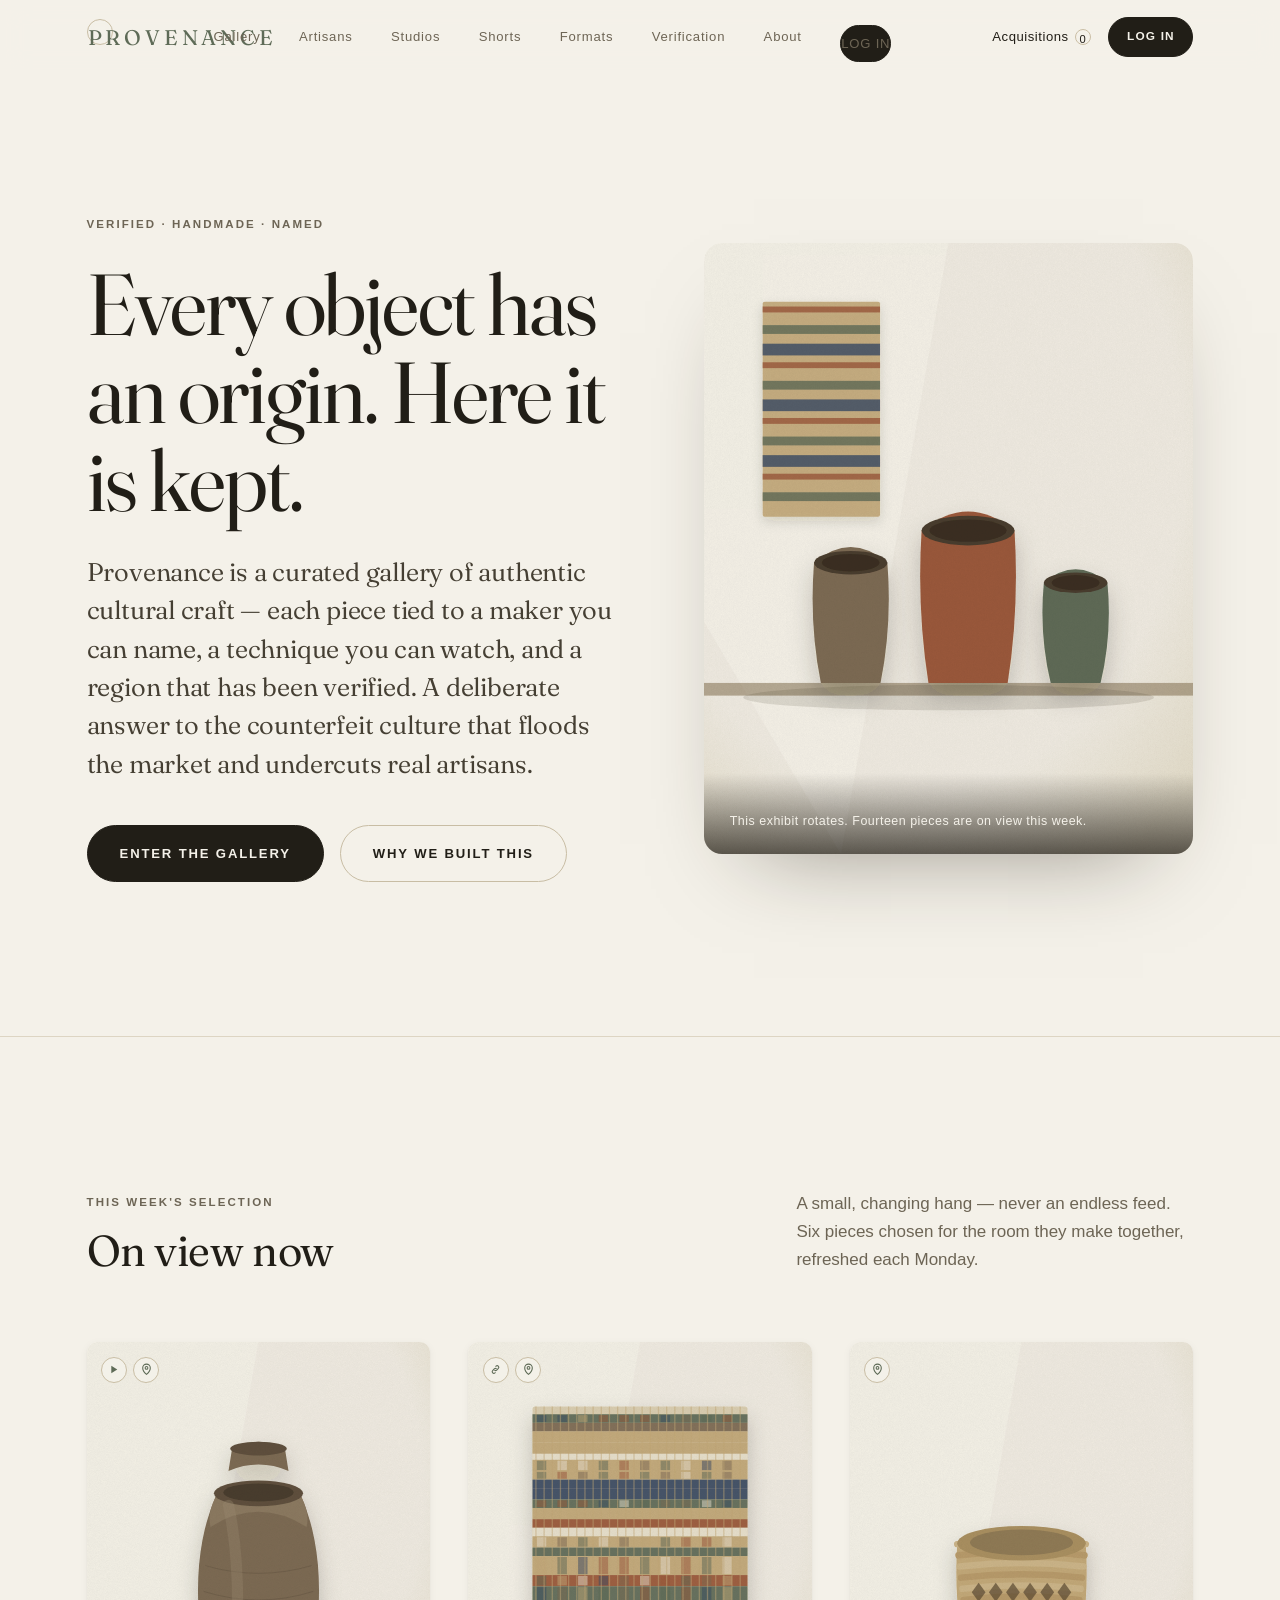
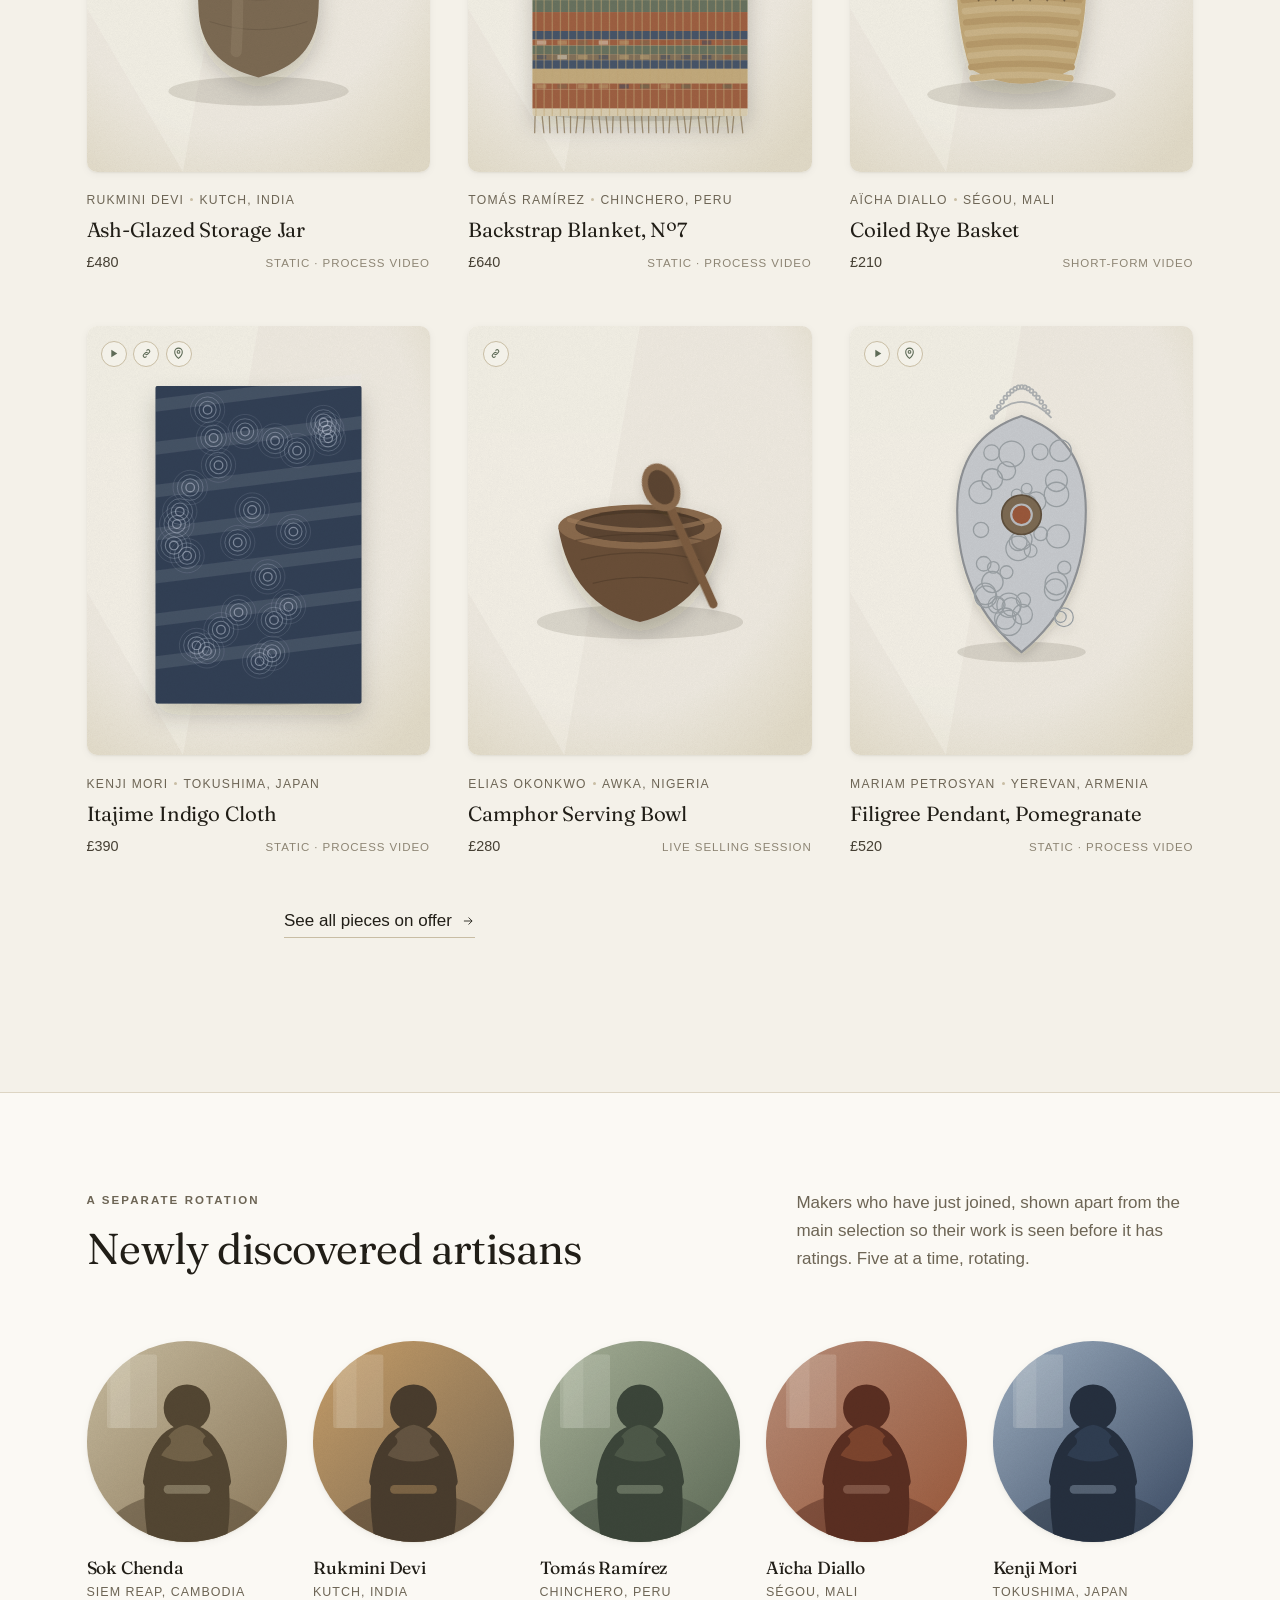
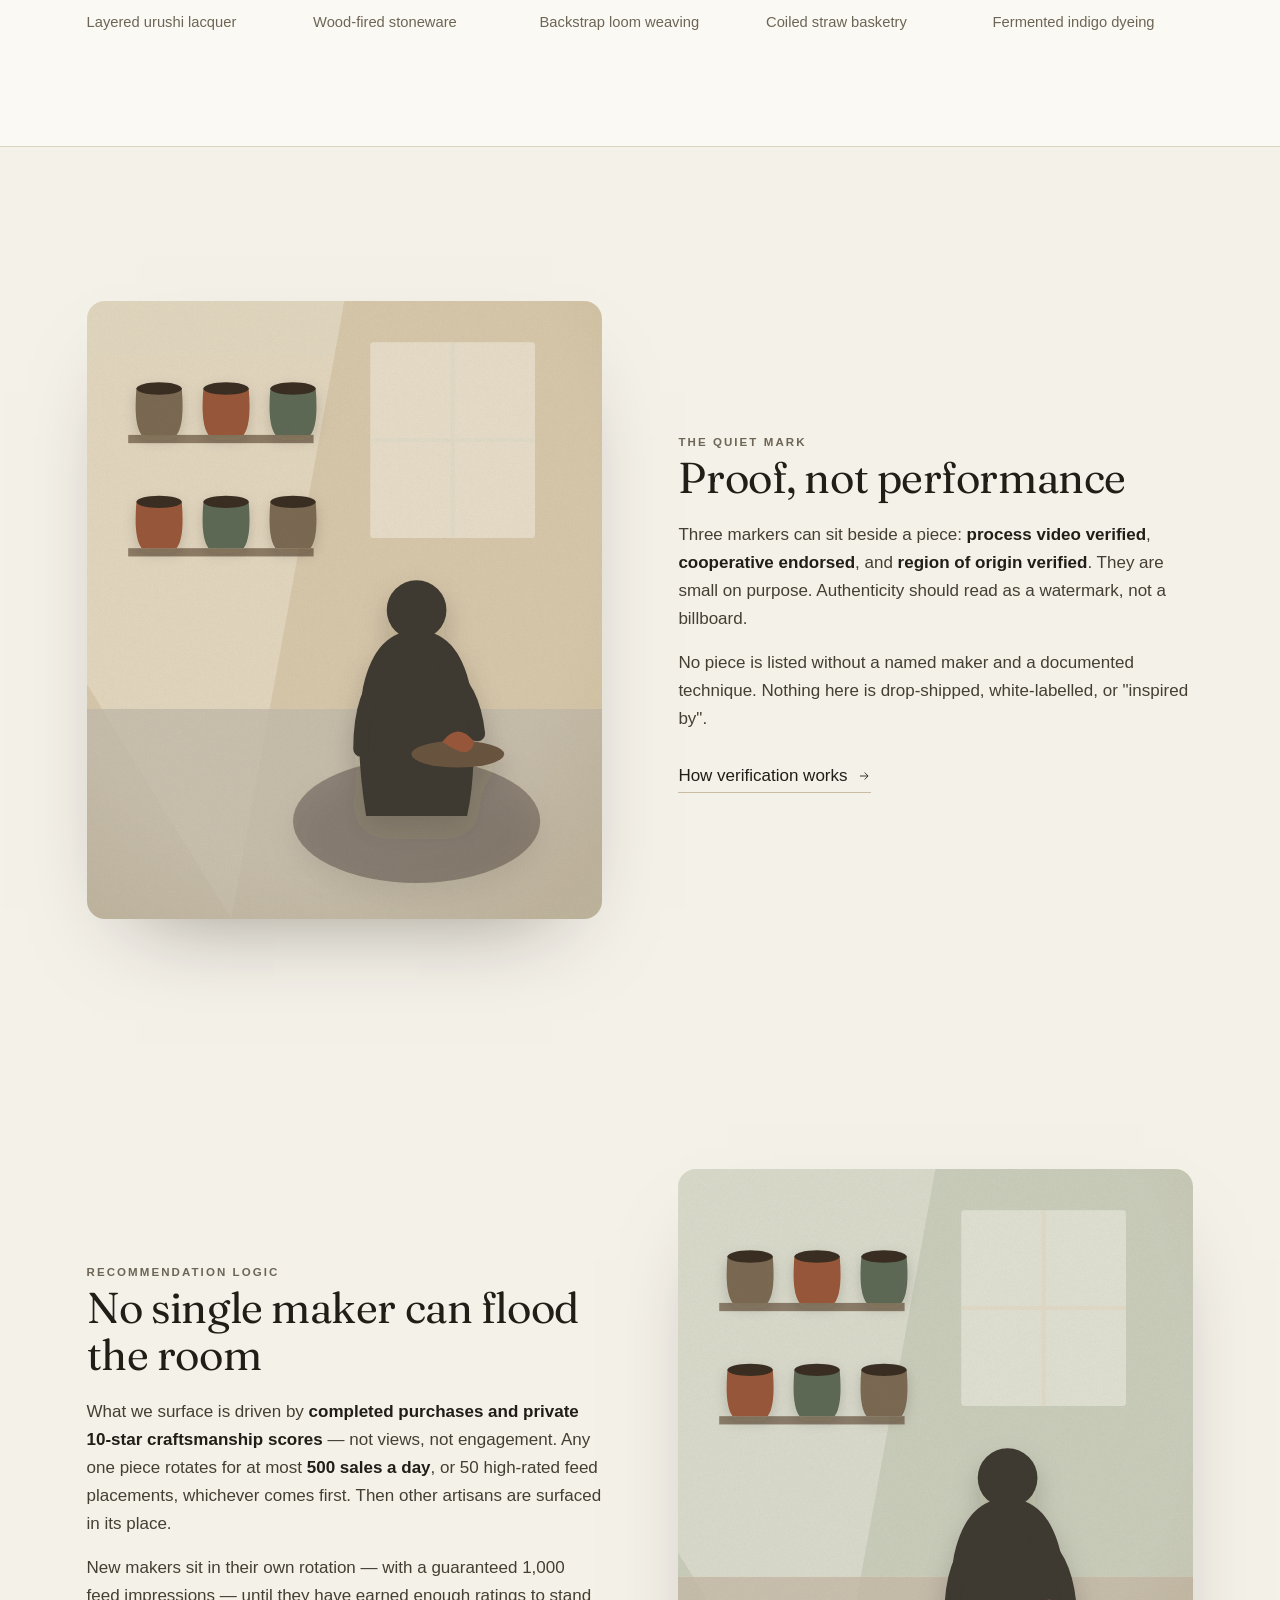
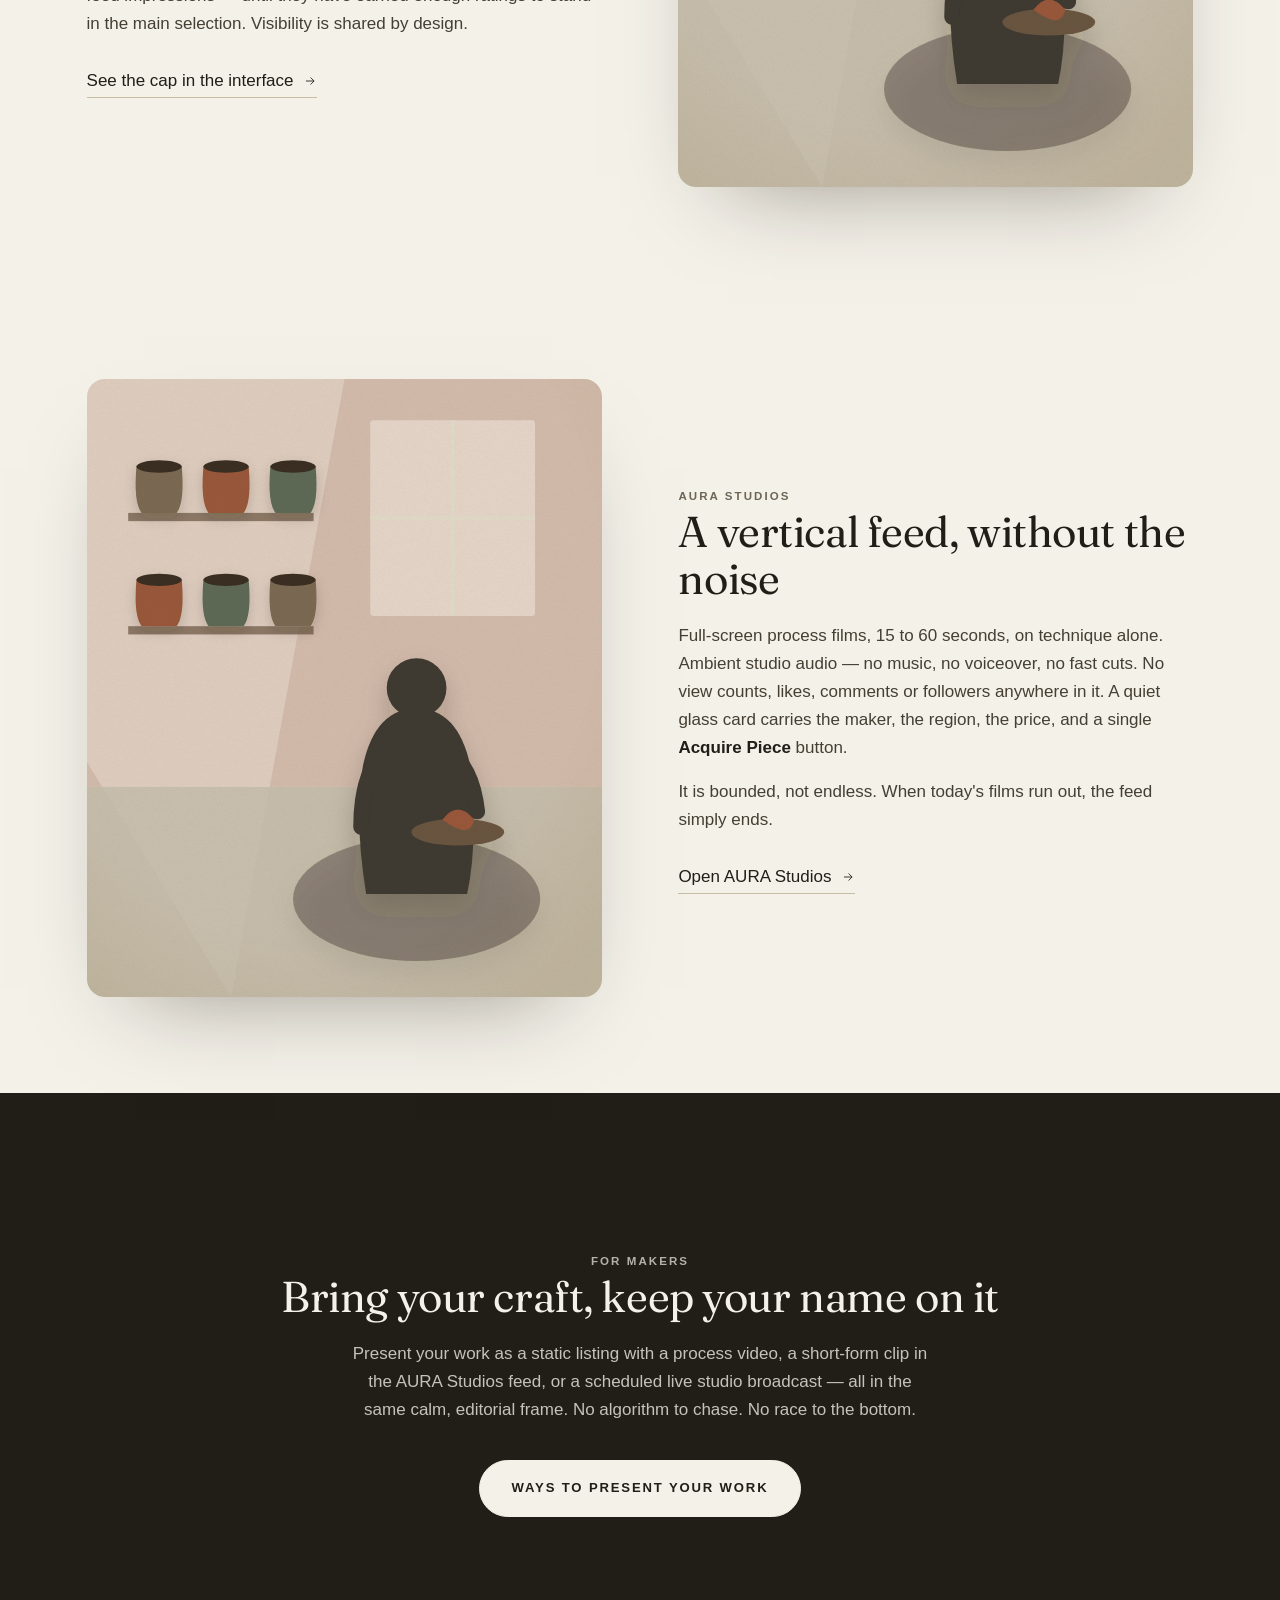
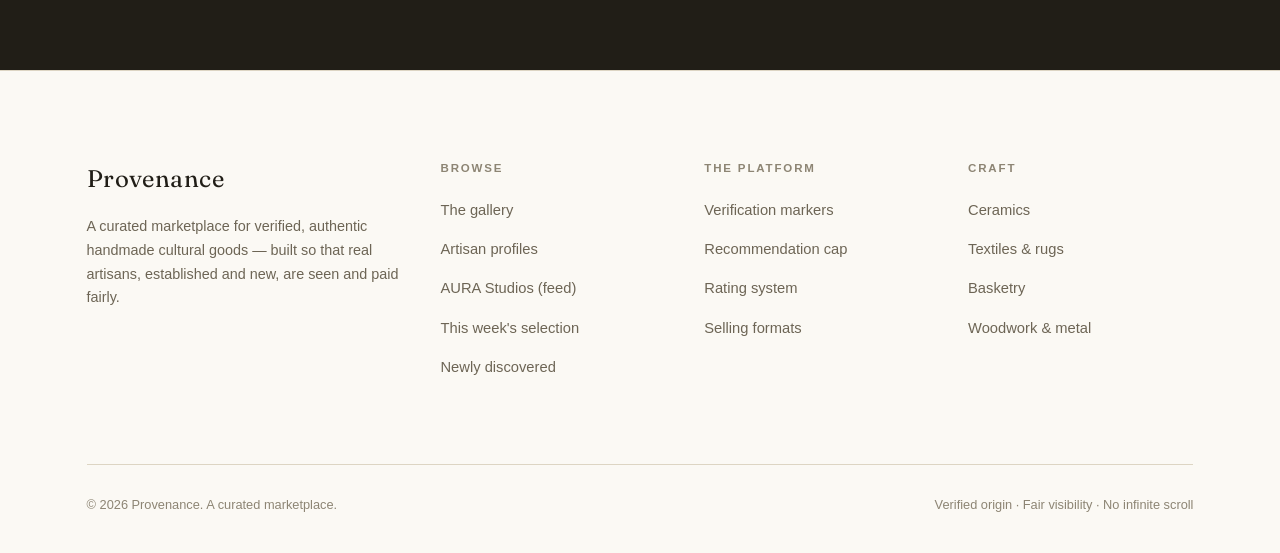
<file: index.html>
<!DOCTYPE html>
<html lang="en">
<head>
<meta charset="utf-8">
<meta name="viewport" content="width=device-width, initial-scale=1">
<title>Provenance — A gallery of verified makers</title>
<meta name="description" content="A curated marketplace of verified, authentic handmade cultural goods. Every piece is tied to a named artisan, a documented technique, and a verified region of origin.">
<meta name="theme-color" content="#f4f1e9">
<link rel="icon" href="assets/img/favicon.svg" type="image/svg+xml">
<link rel="preconnect" href="https://fonts.googleapis.com">
<link rel="preconnect" href="https://fonts.gstatic.com" crossorigin>
<link href="https://fonts.googleapis.com/css2?family=Fraunces:ital,opsz,wght@0,9..144,300..520;1,9..144,300..460&display=swap" rel="stylesheet">
<link rel="stylesheet" href="assets/css/style.css">
<noscript><style>.reveal{opacity:1!important;transform:none!important}</style></noscript>
</head>
<body>
<a class="skip-link" href="#main">Skip to content</a>

<header class="site-header">
  <div class="wrap">
    <nav class="nav" data-open="false" aria-label="Primary">
      <a class="brand" href="index.html"><span class="mark">PROVENANCE</span></a>
      <div class="nav-links" id="nav-links">
        <a href="gallery.html">Gallery</a>
        <a href="artisan.html">Artisans</a>
        <a href="studios.html">Studios</a>
        <a href="formats.html">Formats</a>
        <a href="verification.html">Verification</a>
        <a href="about.html">About</a>
      </div>
      <div style="display:flex;align-items:center;gap:1.1rem">
        <a class="nav-bag" href="gallery.html" aria-label="Your acquisitions"><span class="bag-label">Acquisitions</span> <span class="count">0</span></a>
        <button class="nav-toggle" aria-label="Open menu" aria-expanded="false" aria-controls="nav-links"><span></span><span></span><span></span></button>
      </div>
    </nav>
  </div>
</header>

<main id="main">

  <!-- Hero -->
  <section class="hero">
    <div class="wrap">
      <div class="hero-grid">
        <div class="hero-copy reveal">
          <span class="eyebrow">Verified · Handmade · Named</span>
          <h1 class="display">Every object has an origin. Here it is kept.</h1>
          <p class="lede">Provenance is a curated gallery of authentic cultural craft — each piece tied to a maker you can name, a technique you can watch, and a region that has been verified. A deliberate answer to the counterfeit culture that floods the market and undercuts real artisans.</p>
          <div class="hero-actions">
            <a class="btn" href="gallery.html">Enter the gallery</a>
            <a class="btn btn--ghost" href="about.html">Why we built this</a>
          </div>
        </div>
        <figure class="hero-figure reveal" data-delay="2">
          <img src="assets/img/hero.svg" alt="A still life of wood-fired vessels and a handwoven textile on a workshop shelf" width="1000" height="1250">
          <figcaption>This exhibit rotates. Fourteen pieces are on view this week.</figcaption>
        </figure>
      </div>
    </div>
  </section>

  <hr class="rule">

  <!-- Curated exhibit -->
  <section class="section" id="exhibit">
    <div class="wrap">
      <div class="section-head">
        <div>
          <span class="eyebrow">This week's selection</span>
          <h2>On view now</h2>
        </div>
        <p>A small, changing hang — never an endless feed. Six pieces chosen for the room they make together, refreshed each Monday.</p>
      </div>
      <div class="piece-grid" data-pieces data-limit="6"></div>
      <p class="center" style="margin-top:3rem">
        <a class="link" href="gallery.html">See all pieces on offer <svg class="arrow" viewBox="0 0 24 24" width="14" height="14" fill="none" stroke="currentColor" stroke-width="1.5"><path d="M5 12h14M13 6l6 6-6 6"/></svg></a>
      </p>
    </div>
  </section>

  <!-- Newly Discovered Artisans -->
  <section class="section section--tight manifesto">
    <div class="wrap">
      <div class="section-head">
        <div>
          <span class="eyebrow">A separate rotation</span>
          <h2>Newly discovered artisans</h2>
        </div>
        <p>Makers who have just joined, shown apart from the main selection so their work is seen before it has ratings. Five at a time, rotating.</p>
      </div>
      <div class="discover-row" data-discover data-show="5" aria-label="Newly discovered artisans"></div>
    </div>
  </section>

  <!-- Editorial: verification -->
  <section class="section">
    <div class="wrap">
      <div class="editorial">
        <div class="editorial-media reveal">
          <img src="assets/img/editorial-1.svg" alt="An artisan at a workbench beside a window, shelves of finished vessels behind" width="1000" height="1200">
        </div>
        <div class="editorial-copy reveal" data-delay="1">
          <span class="eyebrow">The quiet mark</span>
          <h2>Proof, not performance</h2>
          <p>Three markers can sit beside a piece: <strong>process video verified</strong>, <strong>cooperative endorsed</strong>, and <strong>region of origin verified</strong>. They are small on purpose. Authenticity should read as a watermark, not a billboard.</p>
          <p>No piece is listed without a named maker and a documented technique. Nothing here is drop-shipped, white-labelled, or "inspired by".</p>
          <a class="link" href="verification.html">How verification works <svg class="arrow" viewBox="0 0 24 24" width="14" height="14" fill="none" stroke="currentColor" stroke-width="1.5"><path d="M5 12h14M13 6l6 6-6 6"/></svg></a>
        </div>
      </div>
    </div>
  </section>

  <!-- Editorial: fair visibility -->
  <section class="section section--tight">
    <div class="wrap">
      <div class="editorial editorial--reverse">
        <div class="editorial-media reveal">
          <img src="assets/img/editorial-2.svg" alt="A weaver seated at a loom in a light-filled room" width="1000" height="1200">
        </div>
        <div class="editorial-copy reveal" data-delay="1">
          <span class="eyebrow">Recommendation logic</span>
          <h2>No single maker can flood the room</h2>
          <p>What we surface is driven by <strong>completed purchases and private 10-star craftsmanship scores</strong> — not views, not engagement. Any one piece rotates for at most <strong>500 sales a day</strong>, or 50 high-rated feed placements, whichever comes first. Then other artisans are surfaced in its place.</p>
          <p>New makers sit in their own rotation — with a guaranteed 1,000 feed impressions — until they have earned enough ratings to stand in the main selection. Visibility is shared by design.</p>
          <a class="link" href="verification.html#recommendation">See the cap in the interface <svg class="arrow" viewBox="0 0 24 24" width="14" height="14" fill="none" stroke="currentColor" stroke-width="1.5"><path d="M5 12h14M13 6l6 6-6 6"/></svg></a>
        </div>
      </div>
    </div>
  </section>

  <!-- AURA Studios -->
  <section class="section section--tight">
    <div class="wrap">
      <div class="editorial">
        <div class="editorial-media reveal">
          <img src="assets/img/video-poster.svg" alt="A maker's hands at work, filmed close, in a light-filled studio" width="1000" height="1200">
        </div>
        <div class="editorial-copy reveal" data-delay="1">
          <span class="eyebrow">AURA Studios</span>
          <h2>A vertical feed, without the noise</h2>
          <p>Full-screen process films, 15 to 60 seconds, on technique alone. Ambient studio audio — no music, no voiceover, no fast cuts. No view counts, likes, comments or followers anywhere in it. A quiet glass card carries the maker, the region, the price, and a single <strong>Acquire Piece</strong> button.</p>
          <p>It is bounded, not endless. When today's films run out, the feed simply ends.</p>
          <a class="link" href="studios.html">Open AURA Studios <svg class="arrow" viewBox="0 0 24 24" width="14" height="14" fill="none" stroke="currentColor" stroke-width="1.5"><path d="M5 12h14M13 6l6 6-6 6"/></svg></a>
        </div>
      </div>
    </div>
  </section>

  <!-- CTA band -->
  <section class="section cta-band">
    <div class="wrap wrap--narrow">
      <span class="eyebrow" style="color:rgba(244,241,233,.7)">For makers</span>
      <h2>Bring your craft, keep your name on it</h2>
      <p>Present your work as a static listing with a process video, a short-form clip in the AURA Studios feed, or a scheduled live studio broadcast — all in the same calm, editorial frame. No algorithm to chase. No race to the bottom.</p>
      <a class="btn" href="formats.html">Ways to present your work</a>
    </div>
  </section>

</main>

<footer class="site-footer">
  <div class="wrap">
    <div class="footer-grid">
      <div>
        <span class="brand">Provenance</span>
        <p>A curated marketplace for verified, authentic handmade cultural goods — built so that real artisans, established and new, are seen and paid fairly.</p>
      </div>
      <div>
        <h5>Browse</h5>
        <ul>
          <li><a href="gallery.html">The gallery</a></li>
          <li><a href="artisan.html">Artisan profiles</a></li>
          <li><a href="studios.html">AURA Studios (feed)</a></li>
          <li><a href="gallery.html#exhibit">This week's selection</a></li>
          <li><a href="index.html#exhibit">Newly discovered</a></li>
        </ul>
      </div>
      <div>
        <h5>The platform</h5>
        <ul>
          <li><a href="verification.html">Verification markers</a></li>
          <li><a href="verification.html#recommendation">Recommendation cap</a></li>
          <li><a href="verification.html#ratings">Rating system</a></li>
          <li><a href="formats.html">Selling formats</a></li>
        </ul>
      </div>
      <div>
        <h5>Craft</h5>
        <ul>
          <li><a href="gallery.html">Ceramics</a></li>
          <li><a href="gallery.html">Textiles &amp; rugs</a></li>
          <li><a href="gallery.html">Basketry</a></li>
          <li><a href="gallery.html">Woodwork &amp; metal</a></li>
        </ul>
      </div>
    </div>
    <div class="footer-base">
      <span>© <span data-year>2026</span> Provenance. A curated marketplace.</span>
      <span>Verified origin · Fair visibility · No infinite scroll</span>
    </div>
  </div>
</footer>

<script src="assets/js/config.js"></script>
<script src="assets/js/idb-store.js" defer></script>
<script src="assets/js/rank.js" defer></script>
<script src="assets/js/data.js" defer></script>
<script src="assets/js/backend.js" defer></script>
<script src="assets/js/main.js" defer></script>
</body>
</html>
</file>
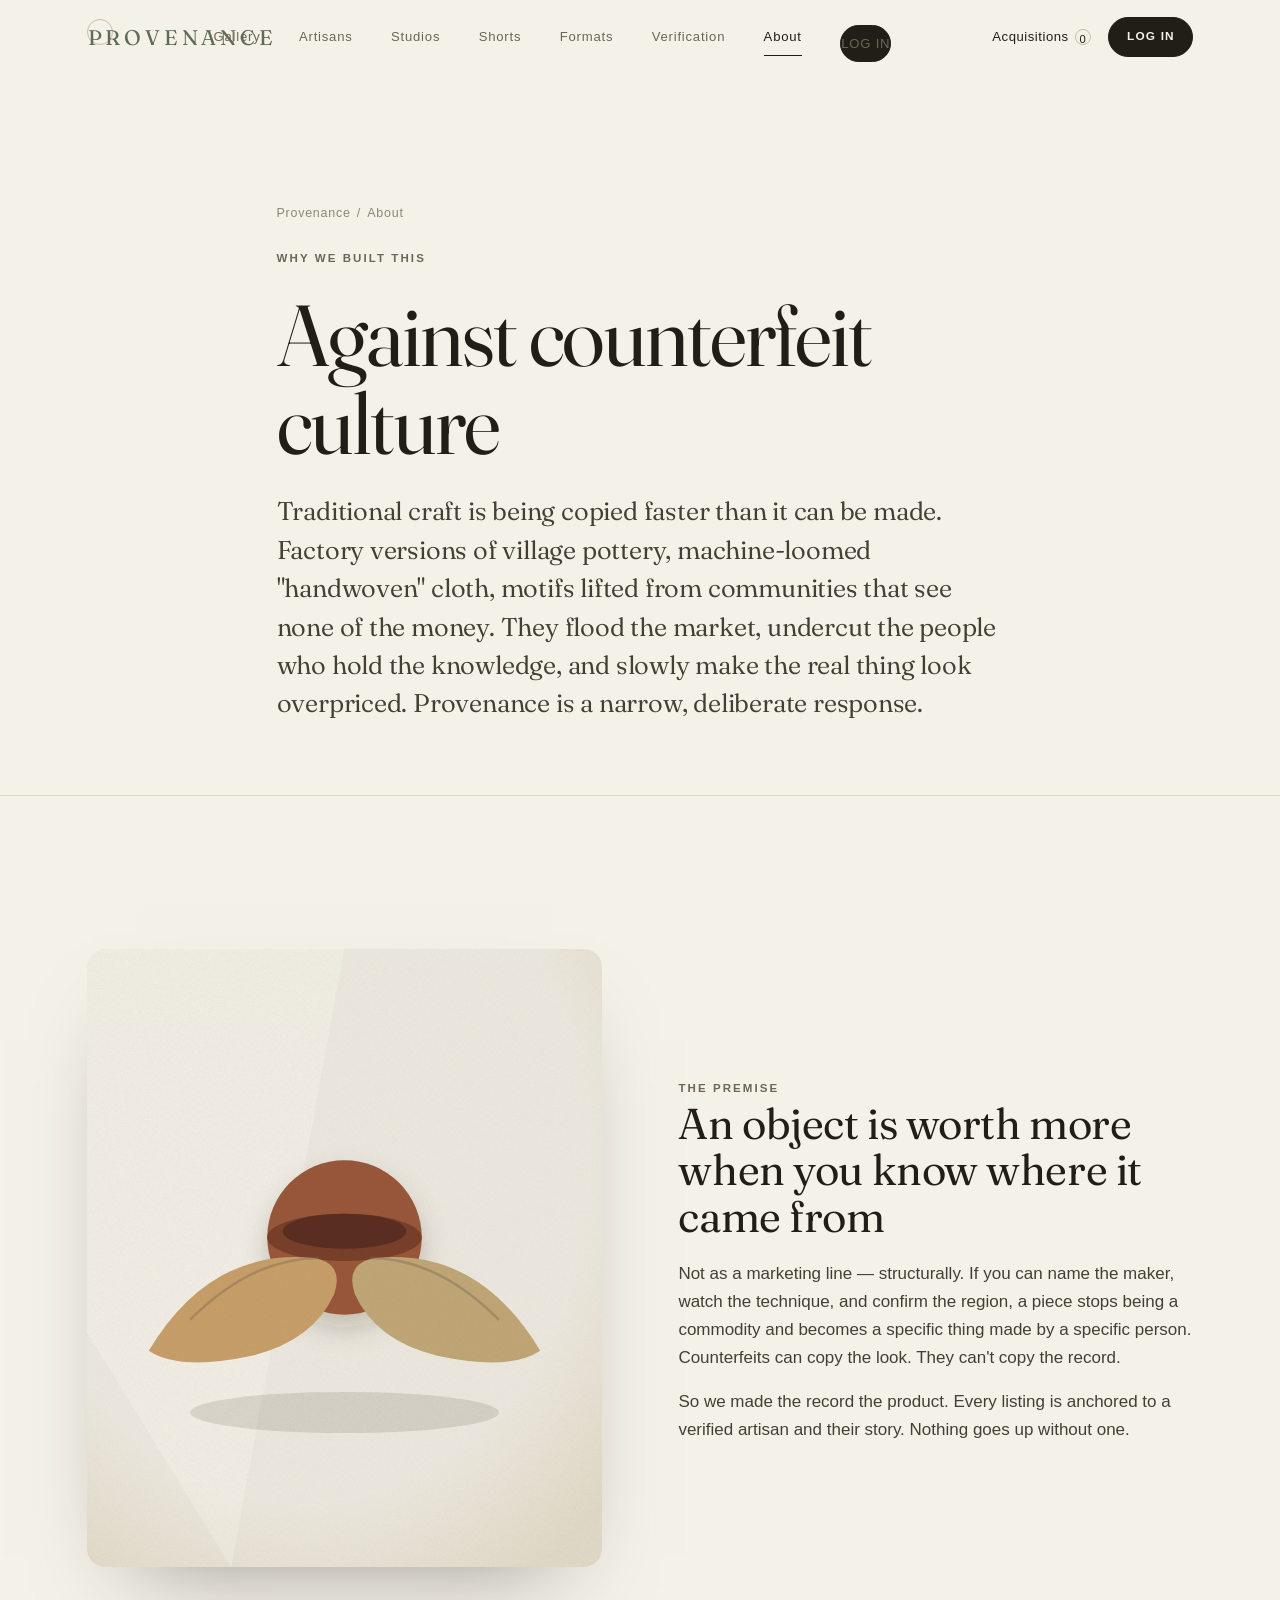
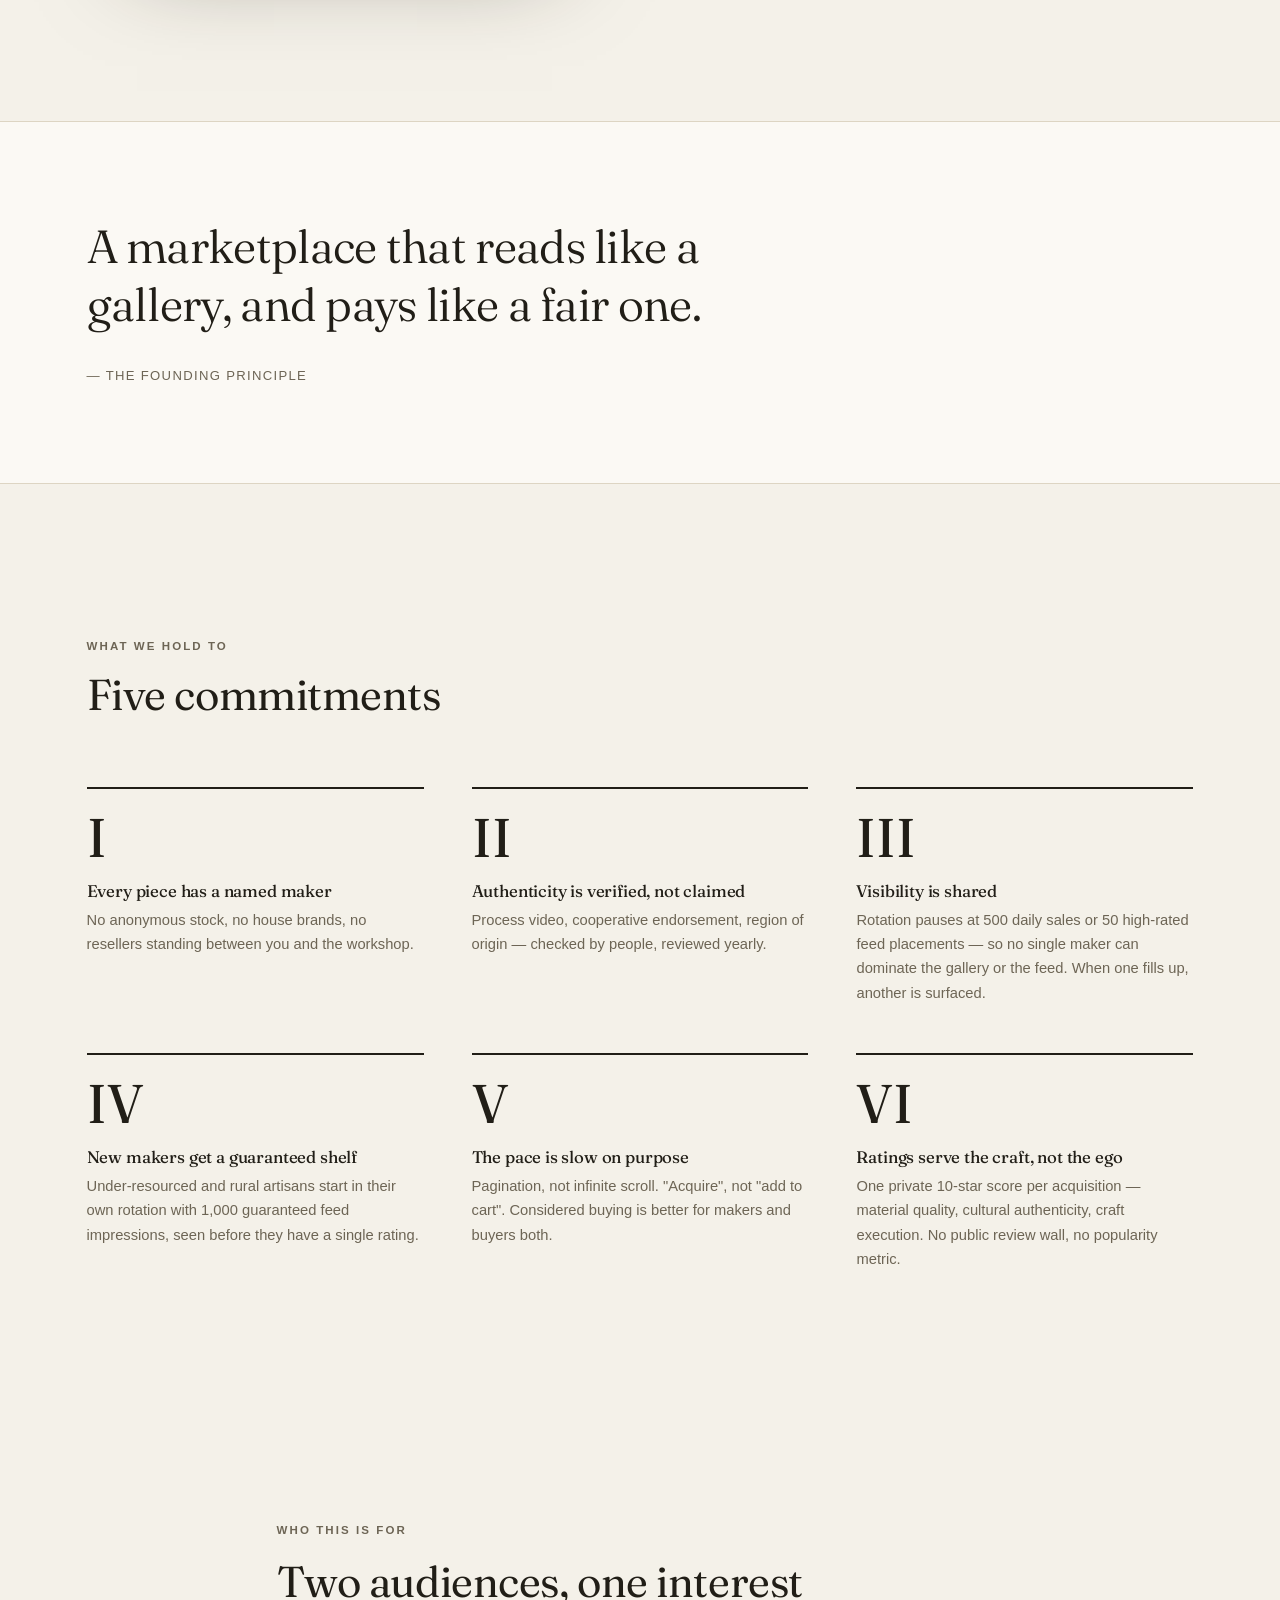
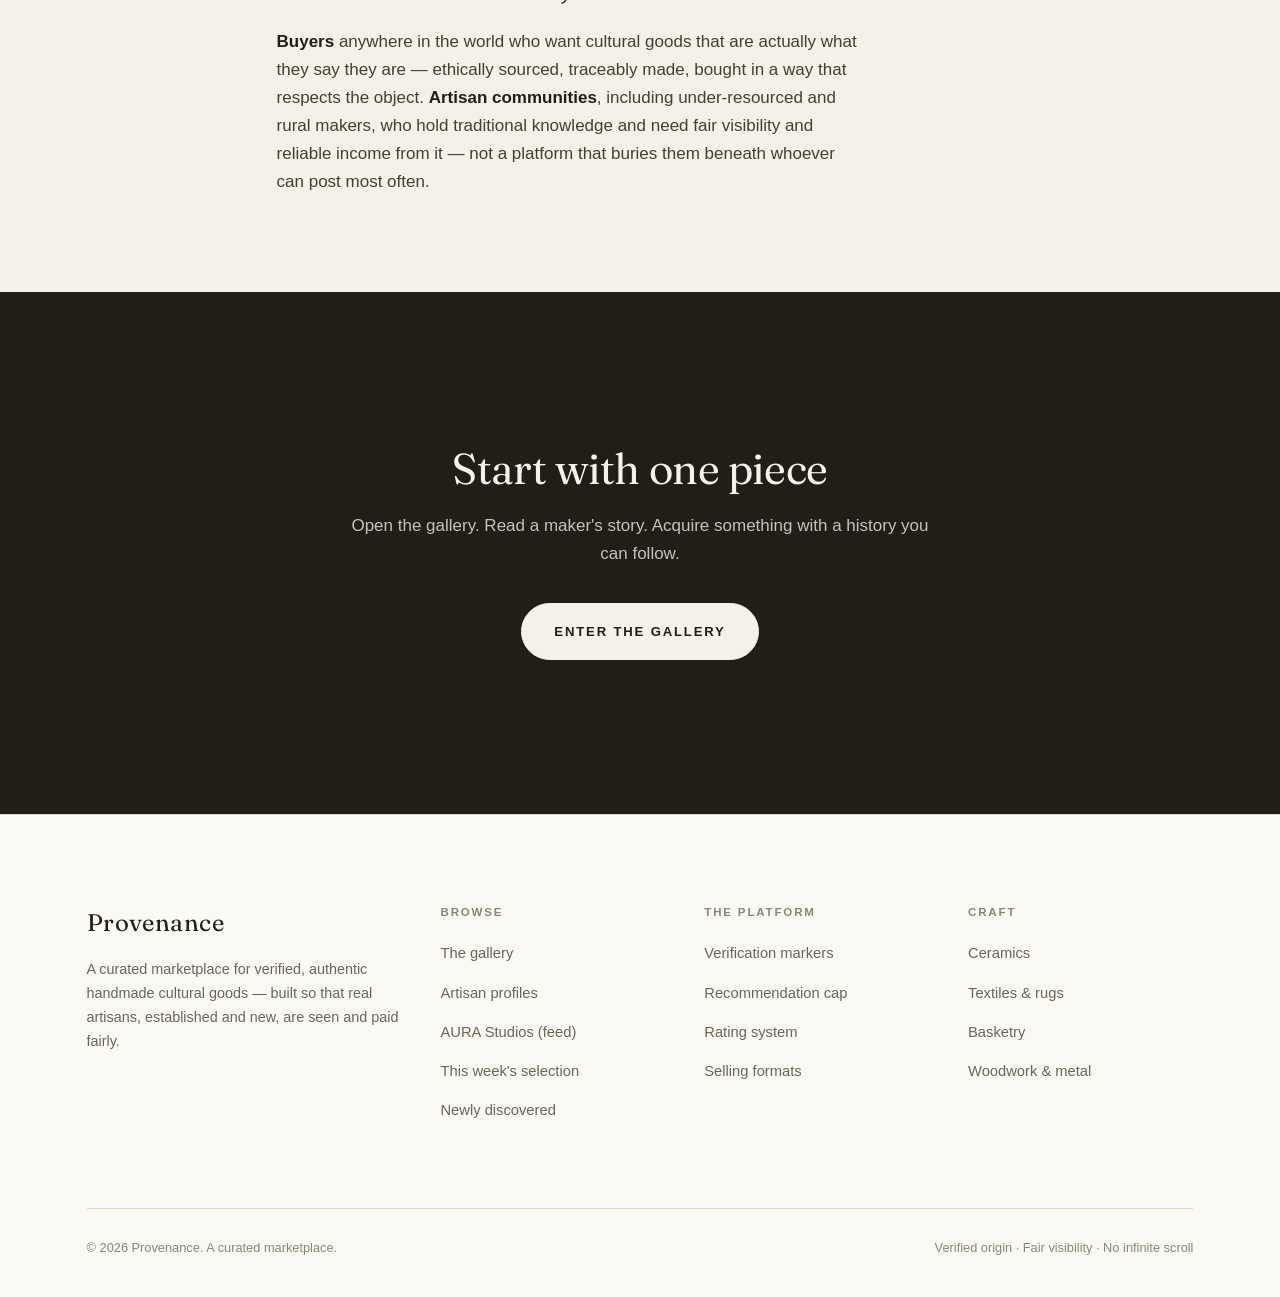
<file: about.html>
<!DOCTYPE html>
<html lang="en">
<head>
<meta charset="utf-8">
<meta name="viewport" content="width=device-width, initial-scale=1">
<title>Why We Built This — Provenance</title>
<meta name="description" content="Provenance exists to protect cultural authenticity and give real artisans — established and under-resourced alike — fair visibility against a market flooded with counterfeit culture.">
<meta name="theme-color" content="#f4f1e9">
<link rel="icon" href="assets/img/favicon.svg" type="image/svg+xml">
<link rel="preconnect" href="https://fonts.googleapis.com">
<link rel="preconnect" href="https://fonts.gstatic.com" crossorigin>
<link href="https://fonts.googleapis.com/css2?family=Fraunces:ital,opsz,wght@0,9..144,300..520;1,9..144,300..460&display=swap" rel="stylesheet">
<link rel="stylesheet" href="assets/css/style.css">
<noscript><style>.reveal{opacity:1!important;transform:none!important}</style></noscript>
</head>
<body>
<a class="skip-link" href="#main">Skip to content</a>

<header class="site-header">
  <div class="wrap">
    <nav class="nav" data-open="false" aria-label="Primary">
      <a class="brand" href="index.html"><span class="mark">PROVENANCE</span></a>
      <div class="nav-links" id="nav-links">
        <a href="gallery.html">Gallery</a>
        <a href="artisan.html">Artisans</a>
        <a href="studios.html">Studios</a>
        <a href="formats.html">Formats</a>
        <a href="verification.html">Verification</a>
        <a href="about.html" aria-current="page">About</a>
      </div>
      <div style="display:flex;align-items:center;gap:1.1rem">
        <a class="nav-bag" href="gallery.html" aria-label="Your acquisitions"><span class="bag-label">Acquisitions</span> <span class="count">0</span></a>
        <button class="nav-toggle" aria-label="Open menu" aria-expanded="false" aria-controls="nav-links"><span></span><span></span><span></span></button>
      </div>
    </nav>
  </div>
</header>

<main id="main">

  <section class="page-intro">
    <div class="wrap wrap--narrow">
      <div class="breadcrumb"><a href="index.html">Provenance</a> <span>/</span> <span>About</span></div>
      <span class="eyebrow">Why we built this</span>
      <h1 class="display">Against counterfeit culture</h1>
      <p class="lede">Traditional craft is being copied faster than it can be made. Factory versions of village pottery, machine-loomed "handwoven" cloth, motifs lifted from communities that see none of the money. They flood the market, undercut the people who hold the knowledge, and slowly make the real thing look overpriced. Provenance is a narrow, deliberate response.</p>
    </div>
  </section>

  <hr class="rule">

  <section class="section">
    <div class="wrap">
      <div class="editorial">
        <div class="editorial-media reveal">
          <img src="assets/img/about-exchange.svg" alt="Two hands passing a finished vessel between them" width="1000" height="1200">
        </div>
        <div class="editorial-copy reveal" data-delay="1">
          <span class="eyebrow">The premise</span>
          <h2>An object is worth more when you know where it came from</h2>
          <p>Not as a marketing line — structurally. If you can name the maker, watch the technique, and confirm the region, a piece stops being a commodity and becomes a specific thing made by a specific person. Counterfeits can copy the look. They can't copy the record.</p>
          <p>So we made the record the product. Every listing is anchored to a verified artisan and their story. Nothing goes up without one.</p>
        </div>
      </div>
    </div>
  </section>

  <section class="section section--tight manifesto">
    <div class="wrap">
      <blockquote>A marketplace that reads like a gallery, and pays like a fair one.</blockquote>
      <div class="who">— The founding principle</div>
    </div>
  </section>

  <section class="section">
    <div class="wrap">
      <div class="section-head">
        <div><span class="eyebrow">What we hold to</span><h2>Five commitments</h2></div>
      </div>
      <div class="stat-grid">
        <div class="stat reveal"><div class="n">I</div><h4>Every piece has a named maker</h4><p>No anonymous stock, no house brands, no resellers standing between you and the workshop.</p></div>
        <div class="stat reveal" data-delay="1"><div class="n">II</div><h4>Authenticity is verified, not claimed</h4><p>Process video, cooperative endorsement, region of origin — checked by people, reviewed yearly.</p></div>
        <div class="stat reveal" data-delay="2"><div class="n">III</div><h4>Visibility is shared</h4><p>Rotation pauses at 500 daily sales or 50 high-rated feed placements — so no single maker can dominate the gallery or the feed. When one fills up, another is surfaced.</p></div>
        <div class="stat reveal"><div class="n">IV</div><h4>New makers get a guaranteed shelf</h4><p>Under-resourced and rural artisans start in their own rotation with 1,000 guaranteed feed impressions, seen before they have a single rating.</p></div>
        <div class="stat reveal" data-delay="1"><div class="n">V</div><h4>The pace is slow on purpose</h4><p>Pagination, not infinite scroll. "Acquire", not "add to cart". Considered buying is better for makers and buyers both.</p></div>
        <div class="stat reveal" data-delay="2"><div class="n">VI</div><h4>Ratings serve the craft, not the ego</h4><p>One private 10-star score per acquisition — material quality, cultural authenticity, craft execution. No public review wall, no popularity metric.</p></div>
      </div>
    </div>
  </section>

  <section class="section section--tight">
    <div class="wrap wrap--narrow">
      <span class="eyebrow" style="display:block;margin-bottom:1.2rem">Who this is for</span>
      <h2>Two audiences, one interest</h2>
      <p class="stack-lg" style="margin-top:1.4rem">
        <span><strong>Buyers</strong> anywhere in the world who want cultural goods that are actually what they say they are — ethically sourced, traceably made, bought in a way that respects the object.</span>
        <span><strong>Artisan communities</strong>, including under-resourced and rural makers, who hold traditional knowledge and need fair visibility and reliable income from it — not a platform that buries them beneath whoever can post most often.</span>
      </p>
    </div>
  </section>

  <section class="section cta-band">
    <div class="wrap wrap--narrow">
      <h2>Start with one piece</h2>
      <p>Open the gallery. Read a maker's story. Acquire something with a history you can follow.</p>
      <a class="btn" href="gallery.html">Enter the gallery</a>
    </div>
  </section>

</main>

<footer class="site-footer">
  <div class="wrap">
    <div class="footer-grid">
      <div>
        <span class="brand">Provenance</span>
        <p>A curated marketplace for verified, authentic handmade cultural goods — built so that real artisans, established and new, are seen and paid fairly.</p>
      </div>
      <div>
        <h5>Browse</h5>
        <ul>
          <li><a href="gallery.html">The gallery</a></li>
          <li><a href="artisan.html">Artisan profiles</a></li>
          <li><a href="studios.html">AURA Studios (feed)</a></li>
          <li><a href="index.html#exhibit">This week's selection</a></li>
          <li><a href="index.html">Newly discovered</a></li>
        </ul>
      </div>
      <div>
        <h5>The platform</h5>
        <ul>
          <li><a href="verification.html">Verification markers</a></li>
          <li><a href="verification.html#recommendation">Recommendation cap</a></li>
          <li><a href="verification.html#ratings">Rating system</a></li>
          <li><a href="formats.html">Selling formats</a></li>
        </ul>
      </div>
      <div>
        <h5>Craft</h5>
        <ul>
          <li><a href="gallery.html">Ceramics</a></li>
          <li><a href="gallery.html">Textiles &amp; rugs</a></li>
          <li><a href="gallery.html">Basketry</a></li>
          <li><a href="gallery.html">Woodwork &amp; metal</a></li>
        </ul>
      </div>
    </div>
    <div class="footer-base">
      <span>© <span data-year>2026</span> Provenance. A curated marketplace.</span>
      <span>Verified origin · Fair visibility · No infinite scroll</span>
    </div>
  </div>
</footer>

<script src="assets/js/config.js"></script>
<script src="assets/js/idb-store.js" defer></script>
<script src="assets/js/rank.js" defer></script>
<script src="assets/js/data.js" defer></script>
<script src="assets/js/backend.js" defer></script>
<script src="assets/js/main.js" defer></script>
</body>
</html>
</file>
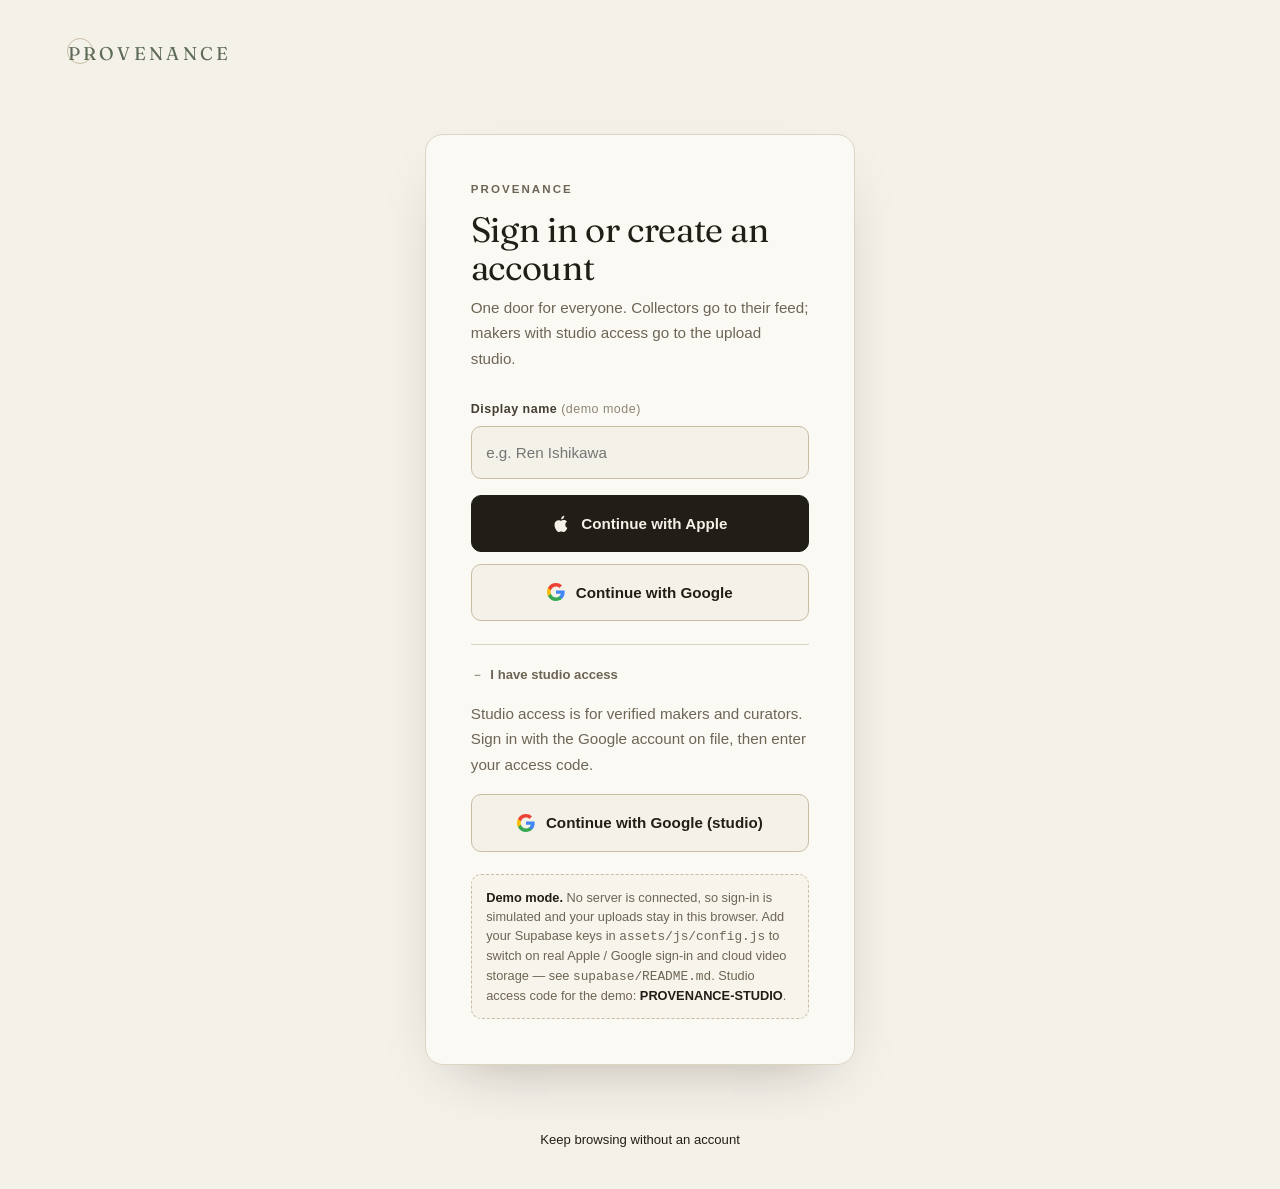
<file: admin.html>
<!DOCTYPE html>
<html lang="en">
<head>
<meta charset="utf-8">
<meta name="viewport" content="width=device-width, initial-scale=1">
<title>Studio — Provenance</title>
<meta name="description" content="Provenance Studio — publish short maker films to the Shorts feed and manage what's live.">
<meta name="theme-color" content="#f4f1e9">
<meta name="robots" content="noindex">
<link rel="icon" href="assets/img/favicon.svg" type="image/svg+xml">
<link rel="preconnect" href="https://fonts.googleapis.com">
<link rel="preconnect" href="https://fonts.gstatic.com" crossorigin>
<link href="https://fonts.googleapis.com/css2?family=Fraunces:ital,opsz,wght@0,9..144,300..520;1,9..144,300..460&display=swap" rel="stylesheet">
<link rel="stylesheet" href="assets/css/style.css">
</head>
<body class="admin">
<a class="skip-link" href="#studio-main">Skip to content</a>

<div class="admin-shell">
  <header class="admin-head">
    <a class="brand" href="index.html"><span class="mark">PROVENANCE</span> Studio</a>
    <div class="who">
      <span class="badge">Studio</span>
      <span data-who-name>—</span>
      <a class="link" href="feed.html" style="border:none">View feed</a>
      <button class="text-btn" data-signout type="button">Sign out</button>
    </div>
  </header>

  <main class="admin-main" id="studio-main">
    <!-- Upload -->
    <section class="panel" aria-labelledby="publish-title">
      <h2 id="publish-title">Publish a film</h2>
      <p class="sub">15–60 seconds of technique. It enters the ranked feed for collectors whose taste it matches.</p>

      <form id="upload-form" novalidate>
        <div class="dropzone" data-dropzone tabindex="0" role="button" aria-label="Choose a video file">
          <strong data-dz-title>Drop a video here, or choose a file</strong>
          <span data-dz-hint>MP4 or WebM · up to ~200 MB</span>
          <input type="file" accept="video/*" hidden data-file>
          <div data-dz-preview hidden></div>
        </div>

        <div class="field" style="margin-top:1.2rem">
          <label for="f-maker">Maker</label>
          <input type="text" id="f-maker" required autocomplete="off">
        </div>
        <div class="field">
          <label for="f-title">Piece title</label>
          <input type="text" id="f-title" required autocomplete="off">
        </div>
        <div class="field">
          <label for="f-technique">Technique</label>
          <input type="text" id="f-technique" placeholder="e.g. Wheel-thrown, wood-fired" autocomplete="off">
        </div>
        <div class="field">
          <label for="f-region">Region</label>
          <input type="text" id="f-region" placeholder="e.g. Kutch, India" autocomplete="off">
        </div>
        <div class="field">
          <label for="f-price">Price</label>
          <input type="text" id="f-price" placeholder="e.g. £480" autocomplete="off">
        </div>
        <div class="field">
          <label for="f-craft">Craft</label>
          <select id="f-craft">
            <option value="ceramics">Ceramics</option>
            <option value="textiles">Textiles</option>
            <option value="basketry">Basketry</option>
            <option value="woodwork">Woodwork</option>
            <option value="metal">Metal &amp; silver</option>
            <option value="lacquer">Lacquer</option>
            <option value="glass">Glass</option>
            <option value="leather">Leather</option>
            <option value="stone">Stone &amp; carving</option>
          </select>
        </div>
        <div class="field">
          <label for="f-tags-input">Style tags <span class="hint" style="font-weight:400">(press Enter to add — e.g. minimal, earthy, process-led)</span></label>
          <div class="chip-input" data-chips>
            <input type="text" id="f-tags-input" autocomplete="off" placeholder="Add a tag">
          </div>
        </div>
        <div class="field">
          <label for="f-status">Visibility</label>
          <select id="f-status">
            <option value="published">Publish to the feed now</option>
            <option value="draft">Save as draft</option>
          </select>
        </div>

        <p class="field-error" data-upload-error></p>
        <div class="progress-bar" data-progress><i></i></div>

        <button class="btn btn--block" data-submit type="submit" style="margin-top:1.2rem">Publish film</button>
      </form>
    </section>

    <!-- Library -->
    <section class="panel" aria-labelledby="library-title">
      <h2 id="library-title">Films</h2>
      <p class="sub" data-library-sub>Everything published or drafted to the feed.</p>
      <div class="admin-list" data-list>
        <div class="admin-empty">Loading…</div>
      </div>
    </section>
  </main>
</div>

<div class="toast" data-toast role="status" aria-live="polite"></div>

<div class="modal-scrim" data-confirm-scrim>
  <div class="modal" role="dialog" aria-modal="true" aria-labelledby="confirm-title">
    <h3 id="confirm-title">Remove this film?</h3>
    <p data-confirm-body>This takes it out of the feed for everyone. It can't be undone.</p>
    <div class="modal-actions">
      <button class="btn btn--ghost" data-confirm-cancel type="button">Keep it</button>
      <button class="btn btn--danger" data-confirm-ok type="button">Remove</button>
    </div>
  </div>
</div>

<script src="assets/js/config.js"></script>
<script src="assets/js/idb-store.js" defer></script>
<script src="assets/js/rank.js" defer></script>
<script src="assets/js/data.js" defer></script>
<script src="assets/js/backend.js" defer></script>
<script src="assets/js/admin.js" defer></script>
</body>
</html>
</file>
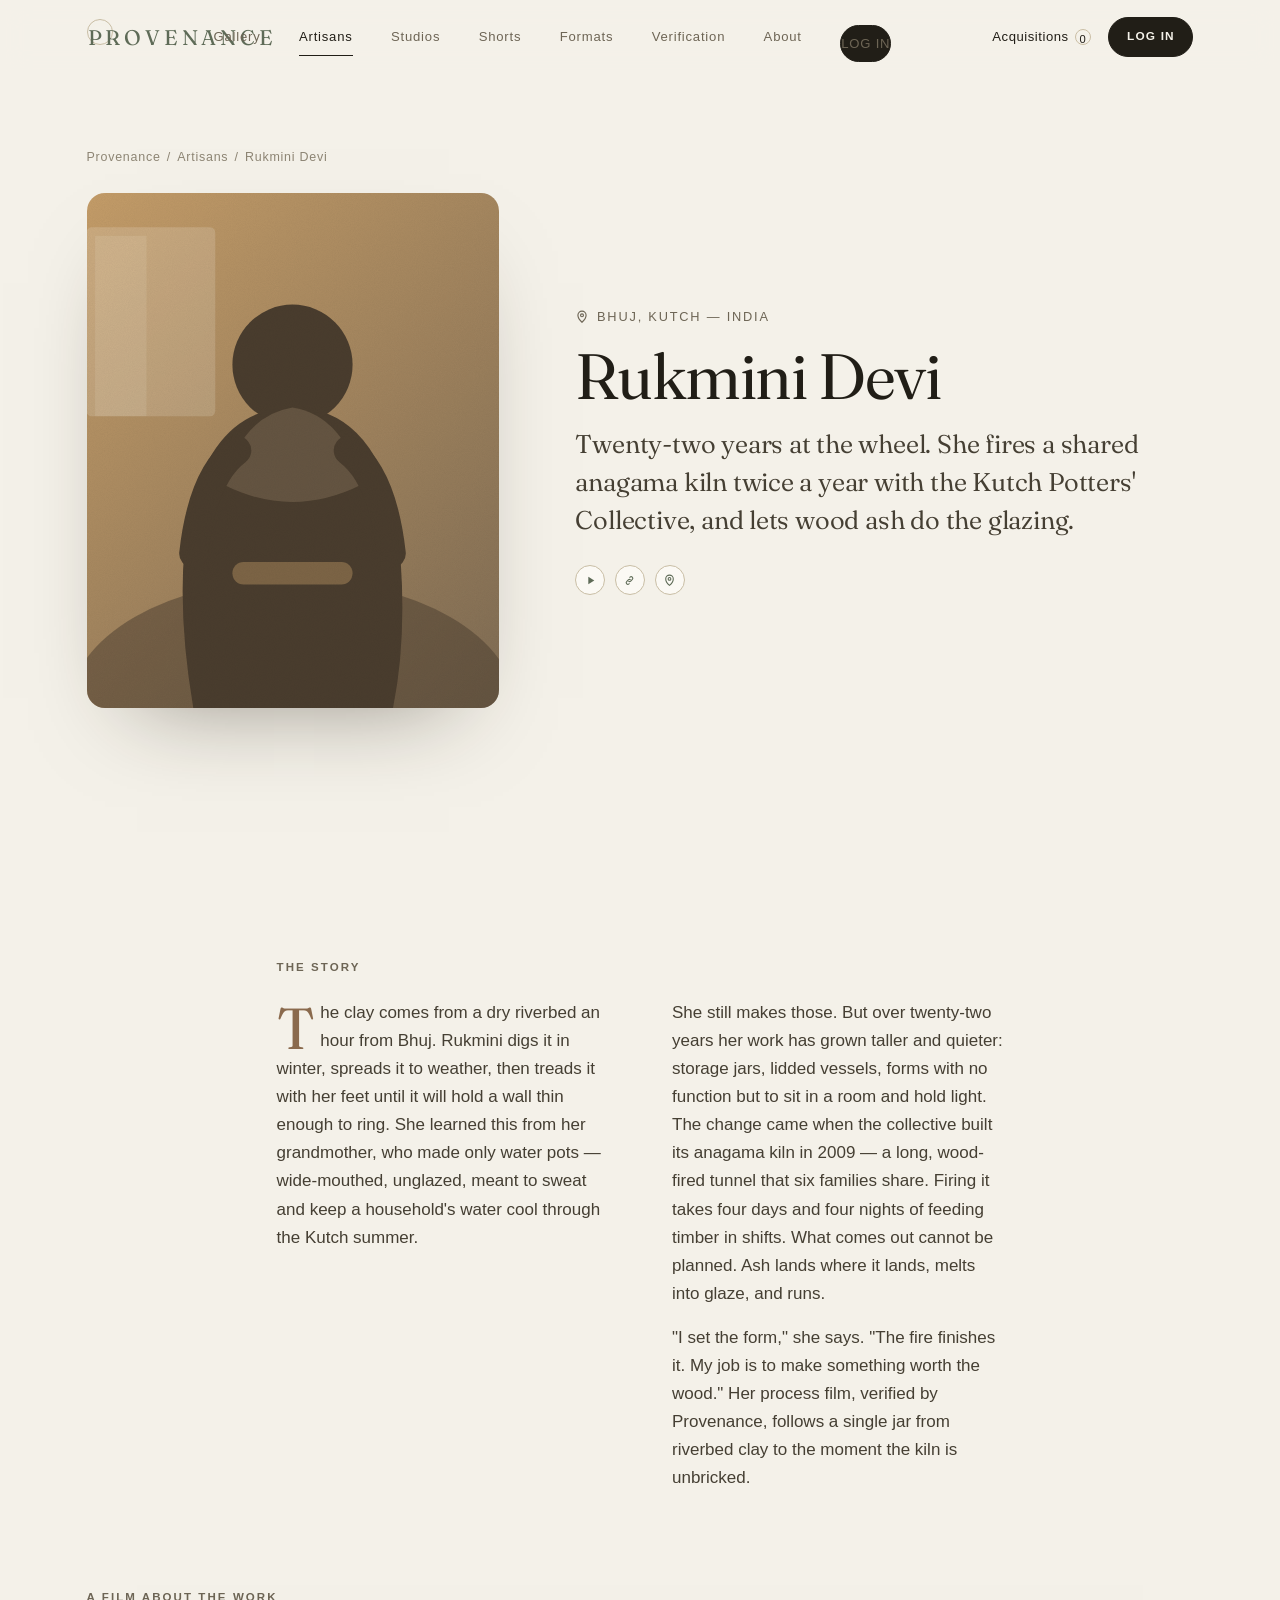
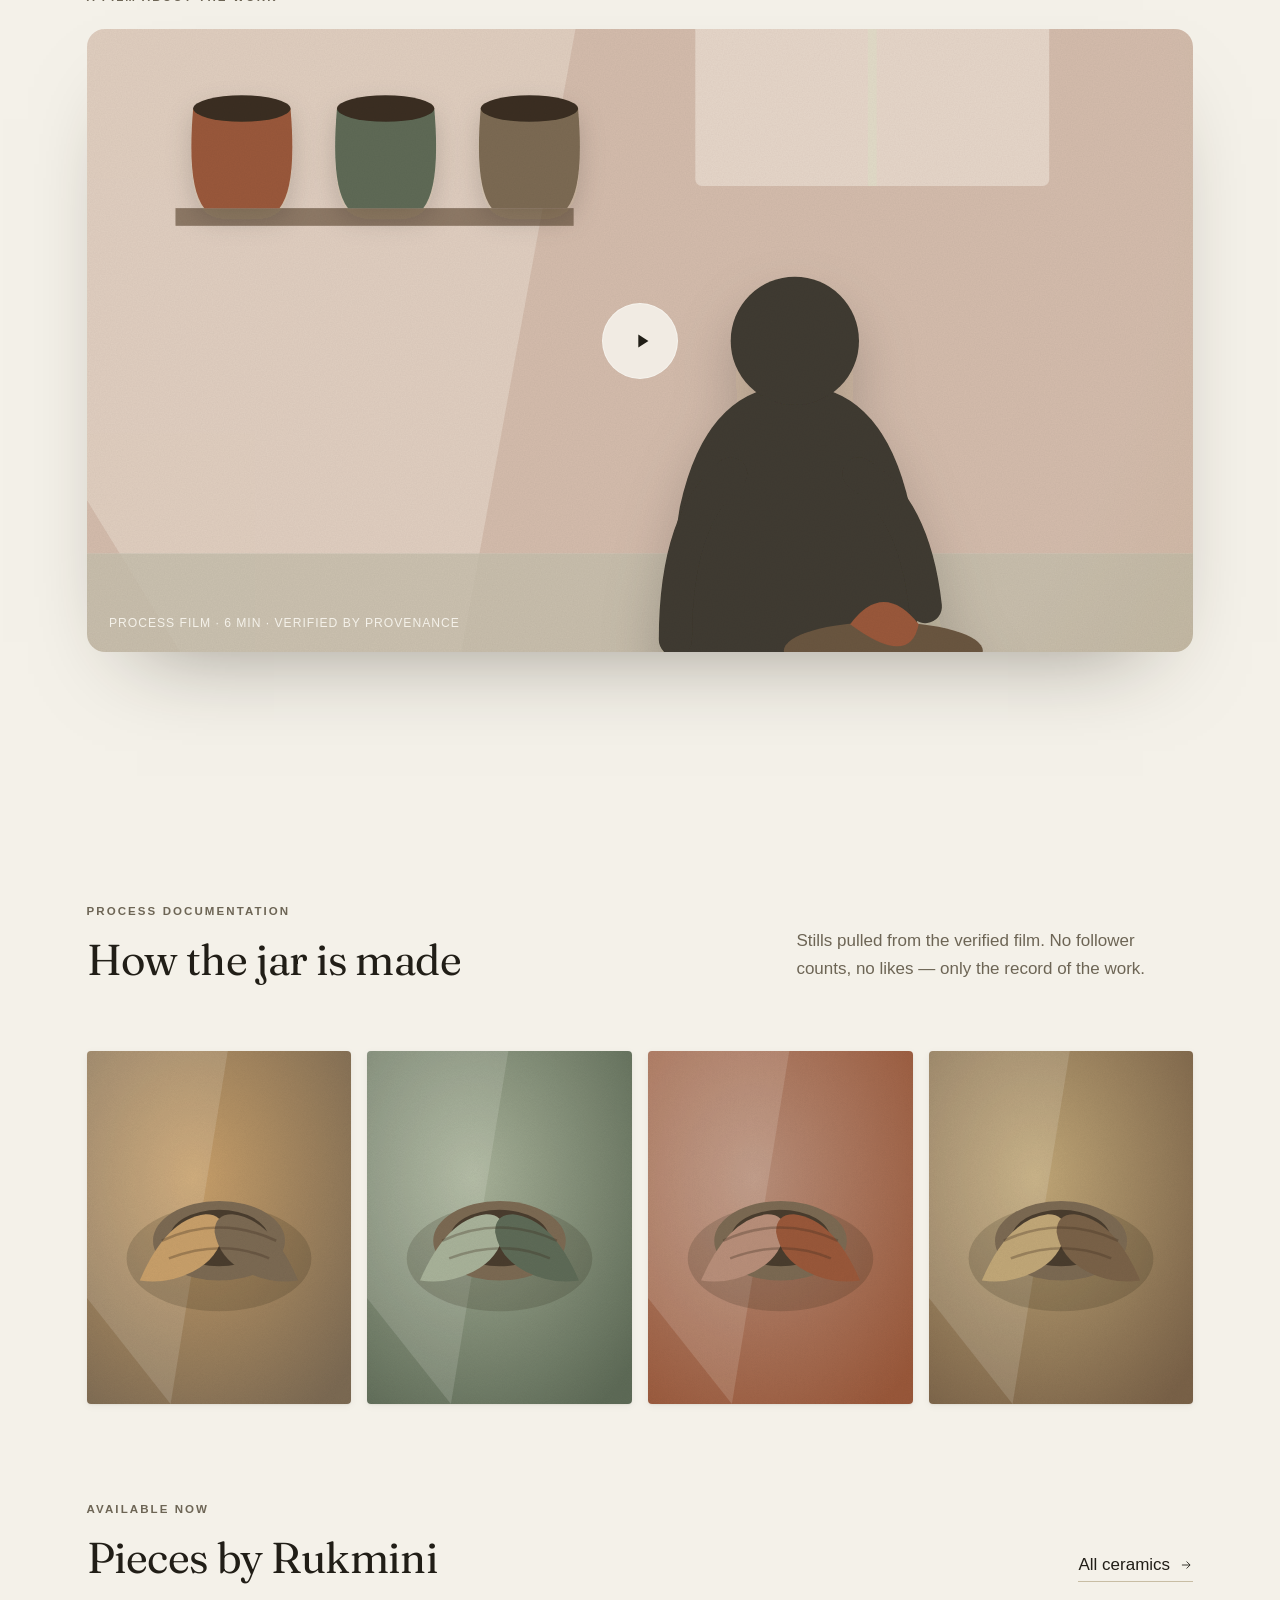
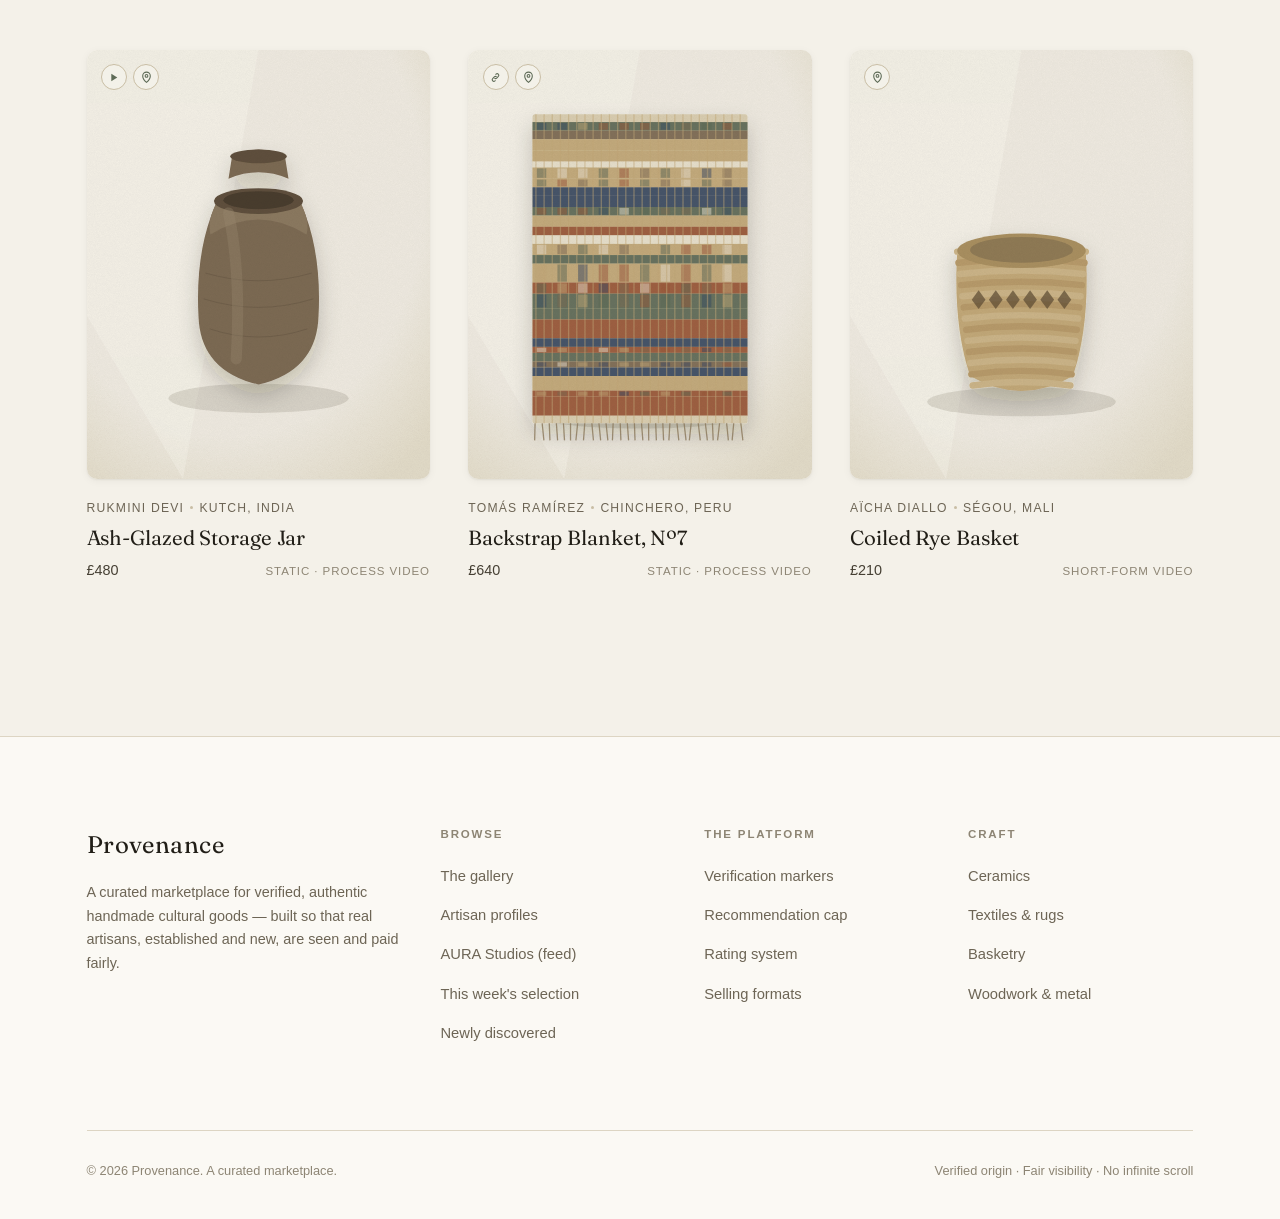
<file: artisan.html>
<!DOCTYPE html>
<html lang="en">
<head>
<meta charset="utf-8">
<meta name="viewport" content="width=device-width, initial-scale=1">
<title>Rukmini Devi — Provenance</title>
<meta name="description" content="An editorial profile of Rukmini Devi, a potter from Bhuj, Kutch. Twenty-two years at the wheel, wood-firing a shared anagama kiln with the Kutch Potters' Collective.">
<meta name="theme-color" content="#f4f1e9">
<link rel="icon" href="assets/img/favicon.svg" type="image/svg+xml">
<link rel="preconnect" href="https://fonts.googleapis.com">
<link rel="preconnect" href="https://fonts.gstatic.com" crossorigin>
<link href="https://fonts.googleapis.com/css2?family=Fraunces:ital,opsz,wght@0,9..144,300..520;1,9..144,300..460&display=swap" rel="stylesheet">
<link rel="stylesheet" href="assets/css/style.css">
<noscript><style>.reveal{opacity:1!important;transform:none!important}</style></noscript>
</head>
<body>
<a class="skip-link" href="#main">Skip to content</a>

<header class="site-header">
  <div class="wrap">
    <nav class="nav" data-open="false" aria-label="Primary">
      <a class="brand" href="index.html"><span class="mark">PROVENANCE</span></a>
      <div class="nav-links" id="nav-links">
        <a href="gallery.html">Gallery</a>
        <a href="artisan.html" aria-current="page">Artisans</a>
        <a href="studios.html">Studios</a>
        <a href="formats.html">Formats</a>
        <a href="verification.html">Verification</a>
        <a href="about.html">About</a>
      </div>
      <div style="display:flex;align-items:center;gap:1.1rem">
        <a class="nav-bag" href="gallery.html" aria-label="Your acquisitions"><span class="bag-label">Acquisitions</span> <span class="count">0</span></a>
        <button class="nav-toggle" aria-label="Open menu" aria-expanded="false" aria-controls="nav-links"><span></span><span></span><span></span></button>
      </div>
    </nav>
  </div>
</header>

<main id="main">

  <section class="section" style="padding-top:clamp(40px,7vw,72px)">
    <div class="wrap">
      <div class="breadcrumb"><a href="index.html">Provenance</a> <span>/</span> <a href="gallery.html">Artisans</a> <span>/</span> <span>Rukmini Devi</span></div>

      <div class="artisan-hero">
        <div class="portrait reveal">
          <img src="assets/img/maker-1.svg" alt="Rukmini Devi seated at her potter's wheel by a workshop window" width="600" height="600">
        </div>
        <div class="reveal" data-delay="1">
          <div class="region">
            <svg viewBox="0 0 24 24" width="14" height="14" fill="none" stroke="currentColor" stroke-width="2"><path d="M12 21s7-6.3 7-12A7 7 0 0 0 5 9c0 5.7 7 12 7 12z"/><circle cx="12" cy="9" r="2.5"/></svg>
            Bhuj, Kutch — India
          </div>
          <h1 class="display" style="font-size:clamp(2.4rem,6vw,4rem)">Rukmini Devi</h1>
          <p class="lede">Twenty-two years at the wheel. She fires a shared anagama kiln twice a year with the Kutch Potters' Collective, and lets wood ash do the glazing.</p>
          <div class="marks-inline" aria-label="Verification">
            <span class="mark mark--inline" role="img" aria-label="Process video verified" title="Process video verified"><svg viewBox="0 0 24 24" fill="currentColor"><path d="M8 5v14l11-7z"/></svg></span>
            <span class="mark mark--inline" role="img" aria-label="Endorsed by the Kutch Potters' Collective" title="Endorsed by the Kutch Potters' Collective"><svg viewBox="0 0 24 24" fill="none" stroke="currentColor" stroke-width="2"><path d="M10 13a3 3 0 0 0 4.24 0l3-3a3 3 0 0 0-4.24-4.24l-1 1"/><path d="M14 11a3 3 0 0 0-4.24 0l-3 3a3 3 0 0 0 4.24 4.24l1-1"/></svg></span>
            <span class="mark mark--inline" role="img" aria-label="Region of origin verified" title="Region of origin verified"><svg viewBox="0 0 24 24" fill="none" stroke="currentColor" stroke-width="2"><path d="M12 21s7-6.3 7-12A7 7 0 0 0 5 9c0 5.7 7 12 7 12z"/><circle cx="12" cy="9" r="2.5"/></svg></span>
          </div>
        </div>
      </div>
    </div>
  </section>

  <section class="section section--tight">
    <div class="wrap wrap--narrow">
      <span class="eyebrow" style="display:block;margin-bottom:1.4rem">The story</span>
      <div class="story reveal">
        <p>The clay comes from a dry riverbed an hour from Bhuj. Rukmini digs it in winter, spreads it to weather, then treads it with her feet until it will hold a wall thin enough to ring. She learned this from her grandmother, who made only water pots — wide-mouthed, unglazed, meant to sweat and keep a household's water cool through the Kutch summer.</p>
        <p>She still makes those. But over twenty-two years her work has grown taller and quieter: storage jars, lidded vessels, forms with no function but to sit in a room and hold light. The change came when the collective built its anagama kiln in 2009 — a long, wood-fired tunnel that six families share. Firing it takes four days and four nights of feeding timber in shifts. What comes out cannot be planned. Ash lands where it lands, melts into glaze, and runs.</p>
        <p>"I set the form," she says. "The fire finishes it. My job is to make something worth the wood." Her process film, verified by Provenance, follows a single jar from riverbed clay to the moment the kiln is unbricked.</p>
      </div>
    </div>
  </section>

  <section class="section" style="padding-top:0">
    <div class="wrap">
      <span class="eyebrow" style="display:block;margin-bottom:1.4rem">A film about the work</span>
      <div class="video-frame reveal" role="img" aria-label="Process film — four days at the anagama kiln (poster frame)">
        <img src="assets/img/video-poster.svg" alt="">
        <span class="play"><svg viewBox="0 0 24 24" fill="currentColor"><path d="M8 5v14l11-7z"/></svg></span>
        <span class="cap">Process film · 6 min · verified by Provenance</span>
      </div>
    </div>
  </section>

  <section class="section section--tight">
    <div class="wrap">
      <div class="section-head">
        <div><span class="eyebrow">Process documentation</span><h2>How the jar is made</h2></div>
        <p>Stills pulled from the verified film. No follower counts, no likes — only the record of the work.</p>
      </div>
      <div class="process-strip">
        <figure class="reveal"><img src="assets/img/process-1.svg" alt="Centring a 14 kilogram ball of local clay on the wheel" width="600" height="800"></figure>
        <figure class="reveal" data-delay="1"><img src="assets/img/process-2.svg" alt="Joining the second section to raise the wall" width="600" height="800"></figure>
        <figure class="reveal" data-delay="2"><img src="assets/img/process-3.svg" alt="Trimming the foot once leather-hard" width="600" height="800"></figure>
        <figure class="reveal" data-delay="3"><img src="assets/img/process-4.svg" alt="Loading the anagama kiln before the four-day firing" width="600" height="800"></figure>
      </div>
    </div>
  </section>

  <section class="section" style="padding-top:0">
    <div class="wrap">
      <div class="section-head">
        <div><span class="eyebrow">Available now</span><h2>Pieces by Rukmini</h2></div>
        <a class="link" href="gallery.html">All ceramics <svg class="arrow" viewBox="0 0 24 24" width="14" height="14" fill="none" stroke="currentColor" stroke-width="1.5"><path d="M5 12h14M13 6l6 6-6 6"/></svg></a>
      </div>
      <div class="piece-grid" data-pieces data-limit="3"></div>
    </div>
  </section>

</main>

<footer class="site-footer">
  <div class="wrap">
    <div class="footer-grid">
      <div>
        <span class="brand">Provenance</span>
        <p>A curated marketplace for verified, authentic handmade cultural goods — built so that real artisans, established and new, are seen and paid fairly.</p>
      </div>
      <div>
        <h5>Browse</h5>
        <ul>
          <li><a href="gallery.html">The gallery</a></li>
          <li><a href="artisan.html">Artisan profiles</a></li>
          <li><a href="studios.html">AURA Studios (feed)</a></li>
          <li><a href="index.html#exhibit">This week's selection</a></li>
          <li><a href="index.html">Newly discovered</a></li>
        </ul>
      </div>
      <div>
        <h5>The platform</h5>
        <ul>
          <li><a href="verification.html">Verification markers</a></li>
          <li><a href="verification.html#recommendation">Recommendation cap</a></li>
          <li><a href="verification.html#ratings">Rating system</a></li>
          <li><a href="formats.html">Selling formats</a></li>
        </ul>
      </div>
      <div>
        <h5>Craft</h5>
        <ul>
          <li><a href="gallery.html">Ceramics</a></li>
          <li><a href="gallery.html">Textiles &amp; rugs</a></li>
          <li><a href="gallery.html">Basketry</a></li>
          <li><a href="gallery.html">Woodwork &amp; metal</a></li>
        </ul>
      </div>
    </div>
    <div class="footer-base">
      <span>© <span data-year>2026</span> Provenance. A curated marketplace.</span>
      <span>Verified origin · Fair visibility · No infinite scroll</span>
    </div>
  </div>
</footer>

<script src="assets/js/config.js"></script>
<script src="assets/js/idb-store.js" defer></script>
<script src="assets/js/rank.js" defer></script>
<script src="assets/js/data.js" defer></script>
<script src="assets/js/backend.js" defer></script>
<script src="assets/js/main.js" defer></script>
</body>
</html>
</file>
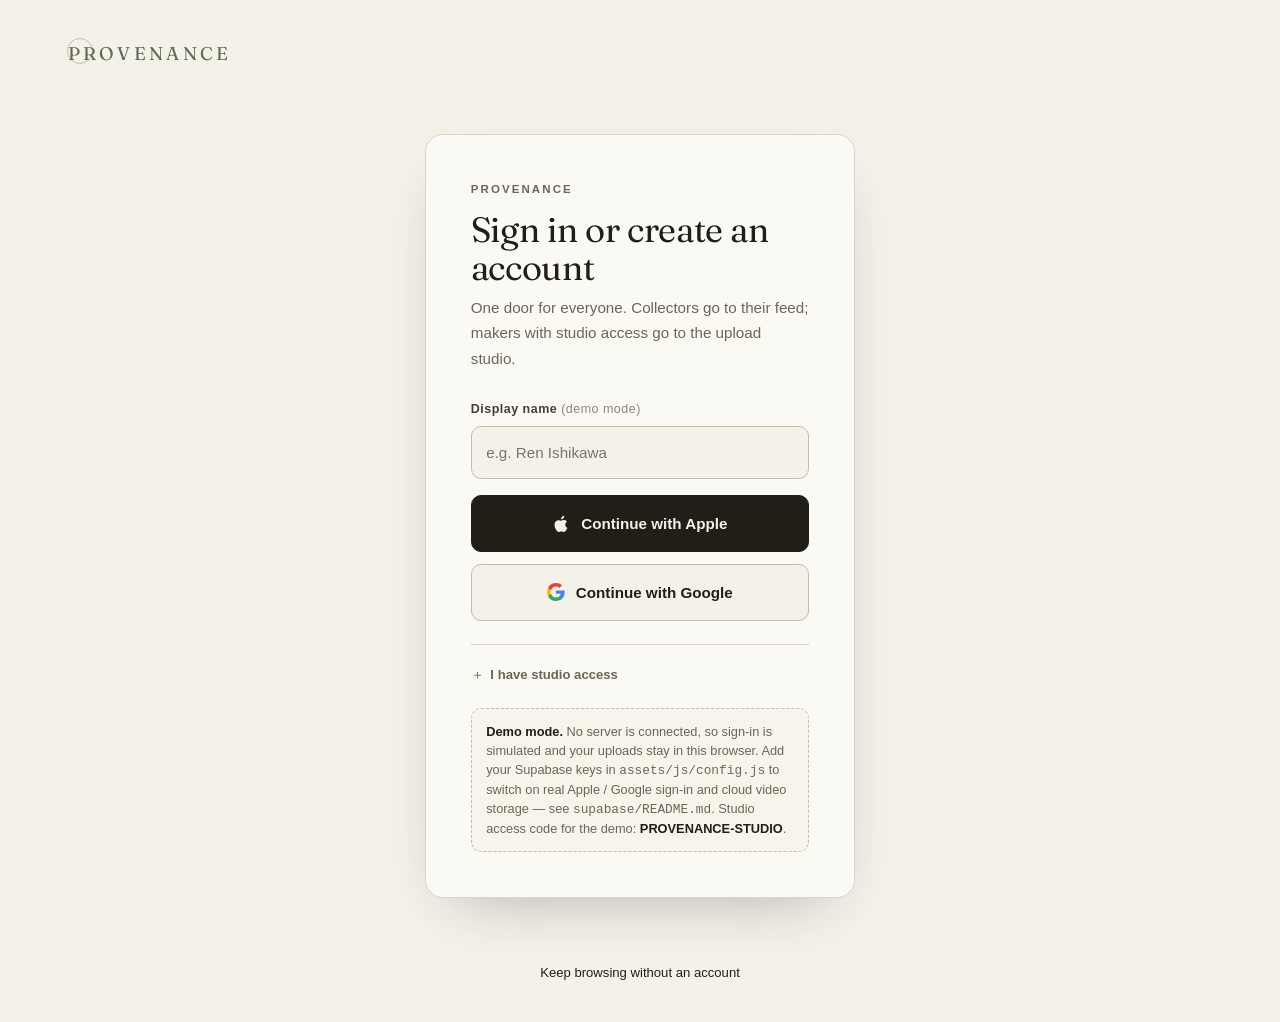
<file: auth.html>
<!DOCTYPE html>
<html lang="en">
<head>
<meta charset="utf-8">
<meta name="viewport" content="width=device-width, initial-scale=1">
<title>Sign in — Provenance</title>
<meta name="description" content="Sign in or create a Provenance account with Apple or Google. Makers with studio access enter through the same door.">
<meta name="theme-color" content="#f4f1e9">
<meta name="robots" content="noindex">
<link rel="icon" href="assets/img/favicon.svg" type="image/svg+xml">
<link rel="preconnect" href="https://fonts.googleapis.com">
<link rel="preconnect" href="https://fonts.gstatic.com" crossorigin>
<link href="https://fonts.googleapis.com/css2?family=Fraunces:ital,opsz,wght@0,9..144,300..520;1,9..144,300..460&display=swap" rel="stylesheet">
<link rel="stylesheet" href="assets/css/style.css">
</head>
<body>
<a class="skip-link" href="#auth-main">Skip to content</a>

<div class="form-shell">
  <div class="form-top">
    <a class="brand" href="index.html"><span class="mark">PROVENANCE</span></a>
  </div>

  <main class="form-main" id="auth-main">
    <div class="auth-card" role="form" aria-labelledby="auth-title">
      <span class="eyebrow">Provenance</span>
      <h1 id="auth-title">Sign in or create an account</h1>
      <p class="sub">One door for everyone. Collectors go to their feed; makers with studio access go to the upload studio.</p>

      <div class="field" data-demo-only hidden>
        <label for="demo-name">Display name <span class="hint" style="font-weight:400">(demo mode)</span></label>
        <input type="text" id="demo-name" autocomplete="name" placeholder="e.g. Ren Ishikawa">
      </div>

      <button class="oauth-btn oauth-btn--apple" data-provider="apple" type="button">
        <svg viewBox="0 0 24 24" fill="currentColor" aria-hidden="true"><path d="M16.36 12.9c.03 3.16 2.77 4.21 2.8 4.22-.02.07-.44 1.5-1.45 2.98-.87 1.28-1.78 2.55-3.21 2.58-1.4.03-1.86-.83-3.46-.83-1.6 0-2.11.8-3.44.86-1.38.05-2.43-1.38-3.31-2.66-1.8-2.6-3.18-7.34-1.33-10.55.92-1.6 2.56-2.6 4.34-2.63 1.36-.03 2.64.91 3.46.91.82 0 2.38-1.13 4.01-.96.68.03 2.6.27 3.83 2.07-.1.06-2.29 1.34-2.26 3.99M13.9 4.32c.73-.88 1.22-2.1 1.09-3.32-1.05.04-2.32.7-3.07 1.58-.67.78-1.26 2.02-1.1 3.21 1.17.09 2.36-.6 3.09-1.47"/></svg>
        <span>Continue with Apple</span>
      </button>
      <button class="oauth-btn oauth-btn--google" data-provider="google" type="button">
        <svg viewBox="0 0 24 24" aria-hidden="true"><path fill="#4285F4" d="M23.5 12.27c0-.82-.07-1.6-.2-2.36H12v4.47h6.45a5.52 5.52 0 0 1-2.4 3.62v3h3.88c2.27-2.1 3.57-5.18 3.57-8.73z"/><path fill="#34A853" d="M12 24c3.24 0 5.96-1.08 7.95-2.9l-3.88-3c-1.08.72-2.45 1.15-4.07 1.15-3.13 0-5.78-2.11-6.73-4.96H1.28v3.09A12 12 0 0 0 12 24z"/><path fill="#FBBC05" d="M5.27 14.29a7.2 7.2 0 0 1 0-4.58V6.62H1.28a12 12 0 0 0 0 10.76z"/><path fill="#EA4335" d="M12 4.75c1.77 0 3.35.6 4.6 1.8l3.44-3.44A11.98 11.98 0 0 0 12 0 12 12 0 0 0 1.28 6.62l3.99 3.09C6.22 6.86 8.87 4.75 12 4.75z"/></svg>
        <span>Continue with Google</span>
      </button>

      <p class="field-error" data-consumer-error></p>

      <details class="admin-disclosure">
        <summary>I have studio access</summary>
        <div class="disclosure-body">
          <p class="sub" style="margin-bottom:1.1rem">Studio access is for verified makers and curators. Sign in with the Google account on file, then enter your access code.</p>
          <button class="oauth-btn oauth-btn--google" data-provider="google" data-intent="admin" type="button">
            <svg viewBox="0 0 24 24" aria-hidden="true"><path fill="#4285F4" d="M23.5 12.27c0-.82-.07-1.6-.2-2.36H12v4.47h6.45a5.52 5.52 0 0 1-2.4 3.62v3h3.88c2.27-2.1 3.57-5.18 3.57-8.73z"/><path fill="#34A853" d="M12 24c3.24 0 5.96-1.08 7.95-2.9l-3.88-3c-1.08.72-2.45 1.15-4.07 1.15-3.13 0-5.78-2.11-6.73-4.96H1.28v3.09A12 12 0 0 0 12 24z"/><path fill="#FBBC05" d="M5.27 14.29a7.2 7.2 0 0 1 0-4.58V6.62H1.28a12 12 0 0 0 0 10.76z"/><path fill="#EA4335" d="M12 4.75c1.77 0 3.35.6 4.6 1.8l3.44-3.44A11.98 11.98 0 0 0 12 0 12 12 0 0 0 1.28 6.62l3.99 3.09C6.22 6.86 8.87 4.75 12 4.75z"/></svg>
            <span>Continue with Google (studio)</span>
          </button>
          <div class="field" data-admin-step hidden style="margin-top:1rem">
            <label for="admin-code">Studio access code</label>
            <input type="text" id="admin-code" autocomplete="off" autocapitalize="characters" spellcheck="false" placeholder="XXXXXX-XXXXXX">
            <p class="field-error" data-admin-error></p>
            <button class="btn btn--block" data-admin-submit type="button" style="margin-top:.9rem">Enter the studio</button>
          </div>
        </div>
      </details>

      <div class="form-note" data-demo-only hidden>
        <strong>Demo mode.</strong> No server is connected, so sign-in is simulated and your uploads stay in this browser. Add your Supabase keys in <code>assets/js/config.js</code> to switch on real Apple / Google sign-in and cloud video storage — see <code>supabase/README.md</code>. Studio access code for the demo: <strong data-demo-code>PROVENANCE-STUDIO</strong>.
      </div>
    </div>
  </main>

  <div class="form-foot">
    <a class="link" href="gallery.html" style="border:none">Keep browsing without an account</a>
  </div>
</div>

<script src="assets/js/config.js"></script>
<script src="assets/js/idb-store.js" defer></script>
<script src="assets/js/rank.js" defer></script>
<script src="assets/js/data.js" defer></script>
<script src="assets/js/backend.js" defer></script>
<script src="assets/js/auth.js" defer></script>
</body>
</html>
</file>
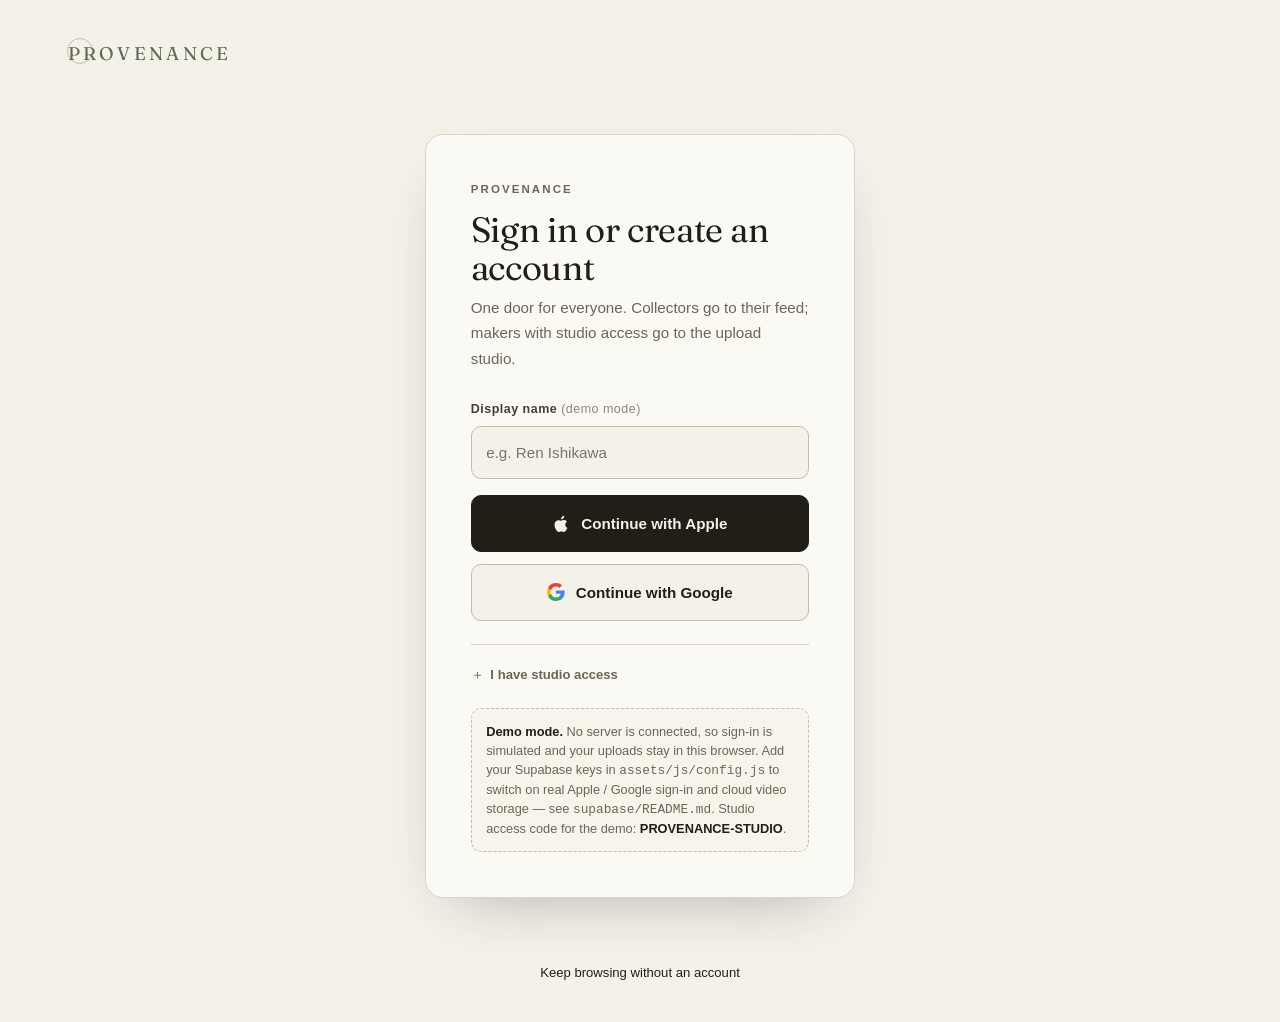
<file: feed.html>
<!DOCTYPE html>
<html lang="en">
<head>
<meta charset="utf-8">
<meta name="viewport" content="width=device-width, initial-scale=1, viewport-fit=cover">
<title>Shorts — Provenance</title>
<meta name="description" content="Provenance Shorts — a vertical feed of short maker films, ordered around the crafts, looks and regions you told us you care about.">
<meta name="theme-color" content="#14110c">
<meta name="robots" content="noindex">
<link rel="icon" href="assets/img/favicon.svg" type="image/svg+xml">
<link rel="preconnect" href="https://fonts.googleapis.com">
<link rel="preconnect" href="https://fonts.gstatic.com" crossorigin>
<link href="https://fonts.googleapis.com/css2?family=Fraunces:ital,opsz,wght@0,9..144,300..520;1,9..144,300..460&display=swap" rel="stylesheet">
<link rel="stylesheet" href="assets/css/style.css">
</head>
<body class="shorts">
<a class="skip-link" href="#shorts-feed">Skip to the feed</a>

<div class="shorts-bar">
  <a class="shorts-brand" href="index.html">Provenance <span class="tiny">SHORTS</span></a>
  <a class="exit" href="gallery.html">
    <svg viewBox="0 0 24 24" width="14" height="14" fill="none" stroke="currentColor" stroke-width="1.6" aria-hidden="true"><path d="M19 12H5M11 6l-6 6 6 6"/></svg>
    Exit
  </a>
</div>

<main id="shorts-feed">
  <div class="shorts-track" tabindex="0" aria-label="Maker films — scroll or use the arrow keys">
    <div class="short-loading" data-boot>
      <span class="spinner" aria-hidden="true"></span>
      <p>Building your feed…</p>
    </div>
  </div>
</main>

<div class="toast" data-toast role="status" aria-live="polite"></div>

<noscript>
  <div style="padding:6rem 1.5rem;text-align:center;color:#f4f1e9">
    <h1 style="font-family:Fraunces,serif">Provenance Shorts needs JavaScript</h1>
    <p style="color:rgba(244,241,233,.6)">The feed is interactive. You can still browse everything in <a href="gallery.html" style="color:#f4f1e9">the gallery</a>.</p>
  </div>
</noscript>

<script src="assets/js/config.js"></script>
<script src="assets/js/idb-store.js" defer></script>
<script src="assets/js/rank.js" defer></script>
<script src="assets/js/data.js" defer></script>
<script src="assets/js/backend.js" defer></script>
<script src="assets/js/feed.js" defer></script>
</body>
</html>
</file>
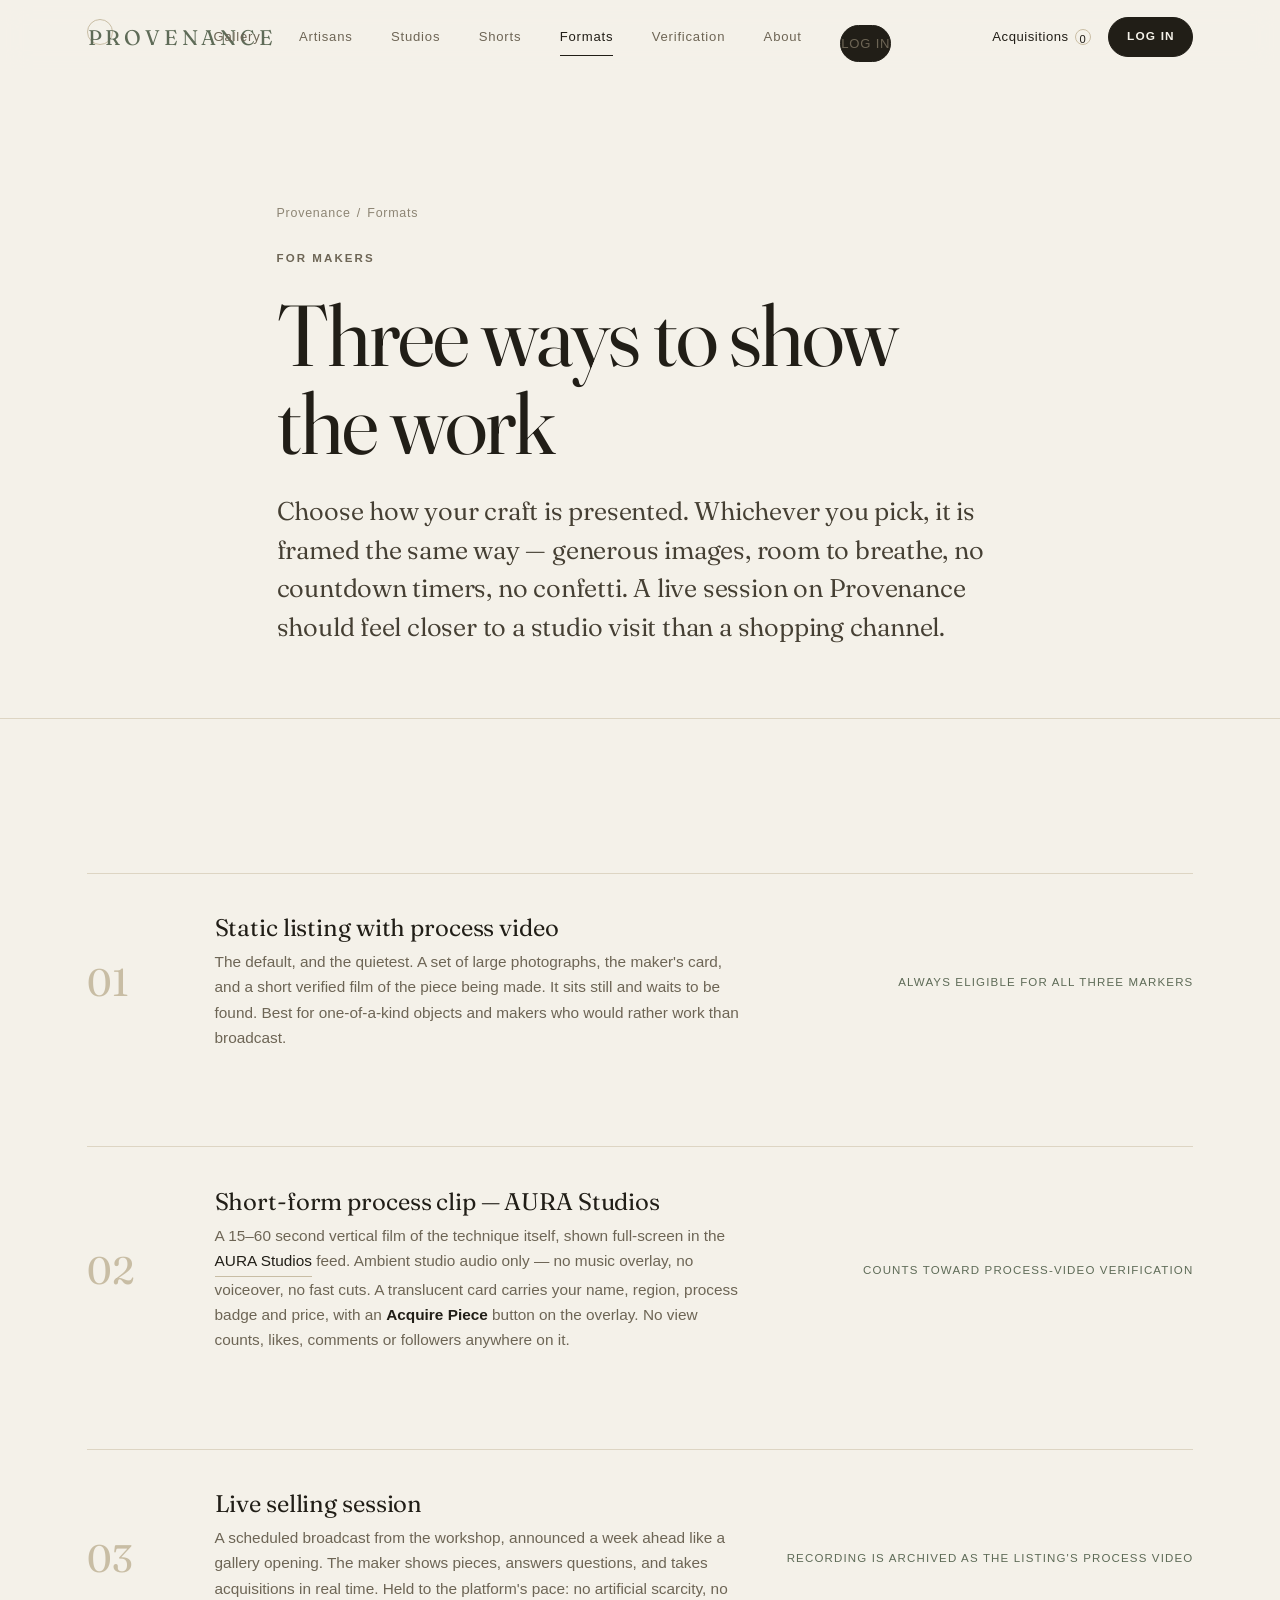
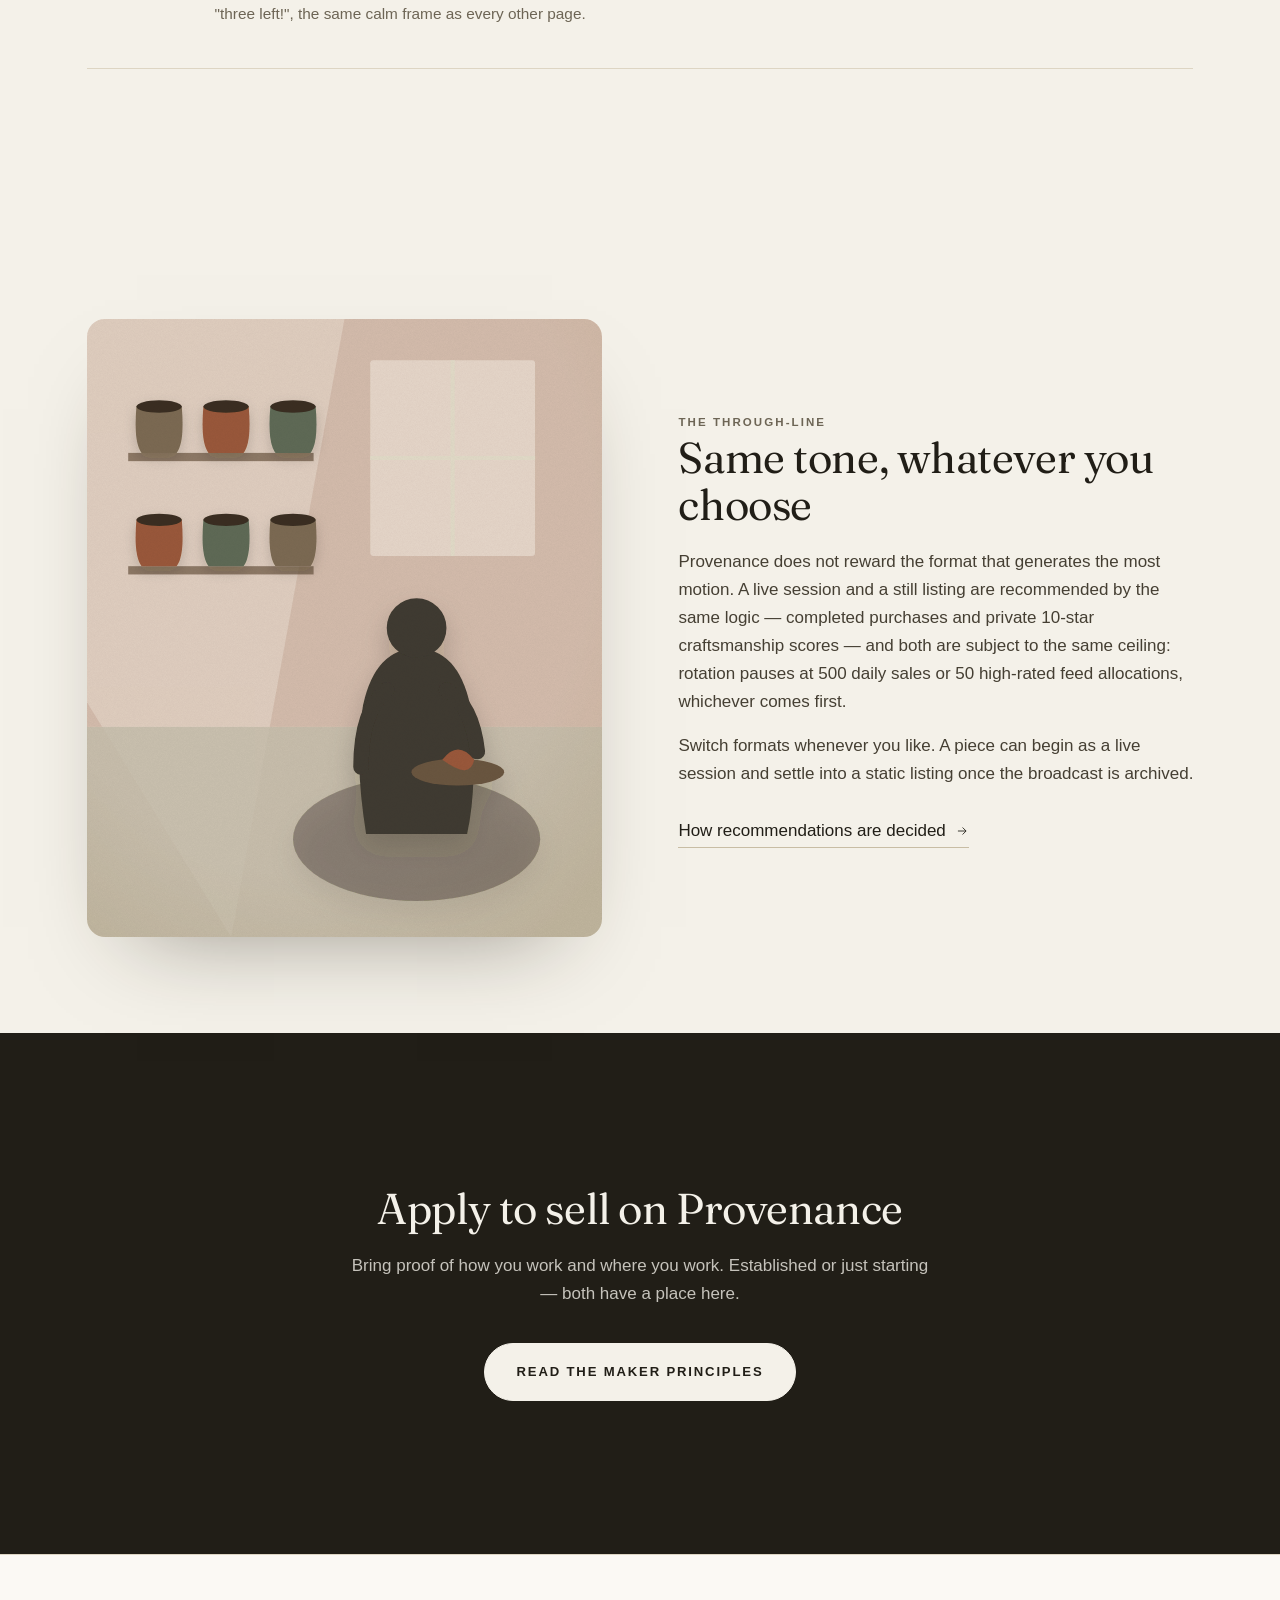
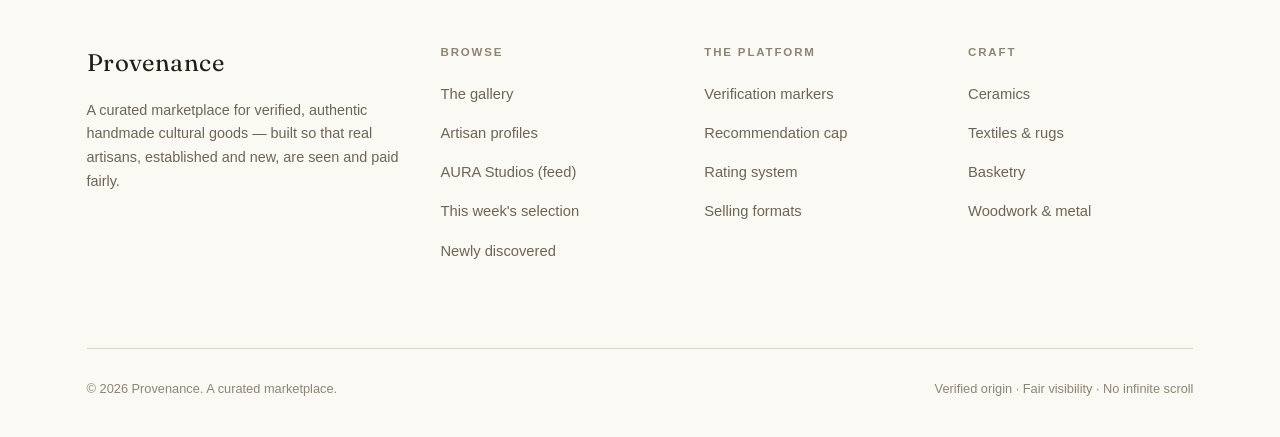
<file: formats.html>
<!DOCTYPE html>
<html lang="en">
<head>
<meta charset="utf-8">
<meta name="viewport" content="width=device-width, initial-scale=1">
<title>Ways to Present Your Work — Provenance</title>
<meta name="description" content="Three selling formats for artisans on Provenance — a static listing with process video, a short film, or a live selling session — each held to the same calm, editorial tone.">
<meta name="theme-color" content="#f4f1e9">
<link rel="icon" href="assets/img/favicon.svg" type="image/svg+xml">
<link rel="preconnect" href="https://fonts.googleapis.com">
<link rel="preconnect" href="https://fonts.gstatic.com" crossorigin>
<link href="https://fonts.googleapis.com/css2?family=Fraunces:ital,opsz,wght@0,9..144,300..520;1,9..144,300..460&display=swap" rel="stylesheet">
<link rel="stylesheet" href="assets/css/style.css">
<noscript><style>.reveal{opacity:1!important;transform:none!important}</style></noscript>
</head>
<body>
<a class="skip-link" href="#main">Skip to content</a>

<header class="site-header">
  <div class="wrap">
    <nav class="nav" data-open="false" aria-label="Primary">
      <a class="brand" href="index.html"><span class="mark">PROVENANCE</span></a>
      <div class="nav-links" id="nav-links">
        <a href="gallery.html">Gallery</a>
        <a href="artisan.html">Artisans</a>
        <a href="studios.html">Studios</a>
        <a href="formats.html" aria-current="page">Formats</a>
        <a href="verification.html">Verification</a>
        <a href="about.html">About</a>
      </div>
      <div style="display:flex;align-items:center;gap:1.1rem">
        <a class="nav-bag" href="gallery.html" aria-label="Your acquisitions"><span class="bag-label">Acquisitions</span> <span class="count">0</span></a>
        <button class="nav-toggle" aria-label="Open menu" aria-expanded="false" aria-controls="nav-links"><span></span><span></span><span></span></button>
      </div>
    </nav>
  </div>
</header>

<main id="main">

  <section class="page-intro">
    <div class="wrap wrap--narrow">
      <div class="breadcrumb"><a href="index.html">Provenance</a> <span>/</span> <span>Formats</span></div>
      <span class="eyebrow">For makers</span>
      <h1 class="display">Three ways to show the work</h1>
      <p class="lede">Choose how your craft is presented. Whichever you pick, it is framed the same way — generous images, room to breathe, no countdown timers, no confetti. A live session on Provenance should feel closer to a studio visit than a shopping channel.</p>
    </div>
  </section>

  <hr class="rule">

  <section class="section">
    <div class="wrap">
      <div class="format-list">

        <article class="format-row reveal">
          <div class="num">01</div>
          <div>
            <h3>Static listing with process video</h3>
            <p>The default, and the quietest. A set of large photographs, the maker's card, and a short verified film of the piece being made. It sits still and waits to be found. Best for one-of-a-kind objects and makers who would rather work than broadcast.</p>
          </div>
          <div class="tag">Always eligible for all three markers</div>
        </article>

        <article class="format-row reveal">
          <div class="num">02</div>
          <div>
            <h3>Short-form process clip — AURA Studios</h3>
            <p>A 15–60 second vertical film of the technique itself, shown full-screen in the <a class="link" href="studios.html">AURA Studios</a> feed. Ambient studio audio only — no music overlay, no voiceover, no fast cuts. A translucent card carries your name, region, process badge and price, with an <strong>Acquire Piece</strong> button on the overlay. No view counts, likes, comments or followers anywhere on it.</p>
          </div>
          <div class="tag">Counts toward process-video verification</div>
        </article>

        <article class="format-row reveal">
          <div class="num">03</div>
          <div>
            <h3>Live selling session</h3>
            <p>A scheduled broadcast from the workshop, announced a week ahead like a gallery opening. The maker shows pieces, answers questions, and takes acquisitions in real time. Held to the platform's pace: no artificial scarcity, no "three left!", the same calm frame as every other page.</p>
          </div>
          <div class="tag">Recording is archived as the listing's process video</div>
        </article>

      </div>
    </div>
  </section>

  <section class="section section--tight">
    <div class="wrap">
      <div class="editorial">
        <div class="editorial-media reveal">
          <img src="assets/img/video-poster.svg" alt="A maker mid-session in a light-filled workshop" width="1000" height="1200">
        </div>
        <div class="editorial-copy reveal" data-delay="1">
          <span class="eyebrow">The through-line</span>
          <h2>Same tone, whatever you choose</h2>
          <p>Provenance does not reward the format that generates the most motion. A live session and a still listing are recommended by the same logic — completed purchases and private 10-star craftsmanship scores — and both are subject to the same ceiling: rotation pauses at 500 daily sales or 50 high-rated feed allocations, whichever comes first.</p>
          <p>Switch formats whenever you like. A piece can begin as a live session and settle into a static listing once the broadcast is archived.</p>
          <a class="link" href="verification.html#recommendation">How recommendations are decided <svg class="arrow" viewBox="0 0 24 24" width="14" height="14" fill="none" stroke="currentColor" stroke-width="1.5"><path d="M5 12h14M13 6l6 6-6 6"/></svg></a>
        </div>
      </div>
    </div>
  </section>

  <section class="section cta-band">
    <div class="wrap wrap--narrow">
      <h2>Apply to sell on Provenance</h2>
      <p>Bring proof of how you work and where you work. Established or just starting — both have a place here.</p>
      <a class="btn" href="about.html">Read the maker principles</a>
    </div>
  </section>

</main>

<footer class="site-footer">
  <div class="wrap">
    <div class="footer-grid">
      <div>
        <span class="brand">Provenance</span>
        <p>A curated marketplace for verified, authentic handmade cultural goods — built so that real artisans, established and new, are seen and paid fairly.</p>
      </div>
      <div>
        <h5>Browse</h5>
        <ul>
          <li><a href="gallery.html">The gallery</a></li>
          <li><a href="artisan.html">Artisan profiles</a></li>
          <li><a href="studios.html">AURA Studios (feed)</a></li>
          <li><a href="index.html#exhibit">This week's selection</a></li>
          <li><a href="index.html">Newly discovered</a></li>
        </ul>
      </div>
      <div>
        <h5>The platform</h5>
        <ul>
          <li><a href="verification.html">Verification markers</a></li>
          <li><a href="verification.html#recommendation">Recommendation cap</a></li>
          <li><a href="verification.html#ratings">Rating system</a></li>
          <li><a href="formats.html">Selling formats</a></li>
        </ul>
      </div>
      <div>
        <h5>Craft</h5>
        <ul>
          <li><a href="gallery.html">Ceramics</a></li>
          <li><a href="gallery.html">Textiles &amp; rugs</a></li>
          <li><a href="gallery.html">Basketry</a></li>
          <li><a href="gallery.html">Woodwork &amp; metal</a></li>
        </ul>
      </div>
    </div>
    <div class="footer-base">
      <span>© <span data-year>2026</span> Provenance. A curated marketplace.</span>
      <span>Verified origin · Fair visibility · No infinite scroll</span>
    </div>
  </div>
</footer>

<script src="assets/js/config.js"></script>
<script src="assets/js/idb-store.js" defer></script>
<script src="assets/js/rank.js" defer></script>
<script src="assets/js/data.js" defer></script>
<script src="assets/js/backend.js" defer></script>
<script src="assets/js/main.js" defer></script>
</body>
</html>
</file>
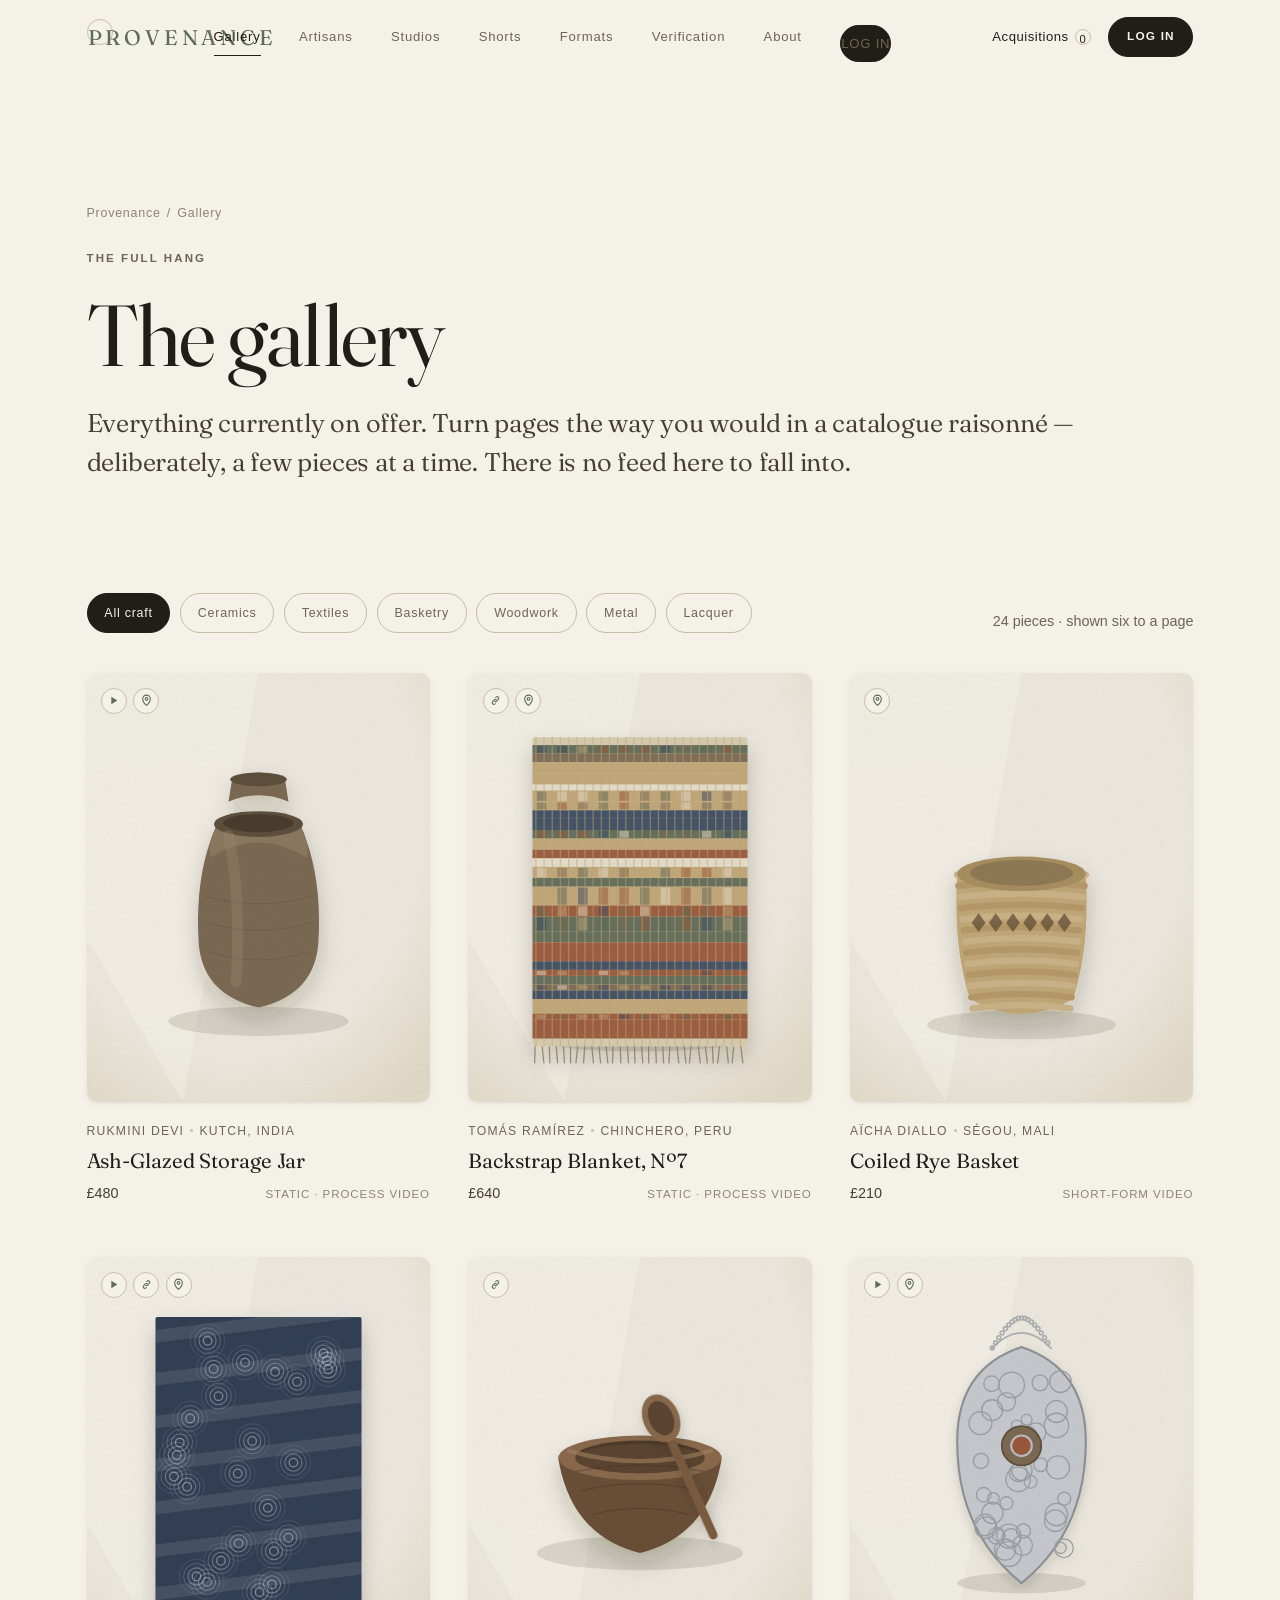
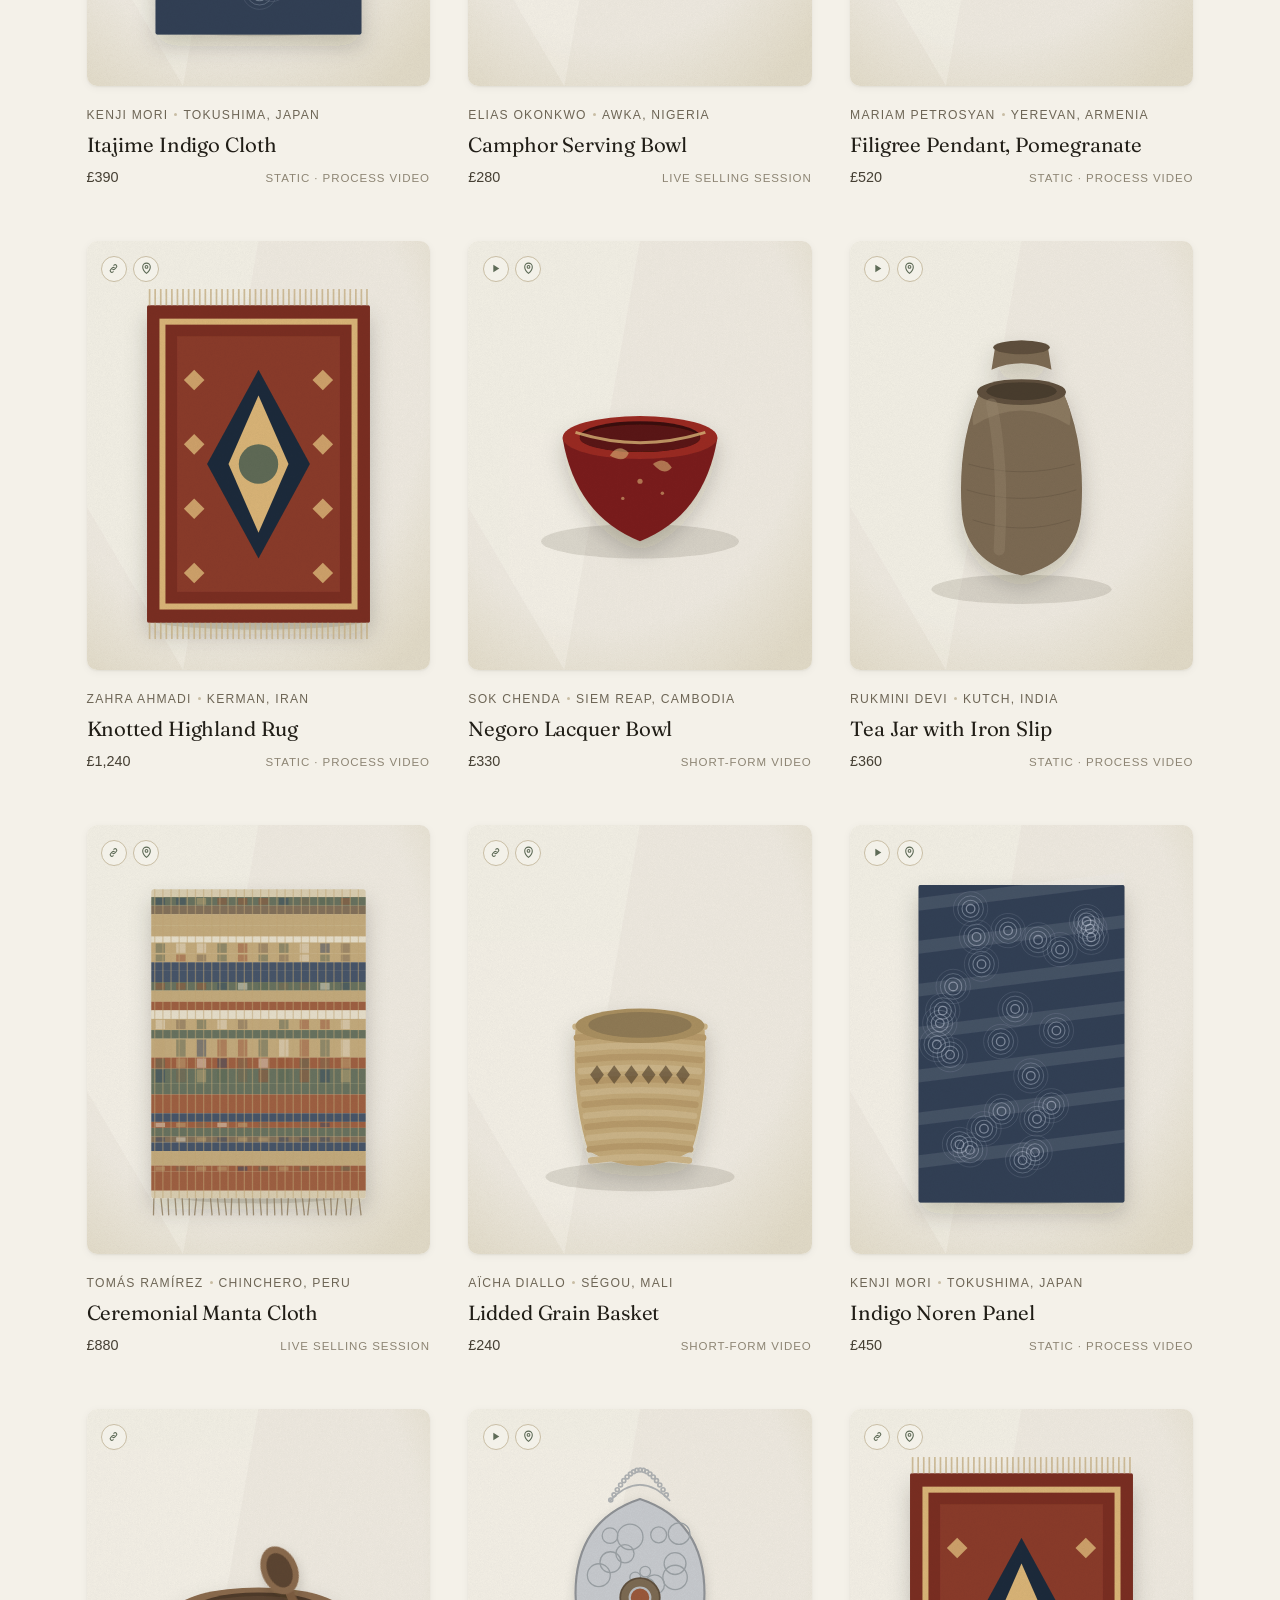
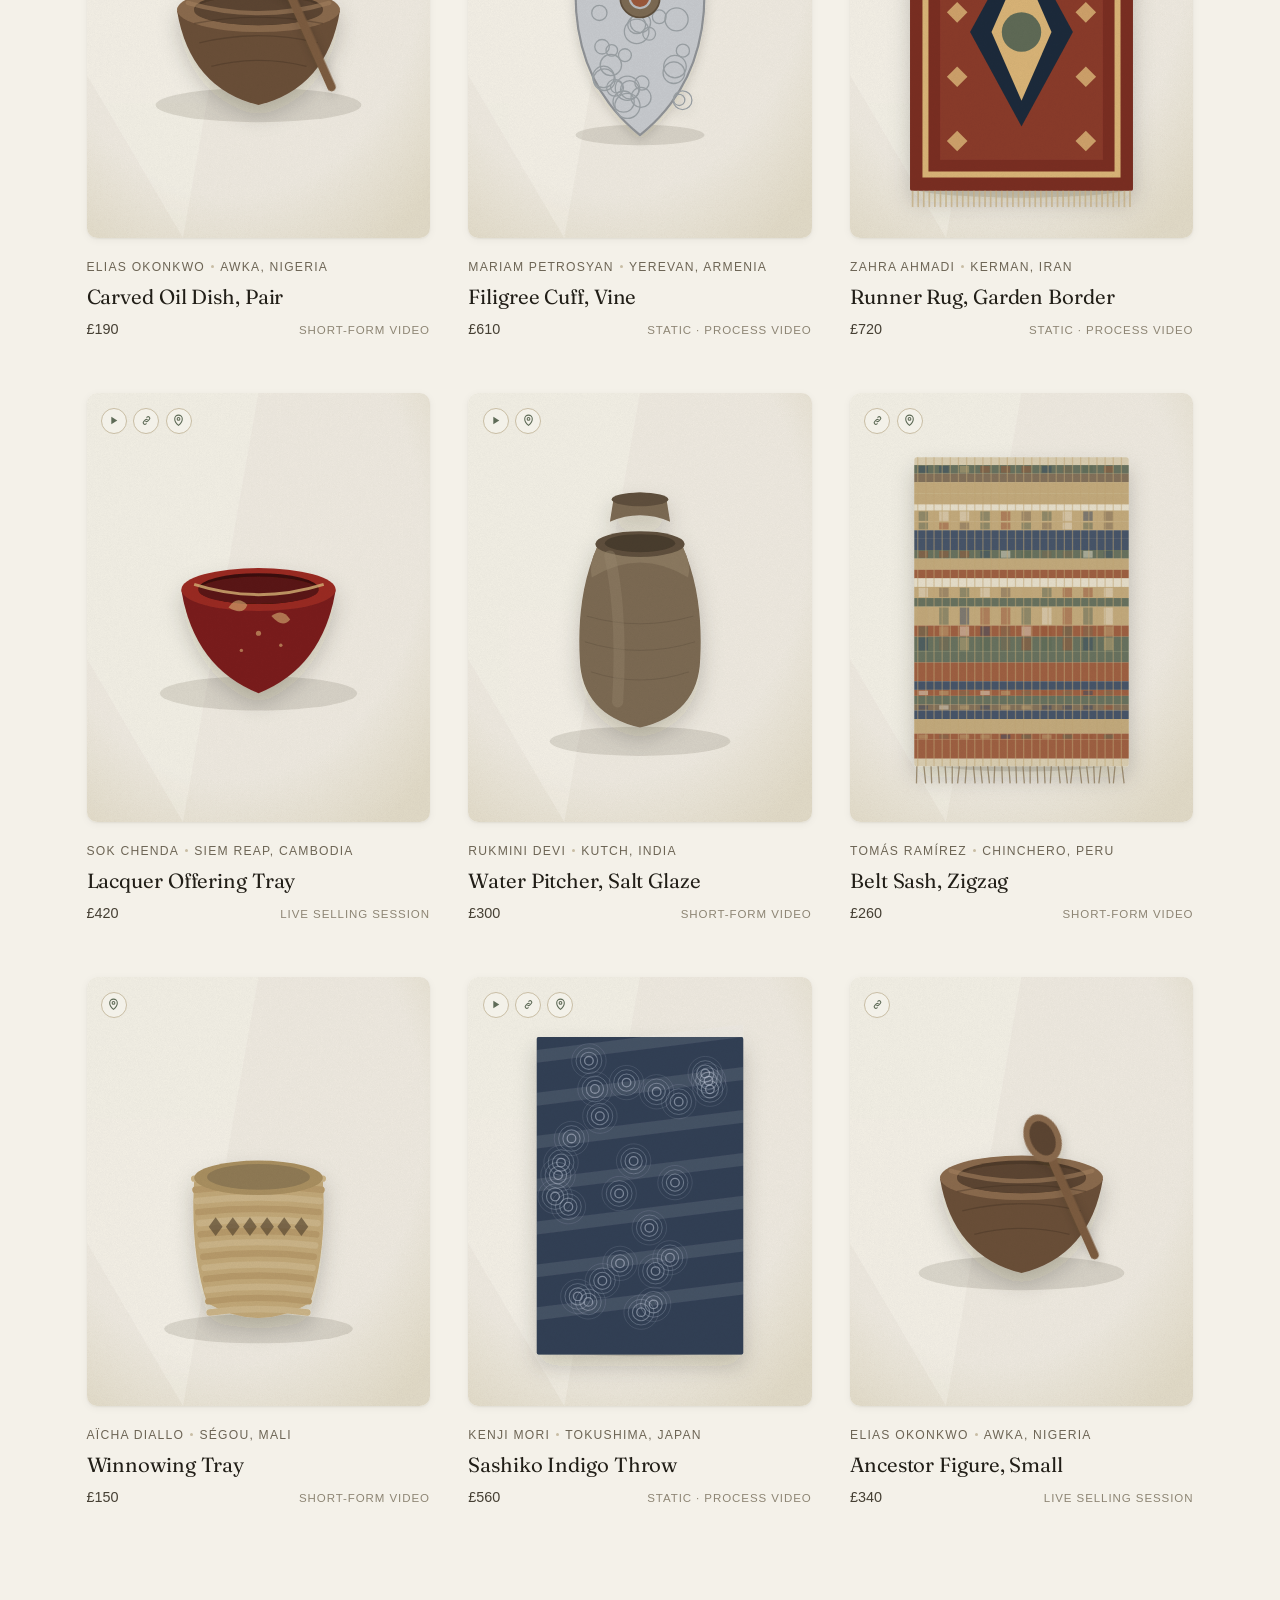
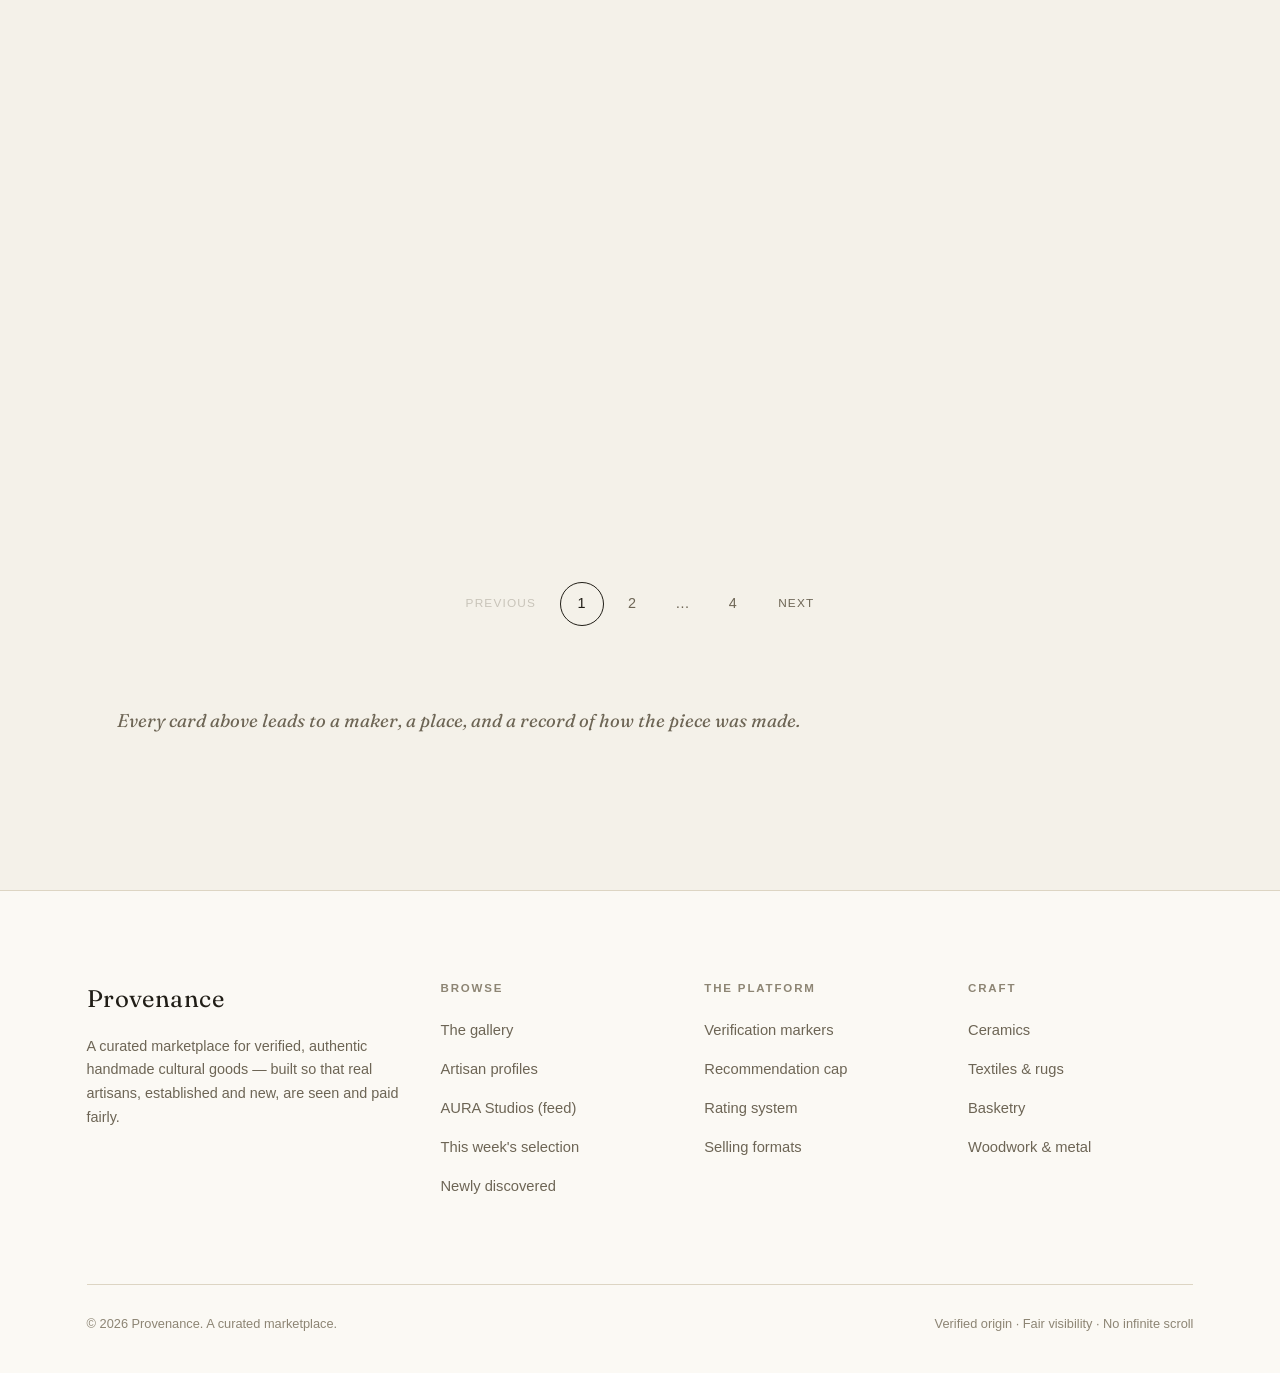
<file: gallery.html>
<!DOCTYPE html>
<html lang="en">
<head>
<meta charset="utf-8">
<meta name="viewport" content="width=device-width, initial-scale=1">
<title>The Gallery — Provenance</title>
<meta name="description" content="Every piece on offer at Provenance — paginated, never endless. Each carries a maker's card and a quiet set of verification markers.">
<meta name="theme-color" content="#f4f1e9">
<link rel="icon" href="assets/img/favicon.svg" type="image/svg+xml">
<link rel="preconnect" href="https://fonts.googleapis.com">
<link rel="preconnect" href="https://fonts.gstatic.com" crossorigin>
<link href="https://fonts.googleapis.com/css2?family=Fraunces:ital,opsz,wght@0,9..144,300..520;1,9..144,300..460&display=swap" rel="stylesheet">
<link rel="stylesheet" href="assets/css/style.css">
<noscript><style>.reveal{opacity:1!important;transform:none!important}</style></noscript>
</head>
<body>
<a class="skip-link" href="#main">Skip to content</a>

<header class="site-header">
  <div class="wrap">
    <nav class="nav" data-open="false" aria-label="Primary">
      <a class="brand" href="index.html"><span class="mark">PROVENANCE</span></a>
      <div class="nav-links" id="nav-links">
        <a href="gallery.html" aria-current="page">Gallery</a>
        <a href="artisan.html">Artisans</a>
        <a href="studios.html">Studios</a>
        <a href="formats.html">Formats</a>
        <a href="verification.html">Verification</a>
        <a href="about.html">About</a>
      </div>
      <div style="display:flex;align-items:center;gap:1.1rem">
        <a class="nav-bag" href="gallery.html" aria-label="Your acquisitions"><span class="bag-label">Acquisitions</span> <span class="count">0</span></a>
        <button class="nav-toggle" aria-label="Open menu" aria-expanded="false" aria-controls="nav-links"><span></span><span></span><span></span></button>
      </div>
    </nav>
  </div>
</header>

<main id="main">

  <section class="page-intro">
    <div class="wrap">
      <div class="breadcrumb"><a href="index.html">Provenance</a> <span>/</span> <span>Gallery</span></div>
      <span class="eyebrow">The full hang</span>
      <h1 class="display">The gallery</h1>
      <p class="lede">Everything currently on offer. Turn pages the way you would in a catalogue raisonné — deliberately, a few pieces at a time. There is no feed here to fall into.</p>
    </div>
  </section>

  <div class="wrap" data-gallery-top></div>

  <section class="section" style="padding-top:clamp(24px,4vw,40px)">
    <div class="wrap">
      <div class="section-head" style="margin-bottom:clamp(24px,4vw,40px)">
        <div class="filters" data-filters aria-label="Filter by craft">
          <button class="chip" data-filter="all" aria-pressed="true">All craft</button>
          <button class="chip" data-filter="ceramics" aria-pressed="false">Ceramics</button>
          <button class="chip" data-filter="textiles" aria-pressed="false">Textiles</button>
          <button class="chip" data-filter="basketry" aria-pressed="false">Basketry</button>
          <button class="chip" data-filter="woodwork" aria-pressed="false">Woodwork</button>
          <button class="chip" data-filter="metal" aria-pressed="false">Metal</button>
          <button class="chip" data-filter="lacquer" aria-pressed="false">Lacquer</button>
        </div>
        <p class="muted" style="font-size:.9rem"><span data-count>—</span> · shown six to a page</p>
      </div>

      <div class="piece-grid" data-pieces data-paginate data-per-page="6"></div>
      <nav class="pager" data-pager aria-label="Gallery pages"></nav>

      <p class="center serif-note" style="margin-top:clamp(48px,8vw,80px)">
        Every card above leads to a maker, a place, and a record of how the piece was made.
      </p>
    </div>
  </section>

</main>

<footer class="site-footer">
  <div class="wrap">
    <div class="footer-grid">
      <div>
        <span class="brand">Provenance</span>
        <p>A curated marketplace for verified, authentic handmade cultural goods — built so that real artisans, established and new, are seen and paid fairly.</p>
      </div>
      <div>
        <h5>Browse</h5>
        <ul>
          <li><a href="gallery.html">The gallery</a></li>
          <li><a href="artisan.html">Artisan profiles</a></li>
          <li><a href="studios.html">AURA Studios (feed)</a></li>
          <li><a href="index.html#exhibit">This week's selection</a></li>
          <li><a href="index.html">Newly discovered</a></li>
        </ul>
      </div>
      <div>
        <h5>The platform</h5>
        <ul>
          <li><a href="verification.html">Verification markers</a></li>
          <li><a href="verification.html#recommendation">Recommendation cap</a></li>
          <li><a href="verification.html#ratings">Rating system</a></li>
          <li><a href="formats.html">Selling formats</a></li>
        </ul>
      </div>
      <div>
        <h5>Craft</h5>
        <ul>
          <li><a href="gallery.html">Ceramics</a></li>
          <li><a href="gallery.html">Textiles &amp; rugs</a></li>
          <li><a href="gallery.html">Basketry</a></li>
          <li><a href="gallery.html">Woodwork &amp; metal</a></li>
        </ul>
      </div>
    </div>
    <div class="footer-base">
      <span>© <span data-year>2026</span> Provenance. A curated marketplace.</span>
      <span>Verified origin · Fair visibility · No infinite scroll</span>
    </div>
  </div>
</footer>

<script src="assets/js/config.js"></script>
<script src="assets/js/idb-store.js" defer></script>
<script src="assets/js/rank.js" defer></script>
<script src="assets/js/data.js" defer></script>
<script src="assets/js/backend.js" defer></script>
<script src="assets/js/main.js" defer></script>
</body>
</html>
</file>
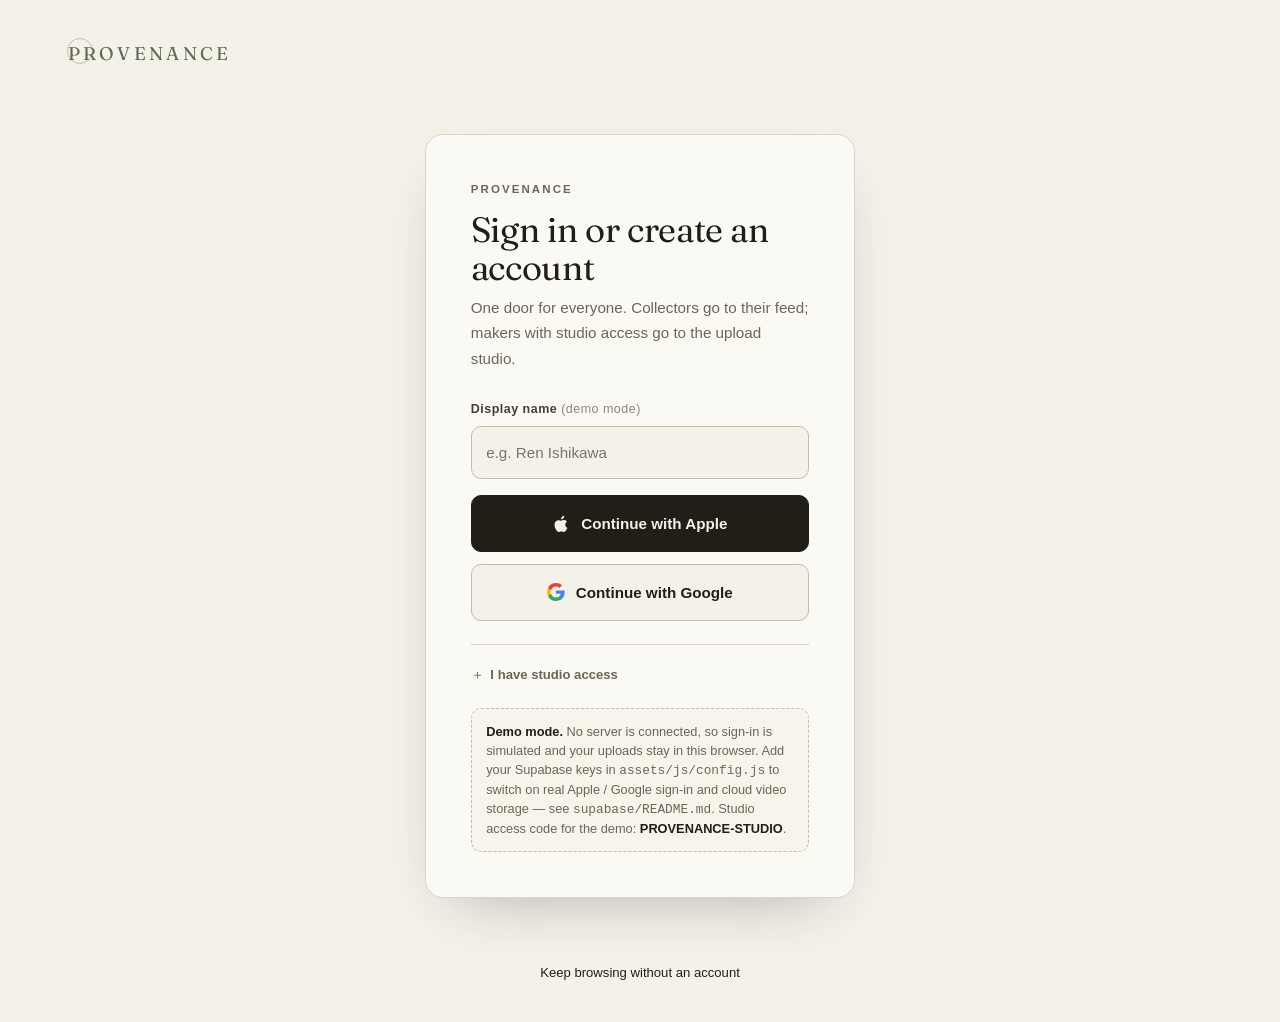
<file: onboarding.html>
<!DOCTYPE html>
<html lang="en">
<head>
<meta charset="utf-8">
<meta name="viewport" content="width=device-width, initial-scale=1">
<title>Your taste — Provenance</title>
<meta name="description" content="Tell Provenance which crafts, aesthetics and regions you're drawn to, so your feed leads with work you'll want to see.">
<meta name="theme-color" content="#f4f1e9">
<meta name="robots" content="noindex">
<link rel="icon" href="assets/img/favicon.svg" type="image/svg+xml">
<link rel="preconnect" href="https://fonts.googleapis.com">
<link rel="preconnect" href="https://fonts.gstatic.com" crossorigin>
<link href="https://fonts.googleapis.com/css2?family=Fraunces:ital,opsz,wght@0,9..144,300..520;1,9..144,300..460&display=swap" rel="stylesheet">
<link rel="stylesheet" href="assets/css/style.css">
</head>
<body>
<a class="skip-link" href="#quiz-main">Skip to content</a>

<div class="form-shell">
  <div class="form-top">
    <a class="brand" href="index.html"><span class="mark">PROVENANCE</span></a>
  </div>

  <main class="form-main" id="quiz-main">
    <div class="auth-card quiz-card">
      <div class="quiz-progress" aria-hidden="true">
        <i class="is-done"></i><i></i><i></i>
      </div>

      <form id="quiz" novalidate>
        <!-- Step 1 -->
        <fieldset class="quiz-step" data-step="0">
          <span class="eyebrow">Step 1 of 3</span>
          <h1>Which crafts pull you in?</h1>
          <p class="sub">Pick as many as you like. You can change these any time from your account.</p>
          <div class="choice-grid" data-group="crafts">
            <label class="choice"><input type="checkbox" value="ceramics"><span class="tick"></span>Ceramics</label>
            <label class="choice"><input type="checkbox" value="textiles"><span class="tick"></span>Textiles</label>
            <label class="choice"><input type="checkbox" value="basketry"><span class="tick"></span>Basketry</label>
            <label class="choice"><input type="checkbox" value="woodwork"><span class="tick"></span>Woodwork</label>
            <label class="choice"><input type="checkbox" value="metal"><span class="tick"></span>Metal &amp; silver</label>
            <label class="choice"><input type="checkbox" value="lacquer"><span class="tick"></span>Lacquer</label>
            <label class="choice"><input type="checkbox" value="glass"><span class="tick"></span>Glass</label>
            <label class="choice"><input type="checkbox" value="leather"><span class="tick"></span>Leather</label>
            <label class="choice"><input type="checkbox" value="stone"><span class="tick"></span>Stone &amp; carving</label>
          </div>
        </fieldset>

        <!-- Step 2 -->
        <fieldset class="quiz-step" data-step="1" hidden>
          <span class="eyebrow">Step 2 of 3</span>
          <h1>What look speaks to you?</h1>
          <p class="sub">The mood you want your feed to lean toward.</p>
          <div class="choice-grid" data-group="aesthetics">
            <label class="choice"><input type="checkbox" value="minimal"><span class="tick"></span>Minimal</label>
            <label class="choice"><input type="checkbox" value="ornate"><span class="tick"></span>Ornate</label>
            <label class="choice"><input type="checkbox" value="rustic"><span class="tick"></span>Rustic</label>
            <label class="choice"><input type="checkbox" value="refined"><span class="tick"></span>Refined</label>
            <label class="choice"><input type="checkbox" value="earthy"><span class="tick"></span>Earthy</label>
            <label class="choice"><input type="checkbox" value="sculptural"><span class="tick"></span>Sculptural</label>
            <label class="choice"><input type="checkbox" value="functional"><span class="tick"></span>Functional</label>
            <label class="choice"><input type="checkbox" value="process-led"><span class="tick"></span>Process-led</label>
            <label class="choice"><input type="checkbox" value="storied"><span class="tick"></span>Storied</label>
          </div>
          <div class="field" style="margin-top:1.6rem">
            <label>Pace of the films you enjoy</label>
            <div class="choice-grid" data-group="pace" data-single="true" style="grid-template-columns:repeat(2,1fr)">
              <label class="choice"><input type="radio" name="pace" value="calm" checked><span class="tick"></span>Calm &amp; slow</label>
              <label class="choice"><input type="radio" name="pace" value="energetic"><span class="tick"></span>Energetic</label>
            </div>
          </div>
        </fieldset>

        <!-- Step 3 -->
        <fieldset class="quiz-step" data-step="2" hidden>
          <span class="eyebrow">Step 3 of 3</span>
          <h1>Any regions you follow closely?</h1>
          <p class="sub">Optional. We use this to surface makers from places you care about.</p>
          <div class="choice-grid" data-group="regions">
            <label class="choice"><input type="checkbox" value="south asia"><span class="tick"></span>South Asia</label>
            <label class="choice"><input type="checkbox" value="east asia"><span class="tick"></span>East Asia</label>
            <label class="choice"><input type="checkbox" value="southeast asia"><span class="tick"></span>Southeast Asia</label>
            <label class="choice"><input type="checkbox" value="west africa"><span class="tick"></span>West Africa</label>
            <label class="choice"><input type="checkbox" value="east africa"><span class="tick"></span>East Africa</label>
            <label class="choice"><input type="checkbox" value="andes"><span class="tick"></span>The Andes</label>
            <label class="choice"><input type="checkbox" value="middle east"><span class="tick"></span>Middle East</label>
            <label class="choice"><input type="checkbox" value="europe"><span class="tick"></span>Europe</label>
            <label class="choice"><input type="checkbox" value="oceania"><span class="tick"></span>Oceania</label>
          </div>
          <div class="field" style="margin-top:1.6rem">
            <label for="price-max">A comfortable ceiling per piece <span class="hint" style="font-weight:400">(optional, £)</span></label>
            <input type="number" id="price-max" min="0" step="10" inputmode="numeric" placeholder="e.g. 400">
          </div>
        </fieldset>

        <p class="field-error" data-quiz-error></p>

        <div class="quiz-actions">
          <button type="button" class="text-btn" data-back hidden>Back</button>
          <button type="button" class="text-btn" data-skip>Skip for now</button>
          <button type="button" class="btn" data-next>Continue</button>
        </div>
      </form>
    </div>
  </main>

  <div class="form-foot">Your feed adapts as you watch — this is just the starting point.</div>
</div>

<script src="assets/js/config.js"></script>
<script src="assets/js/idb-store.js" defer></script>
<script src="assets/js/rank.js" defer></script>
<script src="assets/js/data.js" defer></script>
<script src="assets/js/backend.js" defer></script>
<script src="assets/js/onboarding.js" defer></script>
</body>
</html>
</file>
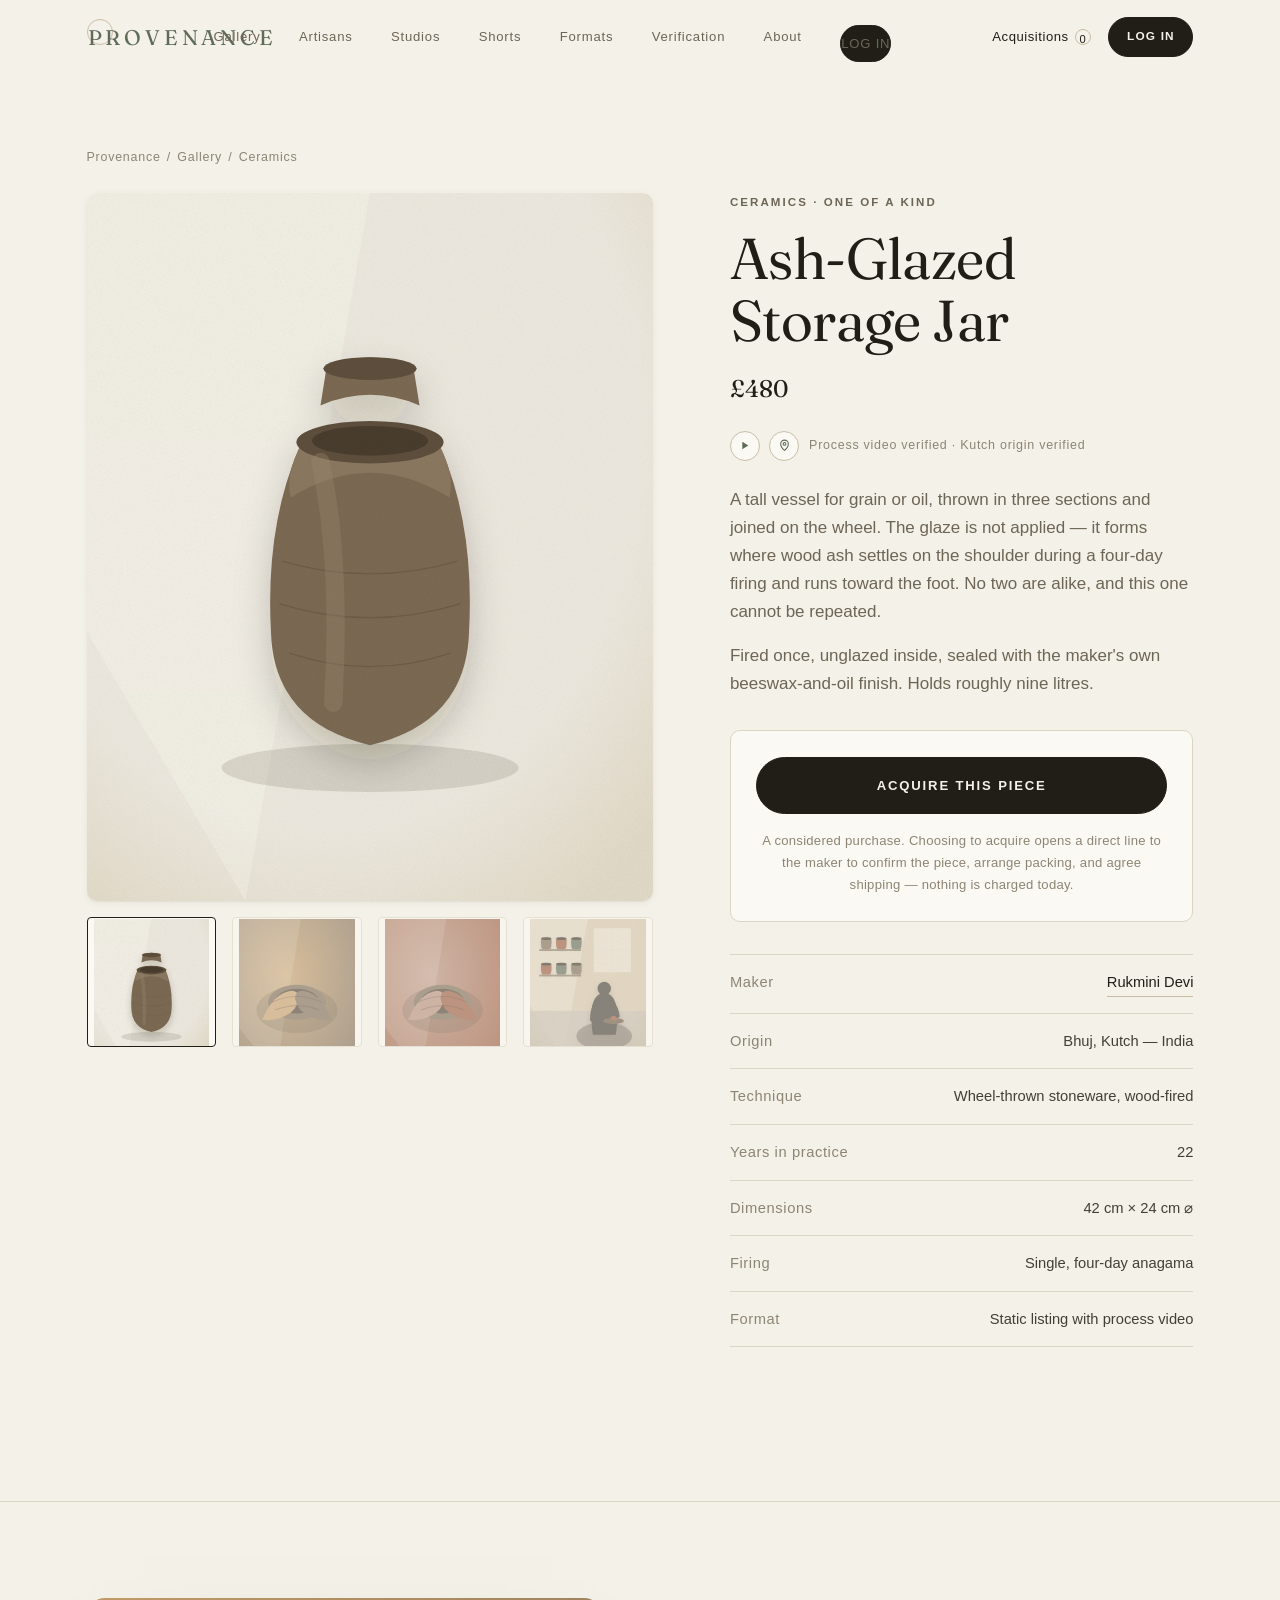
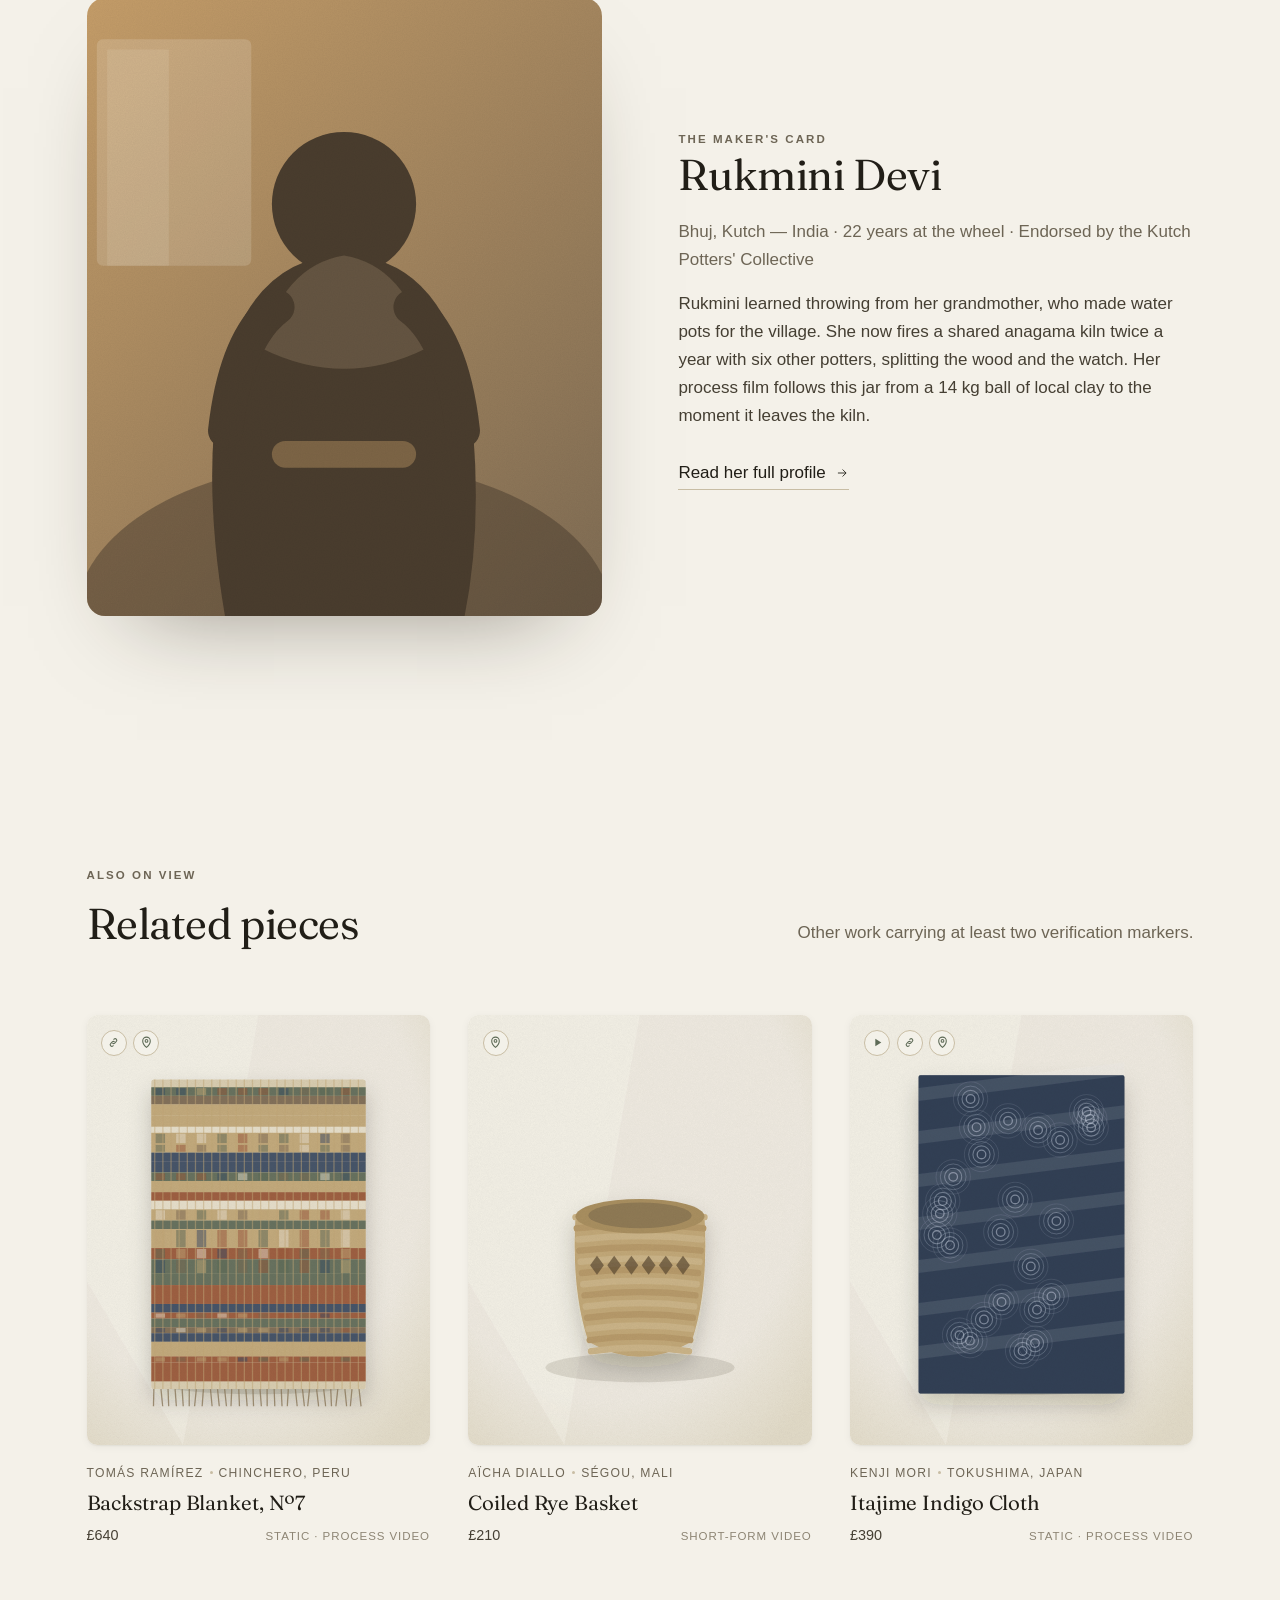
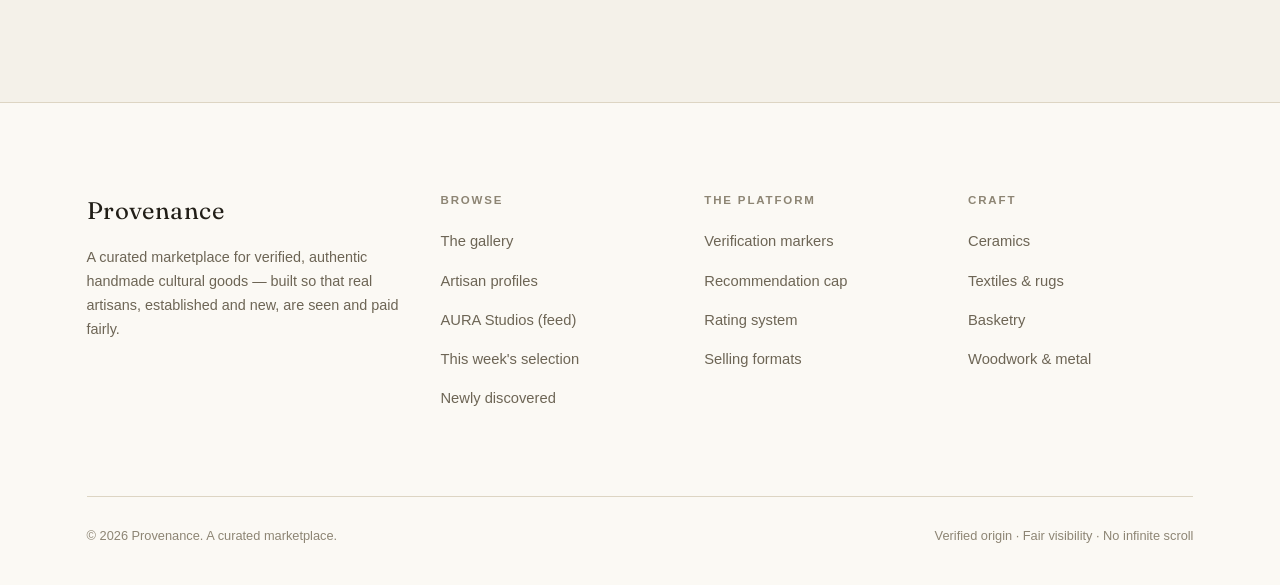
<file: product.html>
<!DOCTYPE html>
<html lang="en">
<head>
<meta charset="utf-8">
<meta name="viewport" content="width=device-width, initial-scale=1">
<title>Ash-Glazed Storage Jar — Provenance</title>
<meta name="description" content="Ash-Glazed Storage Jar by Rukmini Devi of Kutch, India. Wheel-thrown stoneware, wood-fired over four days. Process video verified.">
<meta name="theme-color" content="#f4f1e9">
<link rel="icon" href="assets/img/favicon.svg" type="image/svg+xml">
<link rel="preconnect" href="https://fonts.googleapis.com">
<link rel="preconnect" href="https://fonts.gstatic.com" crossorigin>
<link href="https://fonts.googleapis.com/css2?family=Fraunces:ital,opsz,wght@0,9..144,300..520;1,9..144,300..460&display=swap" rel="stylesheet">
<link rel="stylesheet" href="assets/css/style.css">
<noscript><style>.reveal{opacity:1!important;transform:none!important}</style></noscript>
</head>
<body>
<a class="skip-link" href="#main">Skip to content</a>

<header class="site-header">
  <div class="wrap">
    <nav class="nav" data-open="false" aria-label="Primary">
      <a class="brand" href="index.html"><span class="mark">PROVENANCE</span></a>
      <div class="nav-links" id="nav-links">
        <a href="gallery.html">Gallery</a>
        <a href="artisan.html">Artisans</a>
        <a href="studios.html">Studios</a>
        <a href="formats.html">Formats</a>
        <a href="verification.html">Verification</a>
        <a href="about.html">About</a>
      </div>
      <div style="display:flex;align-items:center;gap:1.1rem">
        <a class="nav-bag" href="gallery.html" aria-label="Your acquisitions"><span class="bag-label">Acquisitions</span> <span class="count">0</span></a>
        <button class="nav-toggle" aria-label="Open menu" aria-expanded="false" aria-controls="nav-links"><span></span><span></span><span></span></button>
      </div>
    </nav>
  </div>
</header>

<main id="main">
  <section class="section" style="padding-top:clamp(40px,7vw,72px)">
    <div class="wrap">
      <div class="breadcrumb"><a href="index.html">Provenance</a> <span>/</span> <a href="gallery.html">Gallery</a> <span>/</span> <span>Ceramics</span></div>

      <div class="product">
        <!-- Imagery -->
        <div class="product-gallery">
          <figure class="frame">
            <img src="assets/img/piece-vessel.svg" alt="Ash-Glazed Storage Jar, front view — a tall wood-fired stoneware vessel with an ash-run glaze" width="800" height="1000">
          </figure>
          <div class="thumbs" role="group" aria-label="Other views">
            <button data-full="assets/img/piece-vessel.svg" aria-current="true" aria-label="Front view"><img src="assets/img/piece-vessel.svg" alt="" width="200" height="200"></button>
            <button data-full="assets/img/process-1.svg" aria-current="false" aria-label="On the wheel"><img src="assets/img/process-1.svg" alt="" width="200" height="200"></button>
            <button data-full="assets/img/process-3.svg" aria-current="false" aria-label="Trimming the foot"><img src="assets/img/process-3.svg" alt="" width="200" height="200"></button>
            <button data-full="assets/img/editorial-1.svg" aria-current="false" aria-label="In the workshop"><img src="assets/img/editorial-1.svg" alt="" width="200" height="200"></button>
          </div>
        </div>

        <!-- Info -->
        <div class="product-info">
          <span class="eyebrow">Ceramics · One of a kind</span>
          <h1>Ash-Glazed Storage Jar</h1>
          <div class="product-price">£480</div>

          <div style="display:flex;gap:.6rem;margin-top:1.4rem" aria-label="Verification">
            <span class="mark mark--inline" role="img" aria-label="Process video verified" title="Process video verified"><svg viewBox="0 0 24 24" fill="currentColor"><path d="M8 5v14l11-7z"/></svg></span>
            <span class="mark mark--inline" role="img" aria-label="Region of origin verified" title="Region of origin verified"><svg viewBox="0 0 24 24" fill="none" stroke="currentColor" stroke-width="2"><path d="M12 21s7-6.3 7-12A7 7 0 0 0 5 9c0 5.7 7 12 7 12z"/><circle cx="12" cy="9" r="2.5"/></svg></span>
            <span style="align-self:center;font-size:.78rem;letter-spacing:.06em;color:var(--faint)">Process video verified · Kutch origin verified</span>
          </div>

          <div class="product-desc">
            <p>A tall vessel for grain or oil, thrown in three sections and joined on the wheel. The glaze is not applied — it forms where wood ash settles on the shoulder during a four-day firing and runs toward the foot. No two are alike, and this one cannot be repeated.</p>
            <p>Fired once, unglazed inside, sealed with the maker's own beeswax-and-oil finish. Holds roughly nine litres.</p>
          </div>

          <div class="acquire">
            <button class="btn btn--block" data-acquire data-maker="Rukmini Devi">Acquire this piece</button>
            <p class="note">A considered purchase. Choosing to acquire opens a direct line to the maker to confirm the piece, arrange packing, and agree shipping — nothing is charged today.</p>
          </div>

          <dl class="spec-list">
            <div><dt>Maker</dt><dd><a class="link" href="artisan.html">Rukmini Devi</a></dd></div>
            <div><dt>Origin</dt><dd>Bhuj, Kutch — India</dd></div>
            <div><dt>Technique</dt><dd>Wheel-thrown stoneware, wood-fired</dd></div>
            <div><dt>Years in practice</dt><dd>22</dd></div>
            <div><dt>Dimensions</dt><dd>42 cm × 24 cm ⌀</dd></div>
            <div><dt>Firing</dt><dd>Single, four-day anagama</dd></div>
            <div><dt>Format</dt><dd>Static listing with process video</dd></div>
          </dl>
        </div>
      </div>
    </div>
  </section>

  <hr class="rule">

  <!-- Maker's card -->
  <section class="section section--tight">
    <div class="wrap">
      <div class="editorial">
        <div class="editorial-media reveal">
          <img src="assets/img/maker-1.svg" alt="Portrait of Rukmini Devi at her wheel" width="600" height="600">
        </div>
        <div class="editorial-copy reveal" data-delay="1">
          <span class="eyebrow">The maker's card</span>
          <h2>Rukmini Devi</h2>
          <p class="muted" style="margin-bottom:1rem">Bhuj, Kutch — India · 22 years at the wheel · Endorsed by the Kutch Potters' Collective</p>
          <p>Rukmini learned throwing from her grandmother, who made water pots for the village. She now fires a shared anagama kiln twice a year with six other potters, splitting the wood and the watch. Her process film follows this jar from a 14 kg ball of local clay to the moment it leaves the kiln.</p>
          <a class="link" href="artisan.html">Read her full profile <svg class="arrow" viewBox="0 0 24 24" width="14" height="14" fill="none" stroke="currentColor" stroke-width="1.5"><path d="M5 12h14M13 6l6 6-6 6"/></svg></a>
        </div>
      </div>
    </div>
  </section>

  <!-- Related -->
  <section class="section">
    <div class="wrap">
      <div class="section-head">
        <div><span class="eyebrow">Also on view</span><h2>Related pieces</h2></div>
        <p>Other work carrying at least two verification markers.</p>
      </div>
      <div class="piece-grid" data-pieces data-offset="1" data-limit="3"></div>
    </div>
  </section>
</main>

<footer class="site-footer">
  <div class="wrap">
    <div class="footer-grid">
      <div>
        <span class="brand">Provenance</span>
        <p>A curated marketplace for verified, authentic handmade cultural goods — built so that real artisans, established and new, are seen and paid fairly.</p>
      </div>
      <div>
        <h5>Browse</h5>
        <ul>
          <li><a href="gallery.html">The gallery</a></li>
          <li><a href="artisan.html">Artisan profiles</a></li>
          <li><a href="studios.html">AURA Studios (feed)</a></li>
          <li><a href="index.html#exhibit">This week's selection</a></li>
          <li><a href="index.html">Newly discovered</a></li>
        </ul>
      </div>
      <div>
        <h5>The platform</h5>
        <ul>
          <li><a href="verification.html">Verification markers</a></li>
          <li><a href="verification.html#recommendation">Recommendation cap</a></li>
          <li><a href="verification.html#ratings">Rating system</a></li>
          <li><a href="formats.html">Selling formats</a></li>
        </ul>
      </div>
      <div>
        <h5>Craft</h5>
        <ul>
          <li><a href="gallery.html">Ceramics</a></li>
          <li><a href="gallery.html">Textiles &amp; rugs</a></li>
          <li><a href="gallery.html">Basketry</a></li>
          <li><a href="gallery.html">Woodwork &amp; metal</a></li>
        </ul>
      </div>
    </div>
    <div class="footer-base">
      <span>© <span data-year>2026</span> Provenance. A curated marketplace.</span>
      <span>Verified origin · Fair visibility · No infinite scroll</span>
    </div>
  </div>
</footer>

<script src="assets/js/config.js"></script>
<script src="assets/js/idb-store.js" defer></script>
<script src="assets/js/rank.js" defer></script>
<script src="assets/js/data.js" defer></script>
<script src="assets/js/backend.js" defer></script>
<script src="assets/js/main.js" defer></script>
</body>
</html>
</file>
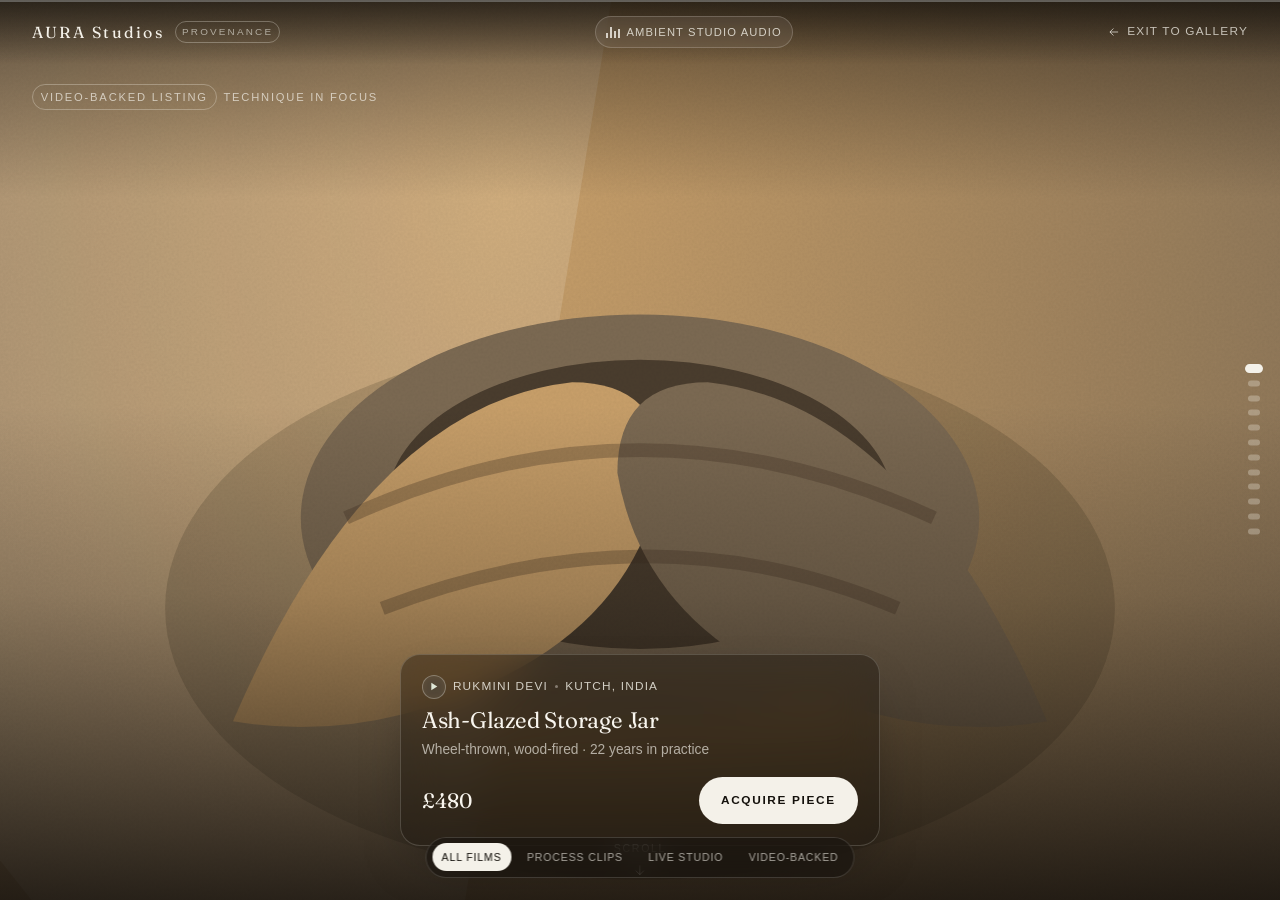
<file: studios.html>
<!DOCTYPE html>
<html lang="en">
<head>
<meta charset="utf-8">
<meta name="viewport" content="width=device-width, initial-scale=1, viewport-fit=cover">
<title>AURA Studios — Provenance</title>
<meta name="description" content="AURA Studios — a full-screen vertical feed of 15–60 second process films. Craft technique only, ambient studio audio, and no view counts, likes, comments or followers.">
<meta name="theme-color" content="#14110c">
<link rel="icon" href="assets/img/favicon.svg" type="image/svg+xml">
<link rel="preconnect" href="https://fonts.googleapis.com">
<link rel="preconnect" href="https://fonts.gstatic.com" crossorigin>
<link href="https://fonts.googleapis.com/css2?family=Fraunces:ital,opsz,wght@0,9..144,300..520;1,9..144,300..460&display=swap" rel="stylesheet">
<link rel="stylesheet" href="assets/css/style.css">
</head>
<body class="studios">
<a class="skip-link" href="#feed">Skip to the feed</a>

<div class="studio-bar">
  <a class="studio-brand" href="index.html">AURA Studios <span class="tiny">PROVENANCE</span></a>
  <button class="audio-toggle" aria-pressed="true" aria-label="Toggle ambient studio audio">
    <span class="eq" aria-hidden="true"><i></i><i></i><i></i><i></i></span>
    <span class="label">Ambient studio audio</span>
  </button>
  <a class="exit" href="gallery.html">
    <svg viewBox="0 0 24 24" width="14" height="14" fill="none" stroke="currentColor" stroke-width="1.6"><path d="M19 12H5M11 6l-6 6 6 6"/></svg>
    Exit to gallery
  </a>
</div>

<main id="feed">
  <div class="reel-track" tabindex="0" aria-label="Studio films — scroll or use the arrow keys"></div>
</main>

<nav class="reel-dots" aria-label="Film position"></nav>

<div class="reel-filter" role="group" aria-label="Filter the feed by format">
  <button data-reel-filter="all" aria-pressed="true">All films</button>
  <button data-reel-filter="clip" aria-pressed="false">Process clips</button>
  <button data-reel-filter="live" aria-pressed="false">Live studio</button>
  <button data-reel-filter="backed" aria-pressed="false">Video-backed</button>
</div>

<noscript>
  <div style="padding:6rem 1.5rem;text-align:center;color:#f4f1e9">
    <h1 style="font-family:Fraunces,serif">AURA Studios needs JavaScript</h1>
    <p style="color:rgba(244,241,233,.6)">The vertical feed is interactive. You can still browse everything in <a href="gallery.html" style="color:#f4f1e9">the gallery</a>.</p>
  </div>
</noscript>

<script src="assets/js/data.js" defer></script>
<script src="assets/js/studios.js" defer></script>
</body>
</html>
</file>
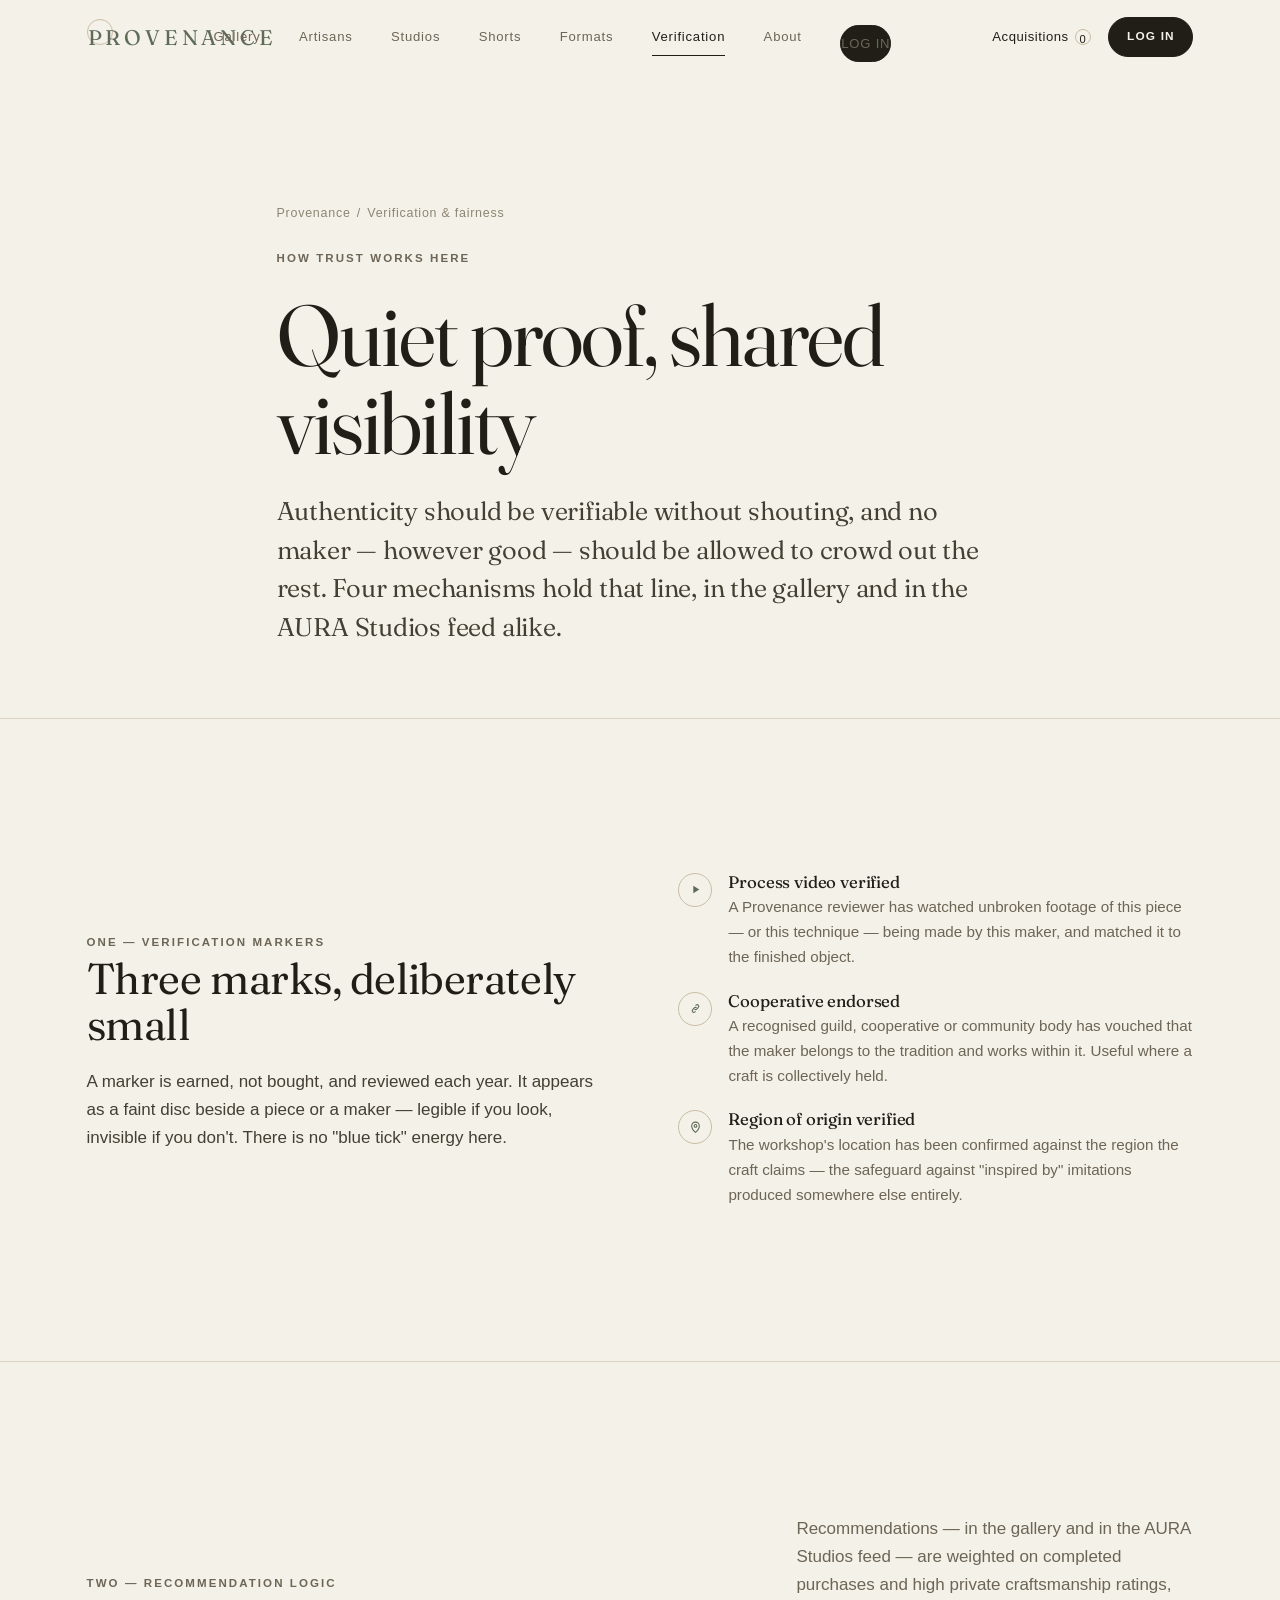
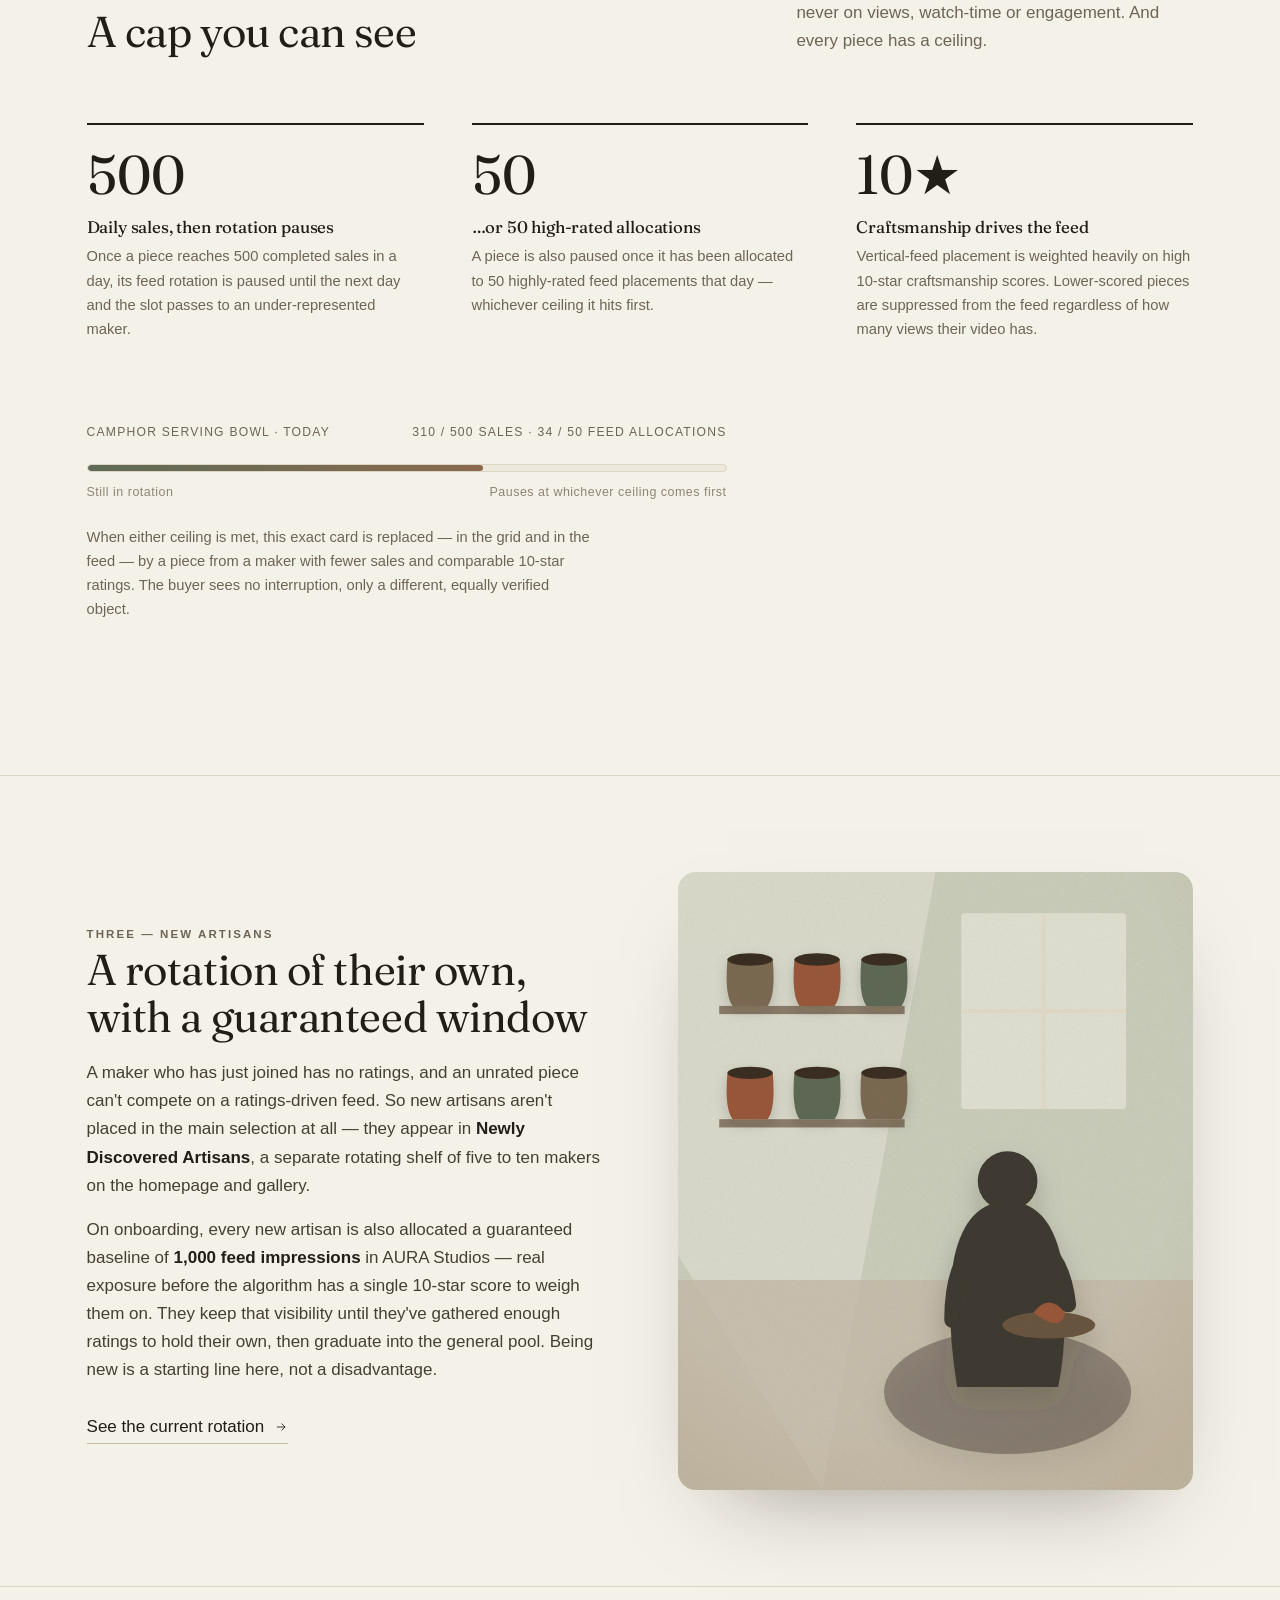
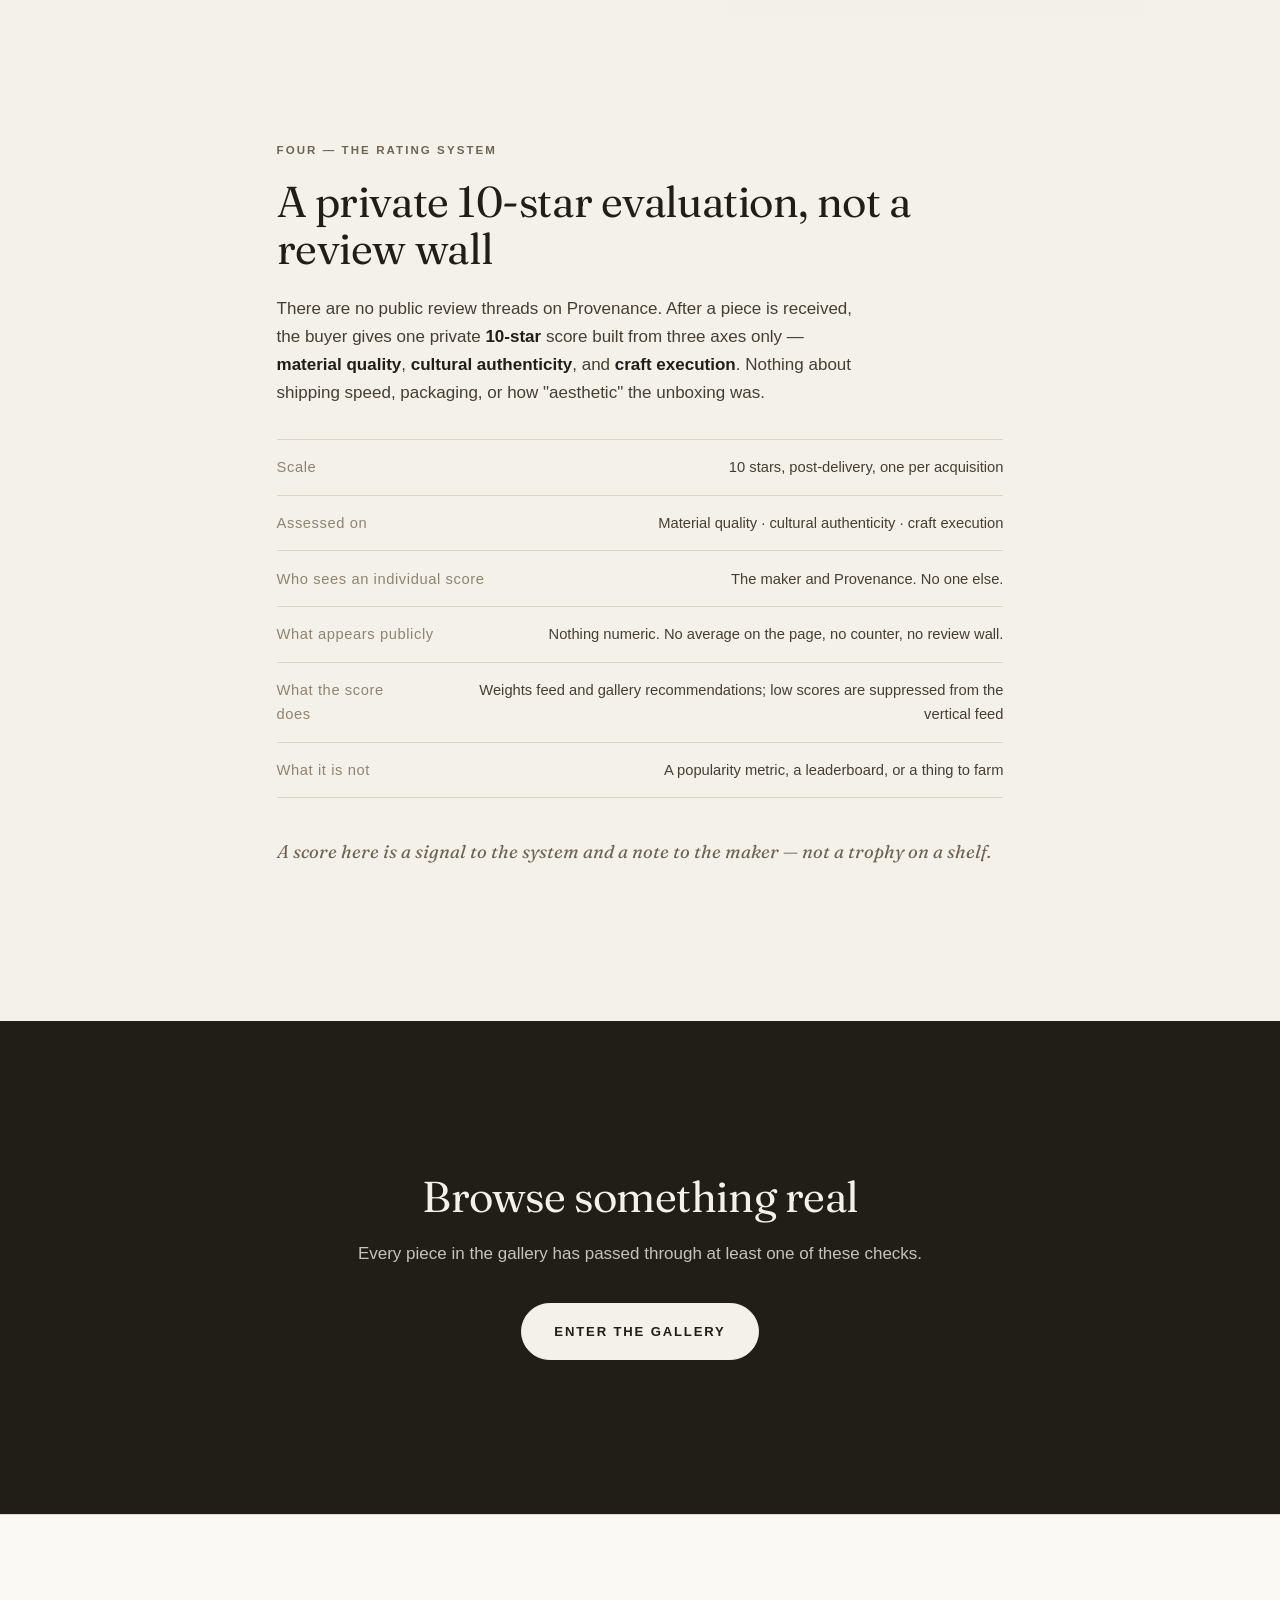
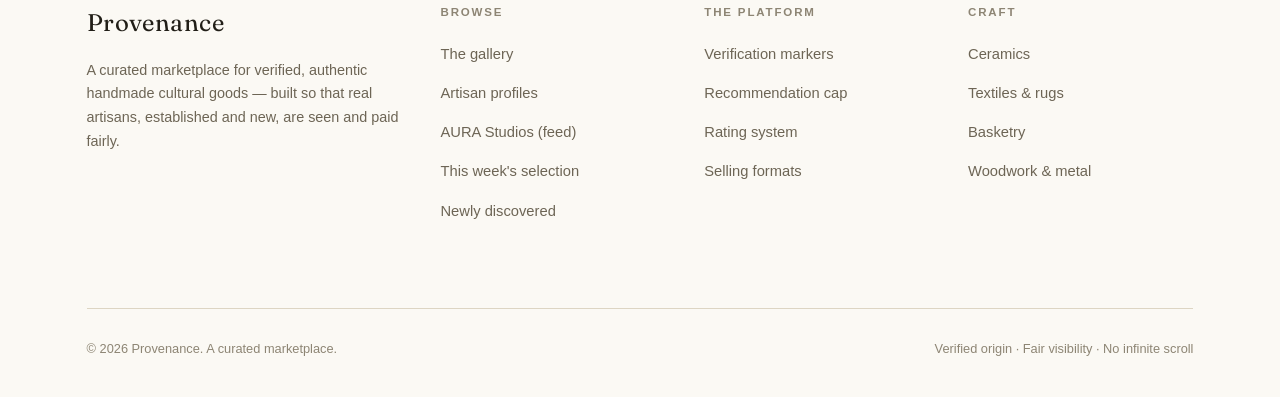
<file: verification.html>
<!DOCTYPE html>
<html lang="en">
<head>
<meta charset="utf-8">
<meta name="viewport" content="width=device-width, initial-scale=1">
<title>Verification &amp; Fairness — Provenance</title>
<meta name="description" content="How Provenance verifies authenticity, caps recommendations at 500 sales a day per piece, rotates new artisans separately, and keeps ratings private.">
<meta name="theme-color" content="#f4f1e9">
<link rel="icon" href="assets/img/favicon.svg" type="image/svg+xml">
<link rel="preconnect" href="https://fonts.googleapis.com">
<link rel="preconnect" href="https://fonts.gstatic.com" crossorigin>
<link href="https://fonts.googleapis.com/css2?family=Fraunces:ital,opsz,wght@0,9..144,300..520;1,9..144,300..460&display=swap" rel="stylesheet">
<link rel="stylesheet" href="assets/css/style.css">
<noscript><style>.reveal{opacity:1!important;transform:none!important}</style></noscript>
</head>
<body>
<a class="skip-link" href="#main">Skip to content</a>

<header class="site-header">
  <div class="wrap">
    <nav class="nav" data-open="false" aria-label="Primary">
      <a class="brand" href="index.html"><span class="mark">PROVENANCE</span></a>
      <div class="nav-links" id="nav-links">
        <a href="gallery.html">Gallery</a>
        <a href="artisan.html">Artisans</a>
        <a href="studios.html">Studios</a>
        <a href="formats.html">Formats</a>
        <a href="verification.html" aria-current="page">Verification</a>
        <a href="about.html">About</a>
      </div>
      <div style="display:flex;align-items:center;gap:1.1rem">
        <a class="nav-bag" href="gallery.html" aria-label="Your acquisitions"><span class="bag-label">Acquisitions</span> <span class="count">0</span></a>
        <button class="nav-toggle" aria-label="Open menu" aria-expanded="false" aria-controls="nav-links"><span></span><span></span><span></span></button>
      </div>
    </nav>
  </div>
</header>

<main id="main">

  <section class="page-intro">
    <div class="wrap wrap--narrow">
      <div class="breadcrumb"><a href="index.html">Provenance</a> <span>/</span> <span>Verification &amp; fairness</span></div>
      <span class="eyebrow">How trust works here</span>
      <h1 class="display">Quiet proof, shared visibility</h1>
      <p class="lede">Authenticity should be verifiable without shouting, and no maker — however good — should be allowed to crowd out the rest. Four mechanisms hold that line, in the gallery and in the AURA Studios feed alike.</p>
    </div>
  </section>

  <hr class="rule">

  <!-- Markers -->
  <section class="section">
    <div class="wrap">
      <div class="editorial">
        <div class="editorial-copy reveal">
          <span class="eyebrow">One — verification markers</span>
          <h2>Three marks, deliberately small</h2>
          <p>A marker is earned, not bought, and reviewed each year. It appears as a faint disc beside a piece or a maker — legible if you look, invisible if you don't. There is no "blue tick" energy here.</p>
        </div>
        <ul class="mark-legend reveal" data-delay="1">
          <li>
            <span class="mark" role="img" aria-label="Process video verified"><svg viewBox="0 0 24 24" fill="currentColor"><path d="M8 5v14l11-7z"/></svg></span>
            <div><h4>Process video verified</h4><p>A Provenance reviewer has watched unbroken footage of this piece — or this technique — being made by this maker, and matched it to the finished object.</p></div>
          </li>
          <li>
            <span class="mark" role="img" aria-label="Cooperative endorsed"><svg viewBox="0 0 24 24" fill="none" stroke="currentColor" stroke-width="2"><path d="M10 13a3 3 0 0 0 4.24 0l3-3a3 3 0 0 0-4.24-4.24l-1 1"/><path d="M14 11a3 3 0 0 0-4.24 0l-3 3a3 3 0 0 0 4.24 4.24l1-1"/></svg></span>
            <div><h4>Cooperative endorsed</h4><p>A recognised guild, cooperative or community body has vouched that the maker belongs to the tradition and works within it. Useful where a craft is collectively held.</p></div>
          </li>
          <li>
            <span class="mark" role="img" aria-label="Region of origin verified"><svg viewBox="0 0 24 24" fill="none" stroke="currentColor" stroke-width="2"><path d="M12 21s7-6.3 7-12A7 7 0 0 0 5 9c0 5.7 7 12 7 12z"/><circle cx="12" cy="9" r="2.5"/></svg></span>
            <div><h4>Region of origin verified</h4><p>The workshop's location has been confirmed against the region the craft claims — the safeguard against "inspired by" imitations produced somewhere else entirely.</p></div>
          </li>
        </ul>
      </div>
    </div>
  </section>

  <hr class="rule">

  <!-- Recommendation cap -->
  <section class="section" id="recommendation">
    <div class="wrap">
      <div class="section-head">
        <div><span class="eyebrow">Two — recommendation logic</span><h2>A cap you can see</h2></div>
        <p>Recommendations — in the gallery and in the AURA Studios feed — are weighted on completed purchases and high private craftsmanship ratings, never on views, watch-time or engagement. And every piece has a ceiling.</p>
      </div>

      <div class="stat-grid">
        <div class="stat reveal">
          <div class="n">500</div>
          <h4>Daily sales, then rotation pauses</h4>
          <p>Once a piece reaches 500 completed sales in a day, its feed rotation is paused until the next day and the slot passes to an under-represented maker.</p>
        </div>
        <div class="stat reveal" data-delay="1">
          <div class="n">50</div>
          <h4>…or 50 high-rated allocations</h4>
          <p>A piece is also paused once it has been allocated to 50 highly-rated feed placements that day — whichever ceiling it hits first.</p>
        </div>
        <div class="stat reveal" data-delay="2">
          <div class="n">10★</div>
          <h4>Craftsmanship drives the feed</h4>
          <p>Vertical-feed placement is weighted heavily on high 10-star craftsmanship scores. Lower-scored pieces are suppressed from the feed regardless of how many views their video has.</p>
        </div>
      </div>

      <div class="reveal" style="margin-top:clamp(48px,8vw,80px);max-width:640px">
        <div class="piece-maker" style="justify-content:space-between">
          <span>Camphor Serving Bowl · today</span>
          <span>310 / 500 sales · 34 / 50 feed allocations</span>
        </div>
        <div class="cap-meter"><i></i></div>
        <div class="cap-row"><span>Still in rotation</span><span>Pauses at whichever ceiling comes first</span></div>
        <p class="muted" style="font-size:.92rem;margin-top:1.4rem">When either ceiling is met, this exact card is replaced — in the grid and in the feed — by a piece from a maker with fewer sales and comparable 10-star ratings. The buyer sees no interruption, only a different, equally verified object.</p>
      </div>
    </div>
  </section>

  <hr class="rule">

  <!-- New artisan rotation -->
  <section class="section section--tight">
    <div class="wrap">
      <div class="editorial editorial--reverse">
        <div class="editorial-media reveal">
          <img src="assets/img/editorial-2.svg" alt="A new maker photographed in their workshop" width="1000" height="1200">
        </div>
        <div class="editorial-copy reveal" data-delay="1">
          <span class="eyebrow">Three — new artisans</span>
          <h2>A rotation of their own, with a guaranteed window</h2>
          <p>A maker who has just joined has no ratings, and an unrated piece can't compete on a ratings-driven feed. So new artisans aren't placed in the main selection at all — they appear in <strong>Newly Discovered Artisans</strong>, a separate rotating shelf of five to ten makers on the homepage and gallery.</p>
          <p>On onboarding, every new artisan is also allocated a guaranteed baseline of <strong>1,000 feed impressions</strong> in AURA Studios — real exposure before the algorithm has a single 10-star score to weigh them on. They keep that visibility until they've gathered enough ratings to hold their own, then graduate into the general pool. Being new is a starting line here, not a disadvantage.</p>
          <a class="link" href="index.html#exhibit">See the current rotation <svg class="arrow" viewBox="0 0 24 24" width="14" height="14" fill="none" stroke="currentColor" stroke-width="1.5"><path d="M5 12h14M13 6l6 6-6 6"/></svg></a>
        </div>
      </div>
    </div>
  </section>

  <hr class="rule">

  <!-- Ratings -->
  <section class="section" id="ratings">
    <div class="wrap wrap--narrow">
      <span class="eyebrow" style="display:block;margin-bottom:1.2rem">Four — the rating system</span>
      <h2>A private 10-star evaluation, not a review wall</h2>
      <p class="stack" style="margin-top:1.4rem">There are no public review threads on Provenance. After a piece is received, the buyer gives one private <strong>10-star</strong> score built from three axes only — <strong>material quality</strong>, <strong>cultural authenticity</strong>, and <strong>craft execution</strong>. Nothing about shipping speed, packaging, or how "aesthetic" the unboxing was.</p>
      <div class="spec-list" style="margin-top:2rem">
        <div><dt>Scale</dt><dd>10 stars, post-delivery, one per acquisition</dd></div>
        <div><dt>Assessed on</dt><dd>Material quality · cultural authenticity · craft execution</dd></div>
        <div><dt>Who sees an individual score</dt><dd>The maker and Provenance. No one else.</dd></div>
        <div><dt>What appears publicly</dt><dd>Nothing numeric. No average on the page, no counter, no review wall.</dd></div>
        <div><dt>What the score does</dt><dd>Weights feed and gallery recommendations; low scores are suppressed from the vertical feed</dd></div>
        <div><dt>What it is not</dt><dd>A popularity metric, a leaderboard, or a thing to farm</dd></div>
      </div>
      <p class="serif-note" style="margin-top:2.4rem">A score here is a signal to the system and a note to the maker — not a trophy on a shelf.</p>
    </div>
  </section>

  <section class="section cta-band">
    <div class="wrap wrap--narrow">
      <h2>Browse something real</h2>
      <p>Every piece in the gallery has passed through at least one of these checks.</p>
      <a class="btn" href="gallery.html">Enter the gallery</a>
    </div>
  </section>

</main>

<footer class="site-footer">
  <div class="wrap">
    <div class="footer-grid">
      <div>
        <span class="brand">Provenance</span>
        <p>A curated marketplace for verified, authentic handmade cultural goods — built so that real artisans, established and new, are seen and paid fairly.</p>
      </div>
      <div>
        <h5>Browse</h5>
        <ul>
          <li><a href="gallery.html">The gallery</a></li>
          <li><a href="artisan.html">Artisan profiles</a></li>
          <li><a href="studios.html">AURA Studios (feed)</a></li>
          <li><a href="index.html#exhibit">This week's selection</a></li>
          <li><a href="index.html">Newly discovered</a></li>
        </ul>
      </div>
      <div>
        <h5>The platform</h5>
        <ul>
          <li><a href="verification.html">Verification markers</a></li>
          <li><a href="verification.html#recommendation">Recommendation cap</a></li>
          <li><a href="verification.html#ratings">Rating system</a></li>
          <li><a href="formats.html">Selling formats</a></li>
        </ul>
      </div>
      <div>
        <h5>Craft</h5>
        <ul>
          <li><a href="gallery.html">Ceramics</a></li>
          <li><a href="gallery.html">Textiles &amp; rugs</a></li>
          <li><a href="gallery.html">Basketry</a></li>
          <li><a href="gallery.html">Woodwork &amp; metal</a></li>
        </ul>
      </div>
    </div>
    <div class="footer-base">
      <span>© <span data-year>2026</span> Provenance. A curated marketplace.</span>
      <span>Verified origin · Fair visibility · No infinite scroll</span>
    </div>
  </div>
</footer>

<script src="assets/js/config.js"></script>
<script src="assets/js/idb-store.js" defer></script>
<script src="assets/js/rank.js" defer></script>
<script src="assets/js/data.js" defer></script>
<script src="assets/js/backend.js" defer></script>
<script src="assets/js/main.js" defer></script>
</body>
</html>
</file>
<file: assets/css/style.css>
/* =====================================================================
   PROVENANCE — a gallery of verified makers
   Design system. One stylesheet, no build step.
   Influences: Apple HIG (clarity, deference to content, depth),
   museum-shop / editorial print, muted natural materials.
   ===================================================================== */

/* ---------- Fonts ---------- */
/* Fraunces (display serif) + system sans for body/UI. */

/* ---------- Tokens ---------- */
:root {
  color-scheme: light;

  --paper:        #f4f1e9;
  --paper-2:      #eee9dd;
  --surface:      #fbf9f4;
  --surface-2:    #f7f4ec;

  --ink:          #211e17;
  --ink-soft:     #453f33;
  --muted:        #6d6555;
  --faint:        #8d8574;

  --line:         #ddd5c3;
  --line-strong:  #c8bda4;

  --clay:         #8a6a4d;   /* primary accent — used sparingly */
  --terracotta:   #9a583a;
  --sage:         #5e6b57;   /* verification marks */
  --gold:         #7c6a44;

  --focus:        #3a5a78;

  --shadow-sm:  0 1px 2px rgba(35,30,20,.06), 0 2px 8px rgba(35,30,20,.05);
  --shadow-lg:  0 24px 60px -32px rgba(40,32,20,.38);
  --shadow-img: 0 40px 90px -50px rgba(40,32,20,.5);

  --maxw: 1240px;
  --measure: 62ch;
  --gutter: clamp(20px, 5.2vw, 68px);
  --section: clamp(72px, 12vw, 160px);

  --serif: "Fraunces", "Iowan Old Style", "Palatino Linotype", Palatino, Georgia, "Times New Roman", serif;
  --sans: -apple-system, BlinkMacSystemFont, "Segoe UI", Roboto, Helvetica, Arial, sans-serif;

  --r-sm: 4px;
  --r-md: 10px;
  --r-lg: 18px;

  --ease: cubic-bezier(.22, 1, .36, 1);
  --dur: .6s;
}

@media (prefers-color-scheme: dark) {
  :root {
    color-scheme: dark;

    --paper:        #1a1712;
    --paper-2:      #201c15;
    --surface:      #242019;
    --surface-2:    #2a251d;

    --ink:          #ece4d3;
    --ink-soft:     #d3c9b3;
    --muted:        #a49a83;
    --faint:        #857c68;

    --line:         #38322708;
    --line:         #3b3428;
    --line-strong:  #4c4534;

    --clay:         #c19a76;
    --terracotta:   #cf8460;
    --sage:         #9db38f;
    --gold:         #c3ab7c;

    --focus:        #8fb4d4;

    --shadow-sm:  0 1px 2px rgba(0,0,0,.4);
    --shadow-lg:  0 24px 60px -32px rgba(0,0,0,.7);
    --shadow-img: 0 40px 90px -50px rgba(0,0,0,.75);
  }
}

/* ---------- Reset ---------- */
*, *::before, *::after { box-sizing: border-box; }
* { margin: 0; }
html {
  -webkit-text-size-adjust: 100%;
  scroll-behavior: smooth;
  overflow-x: clip; /* contain any wide child without making <body> a scroll container */
}
@media (prefers-reduced-motion: reduce) {
  html { scroll-behavior: auto; }
  *, *::before, *::after {
    animation-duration: .001ms !important;
    animation-iteration-count: 1 !important;
    transition-duration: .001ms !important;
  }
}

body {
  font-family: var(--sans);
  font-size: 1.0625rem;
  line-height: 1.65;
  color: var(--ink-soft);
  background: var(--paper);
  -webkit-font-smoothing: antialiased;
  text-rendering: optimizeLegibility;
}

img, svg, video { display: block; max-width: 100%; height: auto; }
a { color: inherit; text-decoration: none; }
button { font: inherit; color: inherit; cursor: pointer; background: none; border: none; }
ul, ol { list-style: none; padding: 0; }

::selection { background: var(--clay); color: var(--paper); }

:focus-visible {
  outline: 2px solid var(--focus);
  outline-offset: 3px;
  border-radius: 2px;
}

/* ---------- Typography ---------- */
h1, h2, h3, h4 {
  font-family: var(--serif);
  font-weight: 380;
  font-optical-sizing: auto;
  color: var(--ink);
  line-height: 1.08;
  letter-spacing: -0.01em;
  font-variation-settings: "SOFT" 0, "WONK" 0;
}

.display {
  font-size: clamp(2.6rem, 7vw, 5.4rem);
  line-height: 1.02;
  letter-spacing: -0.022em;
}
h1 { font-size: clamp(2.1rem, 5vw, 3.6rem); }
h2 { font-size: clamp(1.7rem, 3.6vw, 2.7rem); }
h3 { font-size: clamp(1.2rem, 2vw, 1.5rem); letter-spacing: -0.005em; }
h4 { font-size: 1.05rem; font-weight: 440; }

p { max-width: var(--measure); }
strong { font-weight: 600; color: var(--ink); }
em { font-style: italic; }

.lede {
  font-family: var(--serif);
  font-size: clamp(1.2rem, 2.3vw, 1.6rem);
  line-height: 1.5;
  color: var(--ink-soft);
  font-weight: 360;
  letter-spacing: -0.008em;
}

.eyebrow {
  font-family: var(--sans);
  font-size: .72rem;
  font-weight: 600;
  letter-spacing: 0.18em;
  text-transform: uppercase;
  color: var(--muted);
}

.serif-note {
  font-family: var(--serif);
  font-style: italic;
  font-size: 1.15rem;
  color: var(--muted);
}

/* ---------- Layout ---------- */
.wrap {
  width: 100%;
  max-width: var(--maxw);
  margin-inline: auto;
  padding-inline: var(--gutter);
}
.wrap--narrow { max-width: 860px; }
.wrap--wide { max-width: 1440px; }

.section { padding-block: var(--section); }
.section--tight { padding-block: clamp(48px, 8vw, 96px); }
.rule { height: 1px; background: var(--line); border: 0; }

.section-head {
  display: flex;
  align-items: flex-end;
  justify-content: space-between;
  gap: 2rem;
  flex-wrap: wrap;
  margin-bottom: clamp(36px, 6vw, 68px);
}
.section-head p { color: var(--muted); max-width: 42ch; }
.section-head .eyebrow { display: block; margin-bottom: 1rem; }

/* ---------- Links & buttons ---------- */
.link {
  display: inline-flex;
  align-items: center;
  gap: .55em;
  font-weight: 500;
  color: var(--ink);
  padding-bottom: 2px;
  border-bottom: 1px solid var(--line-strong);
  transition: border-color var(--dur) var(--ease), gap var(--dur) var(--ease);
}
.link:hover { border-color: var(--ink); gap: .85em; }
.link .arrow { transition: transform var(--dur) var(--ease); }
.link:hover .arrow { transform: translateX(3px); }

.btn {
  display: inline-flex;
  align-items: center;
  justify-content: center;
  gap: .6em;
  padding: 1.05rem 2rem;
  font-family: var(--sans);
  font-size: .82rem;
  font-weight: 600;
  letter-spacing: 0.14em;
  text-transform: uppercase;
  color: var(--paper);
  background: var(--ink);
  border: 1px solid var(--ink);
  border-radius: 999px;
  transition: transform var(--dur) var(--ease), background-color var(--dur) var(--ease), color var(--dur) var(--ease);
}
.btn:hover { transform: translateY(-2px); background: var(--clay); border-color: var(--clay); }
.btn:active { transform: translateY(0); }
.btn--ghost {
  color: var(--ink);
  background: transparent;
  border-color: var(--line-strong);
}
.btn--ghost:hover { color: var(--ink); background: transparent; border-color: var(--ink); }
.btn--block { display: flex; width: 100%; }

/* ---------- Header ---------- */
.site-header {
  position: sticky;
  top: 0;
  z-index: 100;
  background: color-mix(in srgb, var(--paper) 82%, transparent);
  backdrop-filter: saturate(1.4) blur(14px);
  -webkit-backdrop-filter: saturate(1.4) blur(14px);
  border-bottom: 1px solid transparent;
  transition: border-color .4s var(--ease), background-color .4s var(--ease);
}
.site-header.is-scrolled { border-color: var(--line); }
.nav {
  display: flex;
  align-items: center;
  justify-content: space-between;
  gap: 2rem;
  height: 74px;
}
.brand {
  font-family: var(--serif);
  font-size: 1.32rem;
  letter-spacing: 0.02em;
  color: var(--ink);
  font-weight: 400;
  white-space: nowrap;
}
.brand .mark { letter-spacing: 0.18em; }
.nav-links {
  display: flex;
  align-items: center;
  gap: clamp(1.2rem, 3vw, 2.6rem);
}
.nav-links a {
  font-size: .82rem;
  font-weight: 500;
  letter-spacing: 0.06em;
  color: var(--muted);
  padding: .4rem 0;
  position: relative;
  transition: color .3s var(--ease);
}
.nav-links a::after {
  content: "";
  position: absolute;
  left: 0; right: 0; bottom: -2px;
  height: 1px;
  background: var(--ink);
  transform: scaleX(0);
  transform-origin: left;
  transition: transform .4s var(--ease);
}
.nav-links a:hover { color: var(--ink); }
.nav-links a:hover::after,
.nav-links a[aria-current="page"]::after { transform: scaleX(1); }
.nav-links a[aria-current="page"] { color: var(--ink); }

.nav-bag {
  display: inline-flex;
  align-items: center;
  gap: .5em;
  font-size: .82rem;
  font-weight: 500;
  letter-spacing: 0.04em;
  color: var(--ink);
  white-space: nowrap;
}
.nav-bag .count {
  font-variant-numeric: tabular-nums;
  min-width: 1.4em;
  height: 1.4em;
  display: inline-grid;
  place-items: center;
  font-size: .7rem;
  border: 1px solid var(--line-strong);
  border-radius: 999px;
  padding: 0 .3em;
}
.nav-toggle { display: none; }
.bag-label { display: inline; }

@media (max-width: 860px) {
  .nav { height: 64px; }
  .brand { font-size: 1.05rem; }
  .brand .mark { letter-spacing: 0.1em; }
  .bag-label { display: none; }
  .nav-bag { gap: 0; }
  .nav-bag .count { border-color: var(--line-strong); }

  .nav-toggle {
    display: inline-flex;
    flex-direction: column;
    gap: 5px;
    padding: 10px;
    margin-right: -10px;
  }
  .nav-toggle span {
    width: 22px; height: 1.5px; background: var(--ink);
    transition: transform .4s var(--ease), opacity .3s var(--ease);
  }
  .nav[data-open="true"] .nav-toggle span:nth-child(1) { transform: translateY(6.5px) rotate(45deg); }
  .nav[data-open="true"] .nav-toggle span:nth-child(2) { opacity: 0; }
  .nav[data-open="true"] .nav-toggle span:nth-child(3) { transform: translateY(-6.5px) rotate(-45deg); }

  .nav-links {
    position: fixed;
    inset: 64px 0 auto 0;
    flex-direction: column;
    align-items: flex-start;
    gap: 0;
    background: var(--paper);
    border-bottom: 1px solid var(--line);
    padding: 1rem var(--gutter) 2rem;
    transform: translateY(-12px);
    opacity: 0;
    pointer-events: none;
    transition: transform .45s var(--ease), opacity .35s var(--ease);
  }
  .nav[data-open="true"] .nav-links { transform: translateY(0); opacity: 1; pointer-events: auto; }
  .nav-links a { font-size: 1.35rem; font-family: var(--serif); padding: .9rem 0; width: 100%; border-bottom: 1px solid var(--line); }
  .nav-links a::after { display: none; }
}

/* ---------- Hero ---------- */
.hero {
  position: relative;
  padding-block: clamp(60px, 12vw, 140px) var(--section);
}
.hero-grid {
  display: grid;
  grid-template-columns: 1.05fr .95fr;
  gap: clamp(2rem, 6vw, 5rem);
  align-items: center;
}
.hero-copy .eyebrow { margin-bottom: 1.6rem; display: block; }
.hero-copy .lede { margin-top: 1.8rem; }
.hero-actions { margin-top: 2.6rem; display: flex; gap: 1rem; flex-wrap: wrap; }
.hero-figure {
  position: relative;
  border-radius: var(--r-lg);
  overflow: hidden;
  box-shadow: var(--shadow-img);
  background: var(--surface);
  aspect-ratio: 4 / 5;
}
.hero-figure img { width: 100%; height: 100%; object-fit: cover; }
.hero-figure figcaption {
  position: absolute;
  left: 0; right: 0; bottom: 0;
  padding: 2.4rem 1.6rem 1.4rem;
  font-size: .78rem;
  letter-spacing: 0.04em;
  color: #f4f1e9;
  background: linear-gradient(to top, rgba(20,16,10,.66), transparent);
}
@media (max-width: 900px) {
  .hero-grid { grid-template-columns: 1fr; }
  .hero-figure { aspect-ratio: 3 / 3.4; max-height: 70vh; }
}

/* ---------- Piece grid (gallery) ---------- */
.piece-grid {
  display: grid;
  grid-template-columns: repeat(3, 1fr);
  gap: clamp(2rem, 4vw, 3.6rem) clamp(1.6rem, 3vw, 2.8rem);
}
.piece-grid--two { grid-template-columns: repeat(2, 1fr); gap: clamp(2.4rem, 5vw, 4.4rem); }
@media (max-width: 900px) { .piece-grid { grid-template-columns: repeat(2, 1fr); } }
@media (max-width: 560px) { .piece-grid, .piece-grid--two { grid-template-columns: 1fr; } }

.piece {
  display: flex;
  flex-direction: column;
}
.piece-media {
  position: relative;
  aspect-ratio: 4 / 5;
  border-radius: var(--r-md);
  overflow: hidden;
  background: var(--surface);
  box-shadow: var(--shadow-sm);
}
.piece-media img {
  width: 100%; height: 100%;
  object-fit: cover;
  transition: transform 1.2s var(--ease);
}
.piece:hover .piece-media img { transform: scale(1.04); }
.piece-media .marks {
  position: absolute;
  top: .9rem; left: .9rem;
  display: flex; gap: .4rem;
}
.piece-body { padding-top: 1.15rem; }
.piece-maker {
  font-size: .76rem;
  letter-spacing: 0.1em;
  text-transform: uppercase;
  color: var(--muted);
  display: flex; align-items: center; gap: .5em;
  flex-wrap: wrap;
}
.piece-maker .dot { width: 3px; height: 3px; border-radius: 50%; background: var(--line-strong); }
.piece-title {
  font-family: var(--serif);
  font-size: 1.28rem;
  color: var(--ink);
  margin-top: .5rem;
  line-height: 1.2;
}
.piece-meta {
  margin-top: .55rem;
  display: flex;
  align-items: baseline;
  justify-content: space-between;
  gap: 1rem;
  font-size: .9rem;
  color: var(--muted);
}
.piece-price { font-variant-numeric: tabular-nums; color: var(--ink-soft); }
.piece-format {
  font-size: .72rem;
  letter-spacing: 0.08em;
  text-transform: uppercase;
  color: var(--faint);
}

/* ---------- Verification marks ---------- */
.mark {
  --m: 26px;
  width: var(--m); height: var(--m);
  display: inline-grid;
  place-items: center;
  border-radius: 50%;
  background: color-mix(in srgb, var(--paper) 88%, transparent);
  backdrop-filter: blur(4px);
  border: 1px solid var(--line-strong);
  color: var(--sage);
}
.mark svg { width: 13px; height: 13px; }
.mark--inline {
  --m: 30px;
  background: var(--surface);
}

.mark-legend { display: grid; gap: 1.4rem; }
.mark-legend li {
  display: grid;
  grid-template-columns: 34px 1fr;
  gap: 1rem;
  align-items: start;
}
.mark-legend .mark { --m: 34px; }
.mark-legend h4 { color: var(--ink); margin-bottom: .2rem; }
.mark-legend p { font-size: .95rem; color: var(--muted); }

/* ---------- Artisan cards (Newly Discovered) ---------- */
.discover-row {
  display: grid;
  grid-auto-flow: column;
  grid-auto-columns: minmax(220px, 1fr);
  gap: 1.6rem;
  overflow-x: auto;
  scroll-snap-type: x mandatory;
  padding-bottom: 1rem;
  margin-inline: calc(var(--gutter) * -1);
  padding-inline: var(--gutter);
  scrollbar-width: thin;
}
.discover-row::-webkit-scrollbar { height: 3px; }
.discover-row::-webkit-scrollbar-thumb { background: var(--line-strong); }
@media (min-width: 1100px) {
  .discover-row {
    grid-auto-flow: row;
    grid-template-columns: repeat(5, 1fr);
    overflow: visible;
    margin-inline: 0;
    padding-inline: 0;
  }
}
.maker-card { scroll-snap-align: start; }
.maker-portrait {
  aspect-ratio: 1 / 1;
  border-radius: 50%;
  overflow: hidden;
  background: var(--surface);
  box-shadow: var(--shadow-sm);
  margin-bottom: 1rem;
}
.maker-portrait img { width: 100%; height: 100%; object-fit: cover; }
.maker-card h4 { color: var(--ink); font-size: 1.1rem; }
.maker-card .place {
  font-size: .78rem;
  letter-spacing: 0.08em;
  text-transform: uppercase;
  color: var(--muted);
  margin-top: .3rem;
}
.maker-card .craft { font-size: .92rem; color: var(--muted); margin-top: .5rem; }

/* ---------- Pagination ---------- */
.pager {
  margin-top: clamp(48px, 8vw, 88px);
  display: flex;
  align-items: center;
  justify-content: center;
  gap: .4rem;
}
.pager button, .pager .ellipsis {
  min-width: 44px; height: 44px;
  display: inline-grid; place-items: center;
  font-size: .9rem;
  font-variant-numeric: tabular-nums;
  color: var(--muted);
  border-radius: 999px;
  border: 1px solid transparent;
  transition: color .3s var(--ease), border-color .3s var(--ease), background-color .3s var(--ease);
}
.pager button:hover { color: var(--ink); border-color: var(--line-strong); }
.pager button[aria-current="true"] {
  color: var(--ink);
  border-color: var(--ink);
}
.pager button[disabled] { opacity: .32; cursor: not-allowed; }
.pager .edge { letter-spacing: 0.1em; text-transform: uppercase; font-size: .74rem; padding-inline: 1rem; }

/* ---------- Editorial blocks ---------- */
.editorial {
  display: grid;
  grid-template-columns: 1fr 1fr;
  gap: clamp(2rem, 6vw, 5rem);
  align-items: center;
}
.editorial--reverse .editorial-media { order: 2; }
@media (max-width: 860px) {
  .editorial { grid-template-columns: 1fr; }
  .editorial--reverse .editorial-media { order: 0; }
}
.editorial-media {
  border-radius: var(--r-lg);
  overflow: hidden;
  box-shadow: var(--shadow-img);
  aspect-ratio: 5 / 6;
  background: var(--surface);
}
.editorial-media img { width: 100%; height: 100%; object-fit: cover; }
.editorial-copy h2 { margin-bottom: 1.2rem; }
.editorial-copy p + p { margin-top: 1rem; }
.editorial-copy .link { margin-top: 1.8rem; }

/* ---------- Manifesto / quote ---------- */
.manifesto {
  background: var(--surface);
  border-block: 1px solid var(--line);
}
.manifesto blockquote {
  font-family: var(--serif);
  font-size: clamp(1.6rem, 4vw, 2.9rem);
  line-height: 1.24;
  letter-spacing: -0.015em;
  color: var(--ink);
  font-weight: 340;
  max-width: 22ch;
}
.manifesto .who { margin-top: 2rem; font-size: .82rem; letter-spacing: 0.1em; text-transform: uppercase; color: var(--muted); }

/* ---------- Product page ---------- */
.product {
  display: grid;
  grid-template-columns: 1.1fr .9fr;
  gap: clamp(2rem, 6vw, 5rem);
  align-items: start;
}
@media (max-width: 940px) { .product { grid-template-columns: 1fr; } }

.product-gallery { display: grid; gap: 1rem; position: sticky; top: 100px; }
@media (max-width: 940px) { .product-gallery { position: static; } }
.product-gallery .frame {
  border-radius: var(--r-md);
  overflow: hidden;
  background: var(--surface);
  box-shadow: var(--shadow-sm);
  aspect-ratio: 4 / 5;
}
.product-gallery .thumbs {
  display: grid;
  grid-template-columns: repeat(4, 1fr);
  gap: 1rem;
}
.product-gallery .thumbs button {
  border-radius: var(--r-sm);
  overflow: hidden;
  aspect-ratio: 1/1;
  background: var(--surface);
  border: 1px solid var(--line);
  opacity: .6;
  transition: opacity .3s var(--ease), border-color .3s var(--ease);
}
.product-gallery .thumbs button[aria-current="true"] { opacity: 1; border-color: var(--ink); }

.product-info .eyebrow { display:block; margin-bottom: 1rem; }
.product-info h1 { margin-bottom: 1rem; }
.product-price {
  font-family: var(--serif);
  font-size: 1.5rem;
  color: var(--ink);
  font-variant-numeric: tabular-nums;
}
.product-desc { margin-top: 1.6rem; color: var(--muted); }
.product-desc p + p { margin-top: 1rem; }

.acquire {
  margin-top: 2rem;
  padding: 1.6rem;
  border: 1px solid var(--line);
  border-radius: var(--r-md);
  background: var(--surface);
}
.acquire .note {
  margin-top: 1rem;
  font-size: .82rem;
  color: var(--faint);
  text-align: center;
  letter-spacing: 0.02em;
}

.spec-list {
  margin-top: 2rem;
  border-top: 1px solid var(--line);
}
.spec-list div {
  display: flex;
  justify-content: space-between;
  gap: 1.5rem;
  padding: .95rem 0;
  border-bottom: 1px solid var(--line);
  font-size: .92rem;
}
.spec-list dt { color: var(--faint); letter-spacing: 0.04em; }
.spec-list dd { color: var(--ink-soft); text-align: right; }

/* ---------- Maker's card ---------- */
.makers-card {
  margin-top: 2rem;
  display: grid;
  grid-template-columns: 84px 1fr;
  gap: 1.2rem;
  align-items: center;
  padding: 1.4rem;
  border: 1px solid var(--line);
  border-radius: var(--r-md);
  transition: border-color .4s var(--ease), transform .4s var(--ease);
}
.makers-card:hover { border-color: var(--line-strong); transform: translateY(-2px); }
.makers-card .avatar {
  width: 84px; height: 84px;
  border-radius: 50%;
  overflow: hidden;
  background: var(--surface);
}
.makers-card .avatar img { width: 100%; height: 100%; object-fit: cover; }
.makers-card .k {
  font-size: .7rem; letter-spacing: 0.14em; text-transform: uppercase; color: var(--faint);
}
.makers-card h3 { font-size: 1.2rem; margin: .15rem 0 .3rem; }
.makers-card .sub { font-size: .88rem; color: var(--muted); }
.makers-card .arrow-link { margin-top: .5rem; font-size: .8rem; }

/* ---------- Artisan profile ---------- */
.artisan-hero {
  display: grid;
  grid-template-columns: .8fr 1.2fr;
  gap: clamp(2rem, 6vw, 5rem);
  align-items: center;
}
@media (max-width: 860px) { .artisan-hero { grid-template-columns: 1fr; } }
.artisan-hero .portrait {
  border-radius: var(--r-lg);
  overflow: hidden;
  aspect-ratio: 4/5;
  box-shadow: var(--shadow-img);
  background: var(--surface);
}
.artisan-hero .portrait img { width: 100%; height: 100%; object-fit: cover; }
.artisan-hero h1 { margin: 1rem 0; }
.artisan-hero .region {
  font-size: .8rem; letter-spacing: 0.14em; text-transform: uppercase; color: var(--muted);
  display: flex; align-items: center; gap: .6em;
}
.artisan-hero .marks-inline { margin-top: 1.6rem; display: flex; gap: .6rem; }

.story {
  columns: 2;
  column-gap: clamp(2rem, 5vw, 4rem);
}
.story p { max-width: none; break-inside: avoid; }
.story p + p { margin-top: 1rem; }
.story p:first-child::first-letter {
  font-family: var(--serif);
  font-size: 3.4em;
  float: left;
  line-height: .8;
  padding: .1em .1em 0 0;
  color: var(--clay);
}
@media (max-width: 700px) { .story { columns: 1; } }

.process-strip {
  display: grid;
  grid-template-columns: repeat(4, 1fr);
  gap: 1rem;
}
@media (max-width: 700px) { .process-strip { grid-template-columns: repeat(2, 1fr); } }
.process-strip figure {
  border-radius: var(--r-sm);
  overflow: hidden;
  background: var(--surface);
  aspect-ratio: 3/4;
  box-shadow: var(--shadow-sm);
}
.process-strip img { width: 100%; height: 100%; object-fit: cover; }

.video-frame {
  position: relative;
  border-radius: var(--r-lg);
  overflow: hidden;
  aspect-ratio: 16/9;
  background: var(--surface);
  box-shadow: var(--shadow-img);
  display: grid;
  place-items: center;
}
.video-frame img { position: absolute; inset: 0; width: 100%; height: 100%; object-fit: cover; }
.video-frame .play {
  position: relative;
  width: 76px; height: 76px;
  border-radius: 50%;
  background: color-mix(in srgb, var(--paper) 90%, transparent);
  backdrop-filter: blur(6px);
  display: grid; place-items: center;
  border: 1px solid rgba(255,255,255,.4);
  transition: transform .4s var(--ease);
}
.video-frame:hover .play { transform: scale(1.08); }
.video-frame .play svg { width: 22px; height: 22px; margin-left: 3px; color: var(--ink); }
.video-frame .cap {
  position: absolute; left: 1.4rem; bottom: 1.2rem;
  font-size: .76rem; letter-spacing: 0.08em; text-transform: uppercase;
  color: #f4f1e9;
}

/* ---------- Formats ---------- */
.format-list { display: grid; gap: clamp(2rem, 5vw, 3.4rem); }
.format-row {
  display: grid;
  grid-template-columns: 96px 1fr auto;
  gap: 2rem;
  align-items: center;
  padding: clamp(1.6rem, 4vw, 2.6rem) 0;
  border-top: 1px solid var(--line);
}
.format-row:last-child { border-bottom: 1px solid var(--line); }
@media (max-width: 760px) {
  .format-row { grid-template-columns: 1fr; gap: 1rem; }
}
.format-row .num {
  font-family: var(--serif);
  font-size: 2.4rem;
  color: var(--line-strong);
  font-variant-numeric: tabular-nums;
}
.format-row h3 { margin-bottom: .5rem; }
.format-row p { color: var(--muted); font-size: .96rem; }
.format-row .tag {
  font-size: .72rem; letter-spacing: 0.1em; text-transform: uppercase;
  color: var(--sage);
  white-space: nowrap;
}

/* ---------- Filters ---------- */
.filters {
  display: flex;
  gap: .6rem;
  flex-wrap: wrap;
  align-items: center;
}
.filters .chip {
  font-size: .78rem;
  letter-spacing: 0.06em;
  padding: .55rem 1.05rem;
  border-radius: 999px;
  border: 1px solid var(--line-strong);
  color: var(--muted);
  transition: color .3s var(--ease), border-color .3s var(--ease), background-color .3s var(--ease);
}
.filters .chip:hover { color: var(--ink); border-color: var(--ink); }
.filters .chip[aria-pressed="true"] { color: var(--paper); background: var(--ink); border-color: var(--ink); }

/* ---------- Stat / cap explainer ---------- */
.stat-grid {
  display: grid;
  grid-template-columns: repeat(3, 1fr);
  gap: clamp(1.6rem, 4vw, 3rem);
}
@media (max-width: 760px) { .stat-grid { grid-template-columns: 1fr; } }
.stat {
  border-top: 2px solid var(--ink);
  padding-top: 1.4rem;
}
.stat .n {
  font-family: var(--serif);
  font-size: clamp(2.4rem, 5vw, 3.4rem);
  color: var(--ink);
  line-height: 1;
  font-variant-numeric: tabular-nums;
}
.stat h4 { margin: 1rem 0 .5rem; }
.stat p { font-size: .92rem; color: var(--muted); }

/* ---------- Cap meter (recommendation logic) ---------- */
.cap-meter {
  margin-top: 1.4rem;
  height: 8px;
  border-radius: 999px;
  background: var(--paper-2);
  overflow: hidden;
  border: 1px solid var(--line);
}
.cap-meter i {
  display: block;
  height: 100%;
  width: 62%;
  background: linear-gradient(90deg, var(--sage), var(--clay));
  border-radius: 999px;
}
.cap-row {
  display: flex; justify-content: space-between;
  font-size: .78rem; color: var(--faint);
  margin-top: .6rem;
  letter-spacing: 0.04em;
}

/* ---------- CTA band ---------- */
.cta-band {
  text-align: center;
  background: var(--ink);
  color: var(--paper);
}
.cta-band h2 { color: var(--paper); margin-bottom: 1.2rem; }
.cta-band p { color: color-mix(in srgb, var(--paper) 78%, transparent); margin: 0 auto 2.2rem; }
.cta-band .btn { background: var(--paper); color: var(--ink); border-color: var(--paper); }
.cta-band .btn:hover { background: var(--clay); color: var(--paper); border-color: var(--clay); }

/* ---------- Footer ---------- */
.site-footer {
  border-top: 1px solid var(--line);
  padding-block: clamp(48px, 8vw, 88px) 2.4rem;
  background: var(--surface);
}
.footer-grid {
  display: grid;
  grid-template-columns: 1.4fr 1fr 1fr 1fr;
  gap: 2.4rem;
}
@media (max-width: 860px) { .footer-grid { grid-template-columns: 1fr 1fr; } }
@media (max-width: 480px) { .footer-grid { grid-template-columns: 1fr; } }
.site-footer .brand { font-size: 1.5rem; }
.site-footer p { font-size: .9rem; color: var(--muted); margin-top: 1rem; }
.site-footer h5 {
  font-family: var(--sans);
  font-size: .72rem;
  letter-spacing: 0.16em;
  text-transform: uppercase;
  color: var(--faint);
  margin-bottom: 1.1rem;
}
.site-footer li { margin-bottom: .7rem; }
.site-footer li a { font-size: .92rem; color: var(--muted); transition: color .3s var(--ease); }
.site-footer li a:hover { color: var(--ink); }
.footer-base {
  margin-top: clamp(40px, 7vw, 72px);
  padding-top: 1.8rem;
  border-top: 1px solid var(--line);
  display: flex;
  justify-content: space-between;
  gap: 1rem;
  flex-wrap: wrap;
  font-size: .8rem;
  color: var(--faint);
}

/* ---------- Reveal on scroll ---------- */
.reveal {
  opacity: 0;
  transform: translateY(18px);
  transition: opacity .7s var(--ease), transform .7s var(--ease);
}
.reveal.is-in { opacity: 1; transform: none; }
.reveal[data-delay="1"] { transition-delay: .08s; }
.reveal[data-delay="2"] { transition-delay: .16s; }
.reveal[data-delay="3"] { transition-delay: .24s; }
.reveal[data-delay="4"] { transition-delay: .32s; }
@media (prefers-reduced-motion: reduce) {
  .reveal { opacity: 1; transform: none; }
}

/* ---------- Page intro ---------- */
.page-intro { padding-block: clamp(64px, 12vw, 128px) clamp(40px, 7vw, 72px); }
.page-intro .eyebrow { display: block; margin-bottom: 1.4rem; }
.page-intro .lede { margin-top: 1.6rem; }
.breadcrumb {
  font-size: .78rem;
  letter-spacing: 0.06em;
  color: var(--faint);
  margin-bottom: 1.6rem;
  display: flex; gap: .5em; align-items: center;
}
.breadcrumb a:hover { color: var(--ink); }

/* ---------- Utilities ---------- */
.center { text-align: center; }
.mt-0 { margin-top: 0; }
.stack > * + * { margin-top: 1rem; }
.stack-lg > * + * { margin-top: 1.8rem; }
.muted { color: var(--muted); }
.visually-hidden {
  position: absolute !important;
  width: 1px; height: 1px;
  padding: 0; margin: -1px;
  overflow: hidden; clip: rect(0 0 0 0); white-space: nowrap; border: 0;
}
.skip-link {
  position: absolute;
  left: 1rem; top: -3rem;
  background: var(--ink); color: var(--paper);
  padding: .6rem 1rem; border-radius: var(--r-sm);
  z-index: 200;
  transition: top .3s var(--ease);
}
.skip-link:focus { top: 1rem; }

/* =====================================================================
   AURA STUDIOS — short-form vertical feed
   A full-screen, scroll-snapped feed of process films. Bounded, not
   infinite. Calm by construction: ambient audio only, no vanity metrics.
   ===================================================================== */
.studios {
  --reel-max: 480px;
  background: #14110c;
  color: #f4f1e9;
  min-height: 100dvh;
}
.studios .studio-bar {
  position: fixed;
  top: 0; left: 0; right: 0;
  z-index: 50;
  display: flex;
  align-items: center;
  justify-content: space-between;
  gap: 1rem;
  padding: 1rem clamp(16px, 4vw, 32px);
  background: linear-gradient(to bottom, rgba(10,8,5,.6), transparent);
  pointer-events: none;
}
.studios .studio-bar > * { pointer-events: auto; }
.studios .studio-brand {
  font-family: var(--serif);
  font-size: 1rem;
  letter-spacing: 0.14em;
  color: #f4f1e9;
  display: inline-flex;
  align-items: center;
  gap: .7em;
}
.studios .studio-brand .tiny {
  font-family: var(--sans);
  font-size: .62rem;
  letter-spacing: 0.22em;
  color: rgba(244,241,233,.6);
  border: 1px solid rgba(244,241,233,.3);
  border-radius: 999px;
  padding: .2em .6em;
}
.studios .exit {
  font-size: .74rem;
  letter-spacing: 0.1em;
  text-transform: uppercase;
  color: rgba(244,241,233,.75);
  display: inline-flex;
  align-items: center;
  gap: .5em;
}
.studios .exit:hover { color: #f4f1e9; }

.audio-toggle {
  display: inline-flex;
  align-items: center;
  gap: .6em;
  font-size: .7rem;
  letter-spacing: 0.1em;
  text-transform: uppercase;
  color: rgba(244,241,233,.8);
  background: rgba(244,241,233,.08);
  border: 1px solid rgba(244,241,233,.2);
  border-radius: 999px;
  padding: .5em .9em;
  backdrop-filter: blur(8px);
}
.audio-toggle .eq {
  display: inline-flex;
  align-items: flex-end;
  gap: 2px;
  height: 12px;
}
.audio-toggle .eq i {
  width: 2px;
  background: currentColor;
  height: 40%;
  animation: eq 1.1s ease-in-out infinite;
}
.audio-toggle .eq i:nth-child(2) { animation-delay: .2s; height: 90%; }
.audio-toggle .eq i:nth-child(3) { animation-delay: .4s; height: 60%; }
.audio-toggle .eq i:nth-child(4) { animation-delay: .1s; height: 75%; }
.audio-toggle[aria-pressed="false"] .eq i { animation-play-state: paused; height: 30%; opacity: .5; }
@keyframes eq { 0%,100% { height: 30%; } 50% { height: 100%; } }
@media (prefers-reduced-motion: reduce) { .audio-toggle .eq i { animation: none; } }

.reel-track {
  height: 100dvh;
  overflow-y: scroll;
  scroll-snap-type: y mandatory;
  scrollbar-width: none;
}
.reel-track::-webkit-scrollbar { display: none; }

.reel {
  position: relative;
  height: 100dvh;
  scroll-snap-align: start;
  scroll-snap-stop: always;
  display: flex;
  align-items: flex-end;
  justify-content: center;
  overflow: hidden;
}
.reel-media {
  position: absolute;
  inset: 0;
  width: 100%;
  height: 100%;
}
.reel-media img {
  width: 100%;
  height: 100%;
  object-fit: cover;
  transform: scale(1.06);
  animation: kenburns 24s ease-in-out infinite alternate;
}
.reel:nth-child(even) .reel-media img { animation-direction: alternate-reverse; }
@keyframes kenburns {
  from { transform: scale(1.05) translate3d(-1%, -1%, 0); }
  to   { transform: scale(1.14) translate3d(1.5%, 1.5%, 0); }
}
@media (prefers-reduced-motion: reduce) {
  .reel-media img { animation: none; transform: scale(1.05); }
}
.reel-media::after {
  content: "";
  position: absolute;
  inset: 0;
  background:
    linear-gradient(to top, rgba(12,9,6,.82) 0%, rgba(12,9,6,.2) 34%, rgba(12,9,6,0) 55%),
    linear-gradient(to bottom, rgba(12,9,6,.5) 0%, rgba(12,9,6,0) 22%);
}

.reel-progress {
  position: absolute;
  top: 0; left: 0; right: 0;
  height: 2px;
  background: rgba(244,241,233,.14);
  z-index: 6;
}
.reel-progress i {
  display: block;
  height: 100%;
  width: 0;
  background: rgba(244,241,233,.85);
}
.reel.is-active .reel-progress i {
  animation: fill 12s linear forwards;
}
@keyframes fill { to { width: 100%; } }
@media (prefers-reduced-motion: reduce) { .reel.is-active .reel-progress i { animation: none; width: 30%; } }

.reel-focus {
  position: absolute;
  top: 84px;
  left: clamp(16px, 4vw, 32px);
  z-index: 6;
  font-size: .7rem;
  letter-spacing: 0.16em;
  text-transform: uppercase;
  color: rgba(244,241,233,.7);
  display: flex;
  align-items: center;
  gap: .6em;
}
.reel-focus .kind {
  border: 1px solid rgba(244,241,233,.3);
  border-radius: 999px;
  padding: .25em .7em;
}

/* Floating glass product card */
.glass-card {
  position: relative;
  z-index: 6;
  width: min(var(--reel-max), calc(100vw - 32px));
  margin-bottom: clamp(20px, 6vh, 56px);
  padding: 1.2rem 1.3rem 1.3rem;
  border-radius: 20px;
  background: rgba(28,23,17,.42);
  border: 1px solid rgba(244,241,233,.18);
  backdrop-filter: blur(18px) saturate(1.3);
  -webkit-backdrop-filter: blur(18px) saturate(1.3);
  box-shadow: 0 24px 60px -30px rgba(0,0,0,.7);
}
.glass-card .who {
  display: flex;
  align-items: center;
  gap: .6em;
  font-size: .74rem;
  letter-spacing: 0.1em;
  text-transform: uppercase;
  color: rgba(244,241,233,.82);
}
.glass-card .who .mark {
  --m: 24px;
  background: rgba(244,241,233,.12);
  border-color: rgba(244,241,233,.3);
  color: #dfe7d7;
}
.glass-card .who .dot { width: 3px; height: 3px; border-radius: 50%; background: rgba(244,241,233,.4); }
.glass-card h2 {
  font-size: 1.4rem;
  color: #f8f5ee;
  margin: .6rem 0 .3rem;
  line-height: 1.15;
}
.glass-card .tech {
  font-size: .86rem;
  color: rgba(244,241,233,.66);
  margin-bottom: 1rem;
}
.glass-card .row {
  display: flex;
  align-items: center;
  justify-content: space-between;
  gap: 1rem;
}
.glass-card .price {
  font-family: var(--serif);
  font-size: 1.3rem;
  color: #f8f5ee;
  font-variant-numeric: tabular-nums;
}
.glass-card .acquire-piece {
  display: inline-flex;
  align-items: center;
  gap: .5em;
  padding: .85rem 1.4rem;
  font-size: .74rem;
  font-weight: 600;
  letter-spacing: 0.14em;
  text-transform: uppercase;
  color: #14110c;
  background: #f4f1e9;
  border-radius: 999px;
  transition: transform .4s var(--ease), background-color .4s var(--ease);
}
.glass-card .acquire-piece:hover { transform: translateY(-2px); background: #d9cdb0; }
.glass-card .acquire-piece[disabled] { opacity: .7; cursor: default; }

/* dots */
.reel-dots {
  position: fixed;
  right: clamp(10px, 2.5vw, 20px);
  top: 50%;
  transform: translateY(-50%);
  z-index: 40;
  display: flex;
  flex-direction: column;
  gap: .55rem;
}
.reel-dots button {
  width: 6px; height: 6px;
  border-radius: 999px;
  background: rgba(244,241,233,.3);
  transition: background-color .3s var(--ease), transform .3s var(--ease);
}
.reel-dots button[aria-current="true"] { background: #f4f1e9; transform: scale(1.5); }
@media (max-width: 620px) { .reel-dots { display: none; } }

.reel-filter {
  position: fixed;
  left: 50%;
  bottom: clamp(10px, 3vh, 22px);
  transform: translateX(-50%);
  z-index: 40;
  display: flex;
  gap: .4rem;
  padding: .35rem;
  border-radius: 999px;
  background: rgba(20,17,12,.5);
  border: 1px solid rgba(244,241,233,.16);
  backdrop-filter: blur(12px);
}
.reel-filter button {
  font-size: .66rem;
  letter-spacing: 0.08em;
  text-transform: uppercase;
  color: rgba(244,241,233,.65);
  padding: .5em .9em;
  border-radius: 999px;
  white-space: nowrap;
}
.reel-filter button[aria-pressed="true"] { color: #14110c; background: #f4f1e9; }
@media (max-width: 620px) {
  .reel-filter { bottom: auto; top: 74px; font-size: .6rem; }
  .glass-card { margin-bottom: 84px; }
}

.reel-scroll-hint {
  position: absolute;
  left: 50%;
  bottom: 1.4rem;
  transform: translateX(-50%);
  z-index: 6;
  color: rgba(244,241,233,.6);
  font-size: .66rem;
  letter-spacing: 0.16em;
  text-transform: uppercase;
  display: flex;
  flex-direction: column;
  align-items: center;
  gap: .4em;
  animation: bob 2.4s ease-in-out infinite;
}
@keyframes bob { 0%,100% { transform: translateX(-50%) translateY(0); } 50% { transform: translateX(-50%) translateY(5px); } }
@media (prefers-reduced-motion: reduce) { .reel-scroll-hint { animation: none; } }

.reel--end {
  background: #14110c;
  flex-direction: column;
  align-items: center;
  justify-content: center;
  text-align: center;
  gap: 1.2rem;
  padding: 2rem;
}
.reel--end h2 { color: #f4f1e9; max-width: 18ch; }
.reel--end p { color: rgba(244,241,233,.6); margin: 0 auto; }
.reel--end .btn { background: #f4f1e9; color: #14110c; border-color: #f4f1e9; }


/* =====================================================================
   PROVENANCE — accounts, onboarding, Shorts feed, admin panel
   Added for the authenticated video platform. Same tokens, same calm.
   ===================================================================== */

/* ---------- Nav: account state (injected by main.js) ---------- */
.nav-account {
  display: inline-flex;
  align-items: center;
  gap: .5em;
  font-family: var(--sans);
  font-size: .74rem;
  font-weight: 600;
  letter-spacing: 0.1em;
  text-transform: uppercase;
  white-space: nowrap;
  padding: .6rem 1.1rem;
  border-radius: 999px;
  transition: transform .3s var(--ease), background-color .3s var(--ease), border-color .3s var(--ease), color .3s var(--ease);
}
/* signed-out: a solid, unmissable call to action */
.nav-account--cta {
  color: var(--paper);
  background: var(--ink);
  border: 1px solid var(--ink);
}
.nav-account--cta:hover { transform: translateY(-1px); background: var(--clay); border-color: var(--clay); }
/* signed-in: quieter, outlined, with an avatar */
.nav-account--user {
  color: var(--ink);
  background: transparent;
  border: 1px solid var(--line-strong);
  text-transform: none;
  letter-spacing: 0.02em;
  font-weight: 500;
  padding: .34rem .7rem .34rem .4rem;
}
.nav-account--user:hover { border-color: var(--ink); }
.nav-account--user.is-admin { border-color: var(--sage); }
.nav-account .avatar {
  width: 1.5rem; height: 1.5rem; border-radius: 50%;
  background: var(--clay); color: var(--paper);
  display: inline-grid; place-items: center;
  font-size: .66rem; font-weight: 700; overflow: hidden; letter-spacing: 0;
}
.nav-account .avatar img { width: 100%; height: 100%; object-fit: cover; }

/* the same link, shown inside the mobile drawer */
.nav-links .nav-account {
  margin-top: .8rem;
}
@media (max-width: 860px) {
  /* keep the CTA visible in the top bar on mobile too, just tighter */
  .nav-account--cta { padding: .5rem .85rem; font-size: .68rem; letter-spacing: 0.06em; }
}

/* ---------- Centred form shell (auth + onboarding) ---------- */
.form-shell {
  min-height: 100svh;
  display: grid;
  grid-template-rows: auto 1fr auto;
}
.form-shell .form-top {
  padding: clamp(1.4rem, 4vw, 2.4rem) var(--gutter) 0;
}
.form-shell .form-top .brand { font-size: 1.15rem; }
.form-shell .form-main {
  display: grid;
  place-items: center;
  padding: clamp(2rem, 6vw, 4rem) var(--gutter);
}
.form-shell .form-foot {
  padding: 0 var(--gutter) clamp(1.6rem, 4vw, 2.4rem);
  text-align: center;
  color: var(--faint);
  font-size: .82rem;
}

.auth-card {
  width: 100%;
  max-width: 430px;
  background: var(--surface);
  border: 1px solid var(--line);
  border-radius: var(--r-lg);
  padding: clamp(1.8rem, 5vw, 2.8rem);
  box-shadow: var(--shadow-lg);
}
.auth-card .eyebrow { display: block; margin-bottom: .8rem; }
.auth-card h1 { font-size: clamp(1.7rem, 4vw, 2.2rem); margin-bottom: .5rem; }
.auth-card .sub { color: var(--muted); font-size: .95rem; margin-bottom: 1.8rem; }

.oauth-btn {
  display: flex;
  align-items: center;
  justify-content: center;
  gap: .7em;
  width: 100%;
  padding: .95rem 1.2rem;
  font-family: var(--sans);
  font-size: .95rem;
  font-weight: 550;
  border-radius: var(--r-md);
  border: 1px solid var(--line-strong);
  background: var(--paper);
  color: var(--ink);
  transition: transform .3s var(--ease), border-color .3s var(--ease), background-color .3s var(--ease);
}
.oauth-btn + .oauth-btn { margin-top: .7rem; }
.oauth-btn:hover { transform: translateY(-1px); border-color: var(--ink); }
.oauth-btn svg { width: 18px; height: 18px; }
.oauth-btn--apple { background: var(--ink); color: var(--paper); border-color: var(--ink); }
.oauth-btn--apple:hover { background: #000; border-color: #000; }
@media (prefers-color-scheme: dark) {
  .oauth-btn--apple { background: var(--paper); color: var(--ink); border-color: var(--paper); }
}

.auth-divider {
  display: flex;
  align-items: center;
  gap: 1rem;
  margin: 1.5rem 0;
  color: var(--faint);
  font-size: .72rem;
  letter-spacing: 0.16em;
  text-transform: uppercase;
}
.auth-divider::before, .auth-divider::after {
  content: ""; flex: 1; height: 1px; background: var(--line);
}

.field { margin-bottom: 1rem; text-align: left; }
.field label {
  display: block;
  font-size: .78rem;
  font-weight: 600;
  letter-spacing: 0.04em;
  color: var(--ink-soft);
  margin-bottom: .4rem;
}
.field input[type="text"],
.field input[type="email"],
.field input[type="number"],
.field input[type="password"],
.field select,
.field textarea {
  width: 100%;
  padding: .8rem .9rem;
  font: inherit;
  font-size: .95rem;
  color: var(--ink);
  background: var(--paper);
  border: 1px solid var(--line-strong);
  border-radius: var(--r-md);
  transition: border-color .25s var(--ease), box-shadow .25s var(--ease);
}
.field input:focus, .field select:focus, .field textarea:focus {
  outline: none;
  border-color: var(--focus);
  box-shadow: 0 0 0 3px color-mix(in srgb, var(--focus) 22%, transparent);
}
.field .hint { font-size: .78rem; color: var(--faint); margin-top: .35rem; }
.field-error { color: var(--terracotta); font-size: .82rem; margin-top: .4rem; display: none; }
.field-error.is-shown { display: block; }

.admin-disclosure {
  margin-top: 1.4rem;
  border-top: 1px solid var(--line);
  padding-top: 1.2rem;
}
.admin-disclosure > summary {
  cursor: pointer;
  font-size: .82rem;
  font-weight: 600;
  color: var(--muted);
  list-style: none;
  display: flex;
  align-items: center;
  gap: .5em;
}
.admin-disclosure > summary::-webkit-details-marker { display: none; }
.admin-disclosure > summary::before { content: "＋"; font-weight: 400; }
.admin-disclosure[open] > summary::before { content: "－"; }
.admin-disclosure .disclosure-body { padding-top: 1rem; }

.form-note {
  margin-top: 1.4rem;
  padding: .8rem .9rem;
  font-size: .8rem;
  line-height: 1.5;
  color: var(--muted);
  background: var(--surface-2);
  border: 1px dashed var(--line-strong);
  border-radius: var(--r-md);
}
.form-note strong { color: var(--ink); }

/* ---------- Onboarding quiz ---------- */
.quiz-card {
  width: 100%;
  max-width: 640px;
}
.quiz-progress {
  display: flex;
  gap: .4rem;
  margin-bottom: 1.6rem;
}
.quiz-progress i {
  flex: 1;
  height: 3px;
  border-radius: 999px;
  background: var(--line);
}
.quiz-progress i.is-done { background: var(--clay); }
.quiz-step h1 { font-size: clamp(1.6rem, 4vw, 2.2rem); margin-bottom: .5rem; }
.quiz-step .sub { color: var(--muted); margin-bottom: 1.6rem; }

.choice-grid {
  display: grid;
  grid-template-columns: repeat(auto-fill, minmax(150px, 1fr));
  gap: .7rem;
}
.choice {
  position: relative;
  display: flex;
  align-items: center;
  gap: .6em;
  padding: .9rem 1rem;
  border: 1px solid var(--line-strong);
  border-radius: var(--r-md);
  background: var(--surface);
  font-size: .9rem;
  font-weight: 500;
  color: var(--ink-soft);
  cursor: pointer;
  transition: border-color .2s var(--ease), background-color .2s var(--ease), transform .2s var(--ease);
}
.choice:hover { transform: translateY(-1px); border-color: var(--ink); }
.choice input { position: absolute; opacity: 0; pointer-events: none; }
.choice .tick {
  width: 1.15rem; height: 1.15rem; flex: none;
  border: 1.5px solid var(--line-strong);
  border-radius: 50%;
  display: inline-grid; place-items: center;
}
.choice .tick::after { content: ""; width: .5rem; height: .5rem; border-radius: 50%; background: transparent; }
.choice input:checked ~ .tick { border-color: var(--clay); }
.choice input:checked ~ .tick::after { background: var(--clay); }
.choice:has(input:checked) { border-color: var(--clay); background: color-mix(in srgb, var(--clay) 8%, var(--surface)); color: var(--ink); }
.choice input:focus-visible ~ .tick { outline: 2px solid var(--focus); outline-offset: 2px; }

.quiz-actions {
  display: flex;
  align-items: center;
  justify-content: space-between;
  gap: 1rem;
  margin-top: 2rem;
}
.quiz-actions .link { border: none; }
.text-btn {
  font-size: .85rem;
  font-weight: 500;
  color: var(--muted);
  padding: .5rem .2rem;
}
.text-btn:hover { color: var(--ink); }

/* ---------- Shorts feed ---------- */
body.shorts {
  background: #14110c;
  overflow: hidden;
}
.shorts-bar {
  position: fixed;
  inset: 0 0 auto 0;
  z-index: 20;
  display: flex;
  align-items: center;
  justify-content: space-between;
  gap: 1rem;
  padding: .9rem clamp(1rem, 4vw, 1.8rem);
  background: linear-gradient(#14110cd9, #14110c00);
  pointer-events: none;
}
.shorts-bar > * { pointer-events: auto; }
.shorts-brand {
  font-family: var(--serif);
  font-size: 1.05rem;
  color: #f4f1e9;
  display: flex;
  align-items: baseline;
  gap: .5em;
}
.shorts-brand .tiny {
  font-family: var(--sans);
  font-size: .58rem;
  letter-spacing: 0.22em;
  color: rgba(244,241,233,.5);
}
.shorts-bar .exit {
  display: inline-flex;
  align-items: center;
  gap: .45em;
  font-size: .72rem;
  letter-spacing: 0.1em;
  text-transform: uppercase;
  color: rgba(244,241,233,.65);
}
.shorts-bar .exit:hover { color: #f4f1e9; }

.shorts-track {
  height: 100svh;
  overflow-y: scroll;
  scroll-snap-type: y mandatory;
  -webkit-overflow-scrolling: touch;
  scrollbar-width: none;
}
.shorts-track::-webkit-scrollbar { display: none; }

.short {
  position: relative;
  height: 100svh;
  scroll-snap-align: start;
  scroll-snap-stop: always;
  display: flex;
  align-items: flex-end;
  justify-content: center;
  overflow: hidden;
  background: #14110c;
}
.short-media { position: absolute; inset: 0; }
.short-media video,
.short-media img {
  width: 100%; height: 100%;
  object-fit: cover;
}
.short-media::after {
  content: "";
  position: absolute; inset: 0;
  background: linear-gradient(180deg, #14110c66 0%, #14110c00 22%, #14110c00 55%, #14110ccc 100%);
}
.short-media.is-poster img { animation: kenburns 18s ease-in-out infinite alternate; }
@keyframes kenburns { from { transform: scale(1.05); } to { transform: scale(1.16) translateY(-1.5%); } }
@media (prefers-reduced-motion: reduce) { .short-media.is-poster img { animation: none; transform: scale(1.08); } }

.short-progress {
  position: absolute;
  top: 0; left: 0; right: 0;
  height: 3px;
  z-index: 8;
  background: rgba(244,241,233,.15);
}
.short-progress i { display: block; height: 100%; width: 0; background: #f4f1e9; }

.short-tap {
  position: absolute; inset: 0; z-index: 4;
  border: 0; background: transparent;
}
.sample-chip {
  position: absolute;
  top: 4.2rem; left: 50%;
  transform: translateX(-50%);
  z-index: 8;
  font-size: .62rem;
  letter-spacing: 0.14em;
  text-transform: uppercase;
  color: rgba(244,241,233,.7);
  background: rgba(20,17,12,.55);
  border: 1px solid rgba(244,241,233,.2);
  padding: .35em .8em;
  border-radius: 999px;
  backdrop-filter: blur(6px);
}

/* right-hand action rail — Shorts-style, muted palette */
.short-rail {
  position: relative;
  z-index: 6;
  display: flex;
  flex-direction: column;
  align-items: center;
  gap: 1.15rem;
  padding: 0 clamp(.6rem, 3vw, 1.1rem) 8.5rem 0;
  margin-left: auto;
}
.rail-btn {
  display: flex;
  flex-direction: column;
  align-items: center;
  gap: .3em;
  color: #f4f1e9;
  font-size: .72rem;
  font-variant-numeric: tabular-nums;
  letter-spacing: 0.02em;
}
.rail-btn .ico {
  width: 2.9rem; height: 2.9rem;
  display: grid; place-items: center;
  border-radius: 50%;
  background: rgba(20,17,12,.42);
  border: 1px solid rgba(244,241,233,.16);
  backdrop-filter: blur(8px);
  transition: transform .2s var(--ease), background-color .2s var(--ease);
}
.rail-btn:hover .ico { transform: translateY(-2px); }
.rail-btn:active .ico { transform: scale(.92); }
.rail-btn svg { width: 1.35rem; height: 1.35rem; }
.rail-btn[aria-pressed="true"] .ico { background: color-mix(in srgb, var(--clay) 60%, transparent); border-color: transparent; }
.rail-btn[aria-pressed="true"][data-act="like"] .ico { background: color-mix(in srgb, var(--terracotta) 68%, transparent); }
.rail-btn .maker-portrait {
  width: 2.9rem; height: 2.9rem; border-radius: 50%;
  overflow: hidden; border: 1px solid rgba(244,241,233,.3);
  background: var(--clay);
}
.rail-btn .maker-portrait img { width: 100%; height: 100%; object-fit: cover; }

/* the maker / piece card — reuses the studios glass treatment */
.short-card {
  position: absolute;
  left: clamp(1rem, 4vw, 1.8rem);
  right: clamp(4.8rem, 20vw, 6.5rem);
  bottom: clamp(1.4rem, 6vw, 2.4rem);
  z-index: 6;
  padding: 1.1rem 1.2rem;
  border-radius: var(--r-lg);
  background: rgba(20,17,12,.42);
  border: 1px solid rgba(244,241,233,.14);
  backdrop-filter: blur(16px) saturate(1.3);
  -webkit-backdrop-filter: blur(16px) saturate(1.3);
  color: #f4f1e9;
}
.short-card .who {
  display: flex; align-items: center; gap: .5em;
  font-size: .82rem; color: rgba(244,241,233,.72);
  margin-bottom: .5rem;
}
.short-card .who .dot { width: 3px; height: 3px; border-radius: 50%; background: rgba(244,241,233,.4); }
.short-card h2 {
  font-family: var(--serif);
  font-size: 1.15rem;
  color: #f4f1e9;
  line-height: 1.15;
  margin-bottom: .3rem;
}
.short-card .tech { font-size: .8rem; color: rgba(244,241,233,.6); margin-bottom: .85rem; }
.short-card .row { display: flex; align-items: center; justify-content: space-between; gap: 1rem; }
.short-card .price { font-family: var(--serif); font-size: 1.05rem; }
.short-card .acquire-piece {
  padding: .7rem 1.15rem;
  font-family: var(--sans);
  font-size: .7rem;
  font-weight: 700;
  letter-spacing: 0.14em;
  text-transform: uppercase;
  color: #14110c;
  background: #f4f1e9;
  border-radius: 999px;
  transition: transform .2s var(--ease), background-color .2s var(--ease);
}
.short-card .acquire-piece:hover { transform: translateY(-2px); background: #d9cdb0; }
.short-card .acquire-piece[disabled] { opacity: .7; cursor: default; }

.short-hint {
  position: absolute;
  left: 50%; bottom: 1rem;
  transform: translateX(-50%);
  z-index: 6;
  color: rgba(244,241,233,.55);
  font-size: .62rem;
  letter-spacing: 0.16em;
  text-transform: uppercase;
  display: flex; flex-direction: column; align-items: center; gap: .3em;
  animation: bob 2.4s ease-in-out infinite;
}
@media (prefers-reduced-motion: reduce) { .short-hint { animation: none; } }

.short-loading, .short-end, .short-empty {
  height: 100svh;
  scroll-snap-align: start;
  display: flex;
  flex-direction: column;
  align-items: center;
  justify-content: center;
  text-align: center;
  gap: 1rem;
  padding: 2rem;
  color: rgba(244,241,233,.6);
}
.short-end h2, .short-empty h2 { color: #f4f1e9; font-family: var(--serif); max-width: 20ch; }
.short-end .btn, .short-empty .btn { background: #f4f1e9; color: #14110c; border-color: #f4f1e9; }
.spinner {
  width: 2rem; height: 2rem;
  border: 2px solid rgba(244,241,233,.25);
  border-top-color: #f4f1e9;
  border-radius: 50%;
  animation: spin .8s linear infinite;
}
@keyframes spin { to { transform: rotate(360deg); } }
@media (prefers-reduced-motion: reduce) { .spinner { animation-duration: 2s; } }

@media (max-width: 560px) {
  .short-card { right: clamp(4.4rem, 18vw, 5.4rem); }
  .short-rail { padding-bottom: 7.5rem; }
}

/* ---------- Admin panel ---------- */
body.admin { background: var(--paper); }
.admin-shell { min-height: 100svh; display: flex; flex-direction: column; }
.admin-head {
  position: sticky; top: 0; z-index: 30;
  display: flex; align-items: center; justify-content: space-between; gap: 1rem;
  padding: 1rem var(--gutter);
  background: color-mix(in srgb, var(--paper) 88%, transparent);
  backdrop-filter: blur(14px);
  border-bottom: 1px solid var(--line);
}
.admin-head .brand { font-size: 1.15rem; }
.admin-head .who { display: flex; align-items: center; gap: .8rem; font-size: .84rem; color: var(--muted); }
.admin-head .badge {
  font-size: .64rem; font-weight: 700; letter-spacing: 0.14em; text-transform: uppercase;
  color: var(--sage); border: 1px solid var(--sage); border-radius: 999px; padding: .2em .7em;
}

.admin-main {
  flex: 1;
  width: 100%;
  max-width: 1180px;
  margin-inline: auto;
  padding: clamp(1.6rem, 4vw, 2.6rem) var(--gutter) 4rem;
  display: grid;
  grid-template-columns: minmax(0, 380px) 1fr;
  gap: clamp(1.6rem, 4vw, 3rem);
  align-items: start;
}
@media (max-width: 900px) { .admin-main { grid-template-columns: 1fr; } }

.panel {
  background: var(--surface);
  border: 1px solid var(--line);
  border-radius: var(--r-lg);
  padding: clamp(1.3rem, 3vw, 1.8rem);
}
.panel > h2 { font-size: 1.2rem; margin-bottom: .3rem; }
.panel > .sub { color: var(--muted); font-size: .86rem; margin-bottom: 1.4rem; }

.dropzone {
  border: 1.5px dashed var(--line-strong);
  border-radius: var(--r-md);
  padding: 1.6rem 1rem;
  text-align: center;
  color: var(--muted);
  font-size: .88rem;
  cursor: pointer;
  transition: border-color .2s var(--ease), background-color .2s var(--ease);
}
.dropzone:hover, .dropzone.is-drag { border-color: var(--clay); background: color-mix(in srgb, var(--clay) 6%, var(--surface)); }
.dropzone.has-file { border-style: solid; border-color: var(--sage); color: var(--ink); }
.dropzone strong { display: block; color: var(--ink); margin-bottom: .2rem; }
.dropzone video { margin: .8rem auto 0; max-height: 180px; border-radius: var(--r-sm); }

.chip-input {
  display: flex; flex-wrap: wrap; gap: .4rem;
  padding: .5rem;
  border: 1px solid var(--line-strong);
  border-radius: var(--r-md);
  background: var(--paper);
}
.chip-input .tag {
  display: inline-flex; align-items: center; gap: .4em;
  font-size: .78rem; font-weight: 500;
  background: var(--surface-2); border: 1px solid var(--line);
  border-radius: 999px; padding: .3em .7em;
}
.chip-input .tag button { color: var(--faint); font-size: .9rem; line-height: 1; }
.chip-input .tag button:hover { color: var(--terracotta); }
.chip-input input {
  flex: 1; min-width: 8ch;
  border: none; background: none; padding: .35rem;
  font: inherit; font-size: .9rem;
}
.chip-input input:focus { outline: none; }

.progress-bar {
  height: 6px; border-radius: 999px;
  background: var(--line);
  overflow: hidden; margin-top: 1rem;
  display: none;
}
.progress-bar.is-shown { display: block; }
.progress-bar i { display: block; height: 100%; width: 0; background: var(--clay); transition: width .3s var(--ease); }

.admin-list { display: flex; flex-direction: column; gap: .8rem; margin-top: 1.4rem; }
.video-row {
  display: grid;
  grid-template-columns: 92px 1fr auto;
  gap: 1rem;
  align-items: center;
  padding: .8rem;
  border: 1px solid var(--line);
  border-radius: var(--r-md);
  background: var(--surface);
}
.video-row .thumb {
  width: 92px; height: 64px; border-radius: var(--r-sm);
  object-fit: cover; background: var(--surface-2);
}
.video-row .meta h4 { font-size: .98rem; margin-bottom: .15rem; }
.video-row .meta p { font-size: .8rem; color: var(--muted); }
.video-row .meta .stats { font-size: .74rem; color: var(--faint); margin-top: .3rem; font-variant-numeric: tabular-nums; }
.video-row .ops { display: flex; flex-direction: column; gap: .4rem; align-items: flex-end; }
.status-badge {
  font-size: .62rem; font-weight: 700; letter-spacing: 0.1em; text-transform: uppercase;
  padding: .2em .6em; border-radius: 999px;
}
.status-badge.published { color: var(--sage); background: color-mix(in srgb, var(--sage) 14%, transparent); }
.status-badge.draft { color: var(--gold); background: color-mix(in srgb, var(--gold) 16%, transparent); }
.status-badge.archived { color: var(--faint); background: var(--surface-2); }
.row-op {
  font-size: .74rem; font-weight: 600;
  color: var(--muted);
  padding: .3rem .5rem; border-radius: var(--r-sm);
}
.row-op:hover { color: var(--ink); background: var(--surface-2); }
.row-op.danger:hover { color: var(--terracotta); }

.admin-empty { text-align: center; color: var(--muted); padding: 2.4rem 1rem; font-size: .9rem; }

/* toast + confirm */
.toast {
  position: fixed;
  left: 50%; bottom: 1.6rem;
  transform: translateX(-50%) translateY(140%);
  z-index: 200;
  padding: .8rem 1.2rem;
  border-radius: 999px;
  background: var(--ink);
  color: var(--paper);
  font-size: .85rem;
  box-shadow: var(--shadow-lg);
  transition: transform .35s var(--ease);
}
.toast.is-shown { transform: translateX(-50%) translateY(0); }
.toast.is-error { background: var(--terracotta); }

.modal-scrim {
  position: fixed; inset: 0; z-index: 210;
  background: color-mix(in srgb, var(--ink) 45%, transparent);
  display: grid; place-items: center;
  padding: 1.5rem;
  opacity: 0; pointer-events: none;
  transition: opacity .25s var(--ease);
}
.modal-scrim.is-shown { opacity: 1; pointer-events: auto; }
.modal {
  width: 100%; max-width: 400px;
  background: var(--surface);
  border: 1px solid var(--line);
  border-radius: var(--r-lg);
  padding: 1.6rem;
  box-shadow: var(--shadow-lg);
  transform: translateY(8px);
  transition: transform .25s var(--ease);
}
.modal-scrim.is-shown .modal { transform: translateY(0); }
.modal h3 { font-size: 1.15rem; margin-bottom: .5rem; }
.modal p { font-size: .9rem; color: var(--muted); margin-bottom: 1.4rem; }
.modal .modal-actions { display: flex; gap: .7rem; justify-content: flex-end; }
.modal .btn { padding: .7rem 1.3rem; font-size: .72rem; }
.modal .btn--danger { background: var(--terracotta); border-color: var(--terracotta); color: var(--paper); }
.modal .btn--danger:hover { background: var(--terracotta); filter: brightness(1.08); }
</file>
